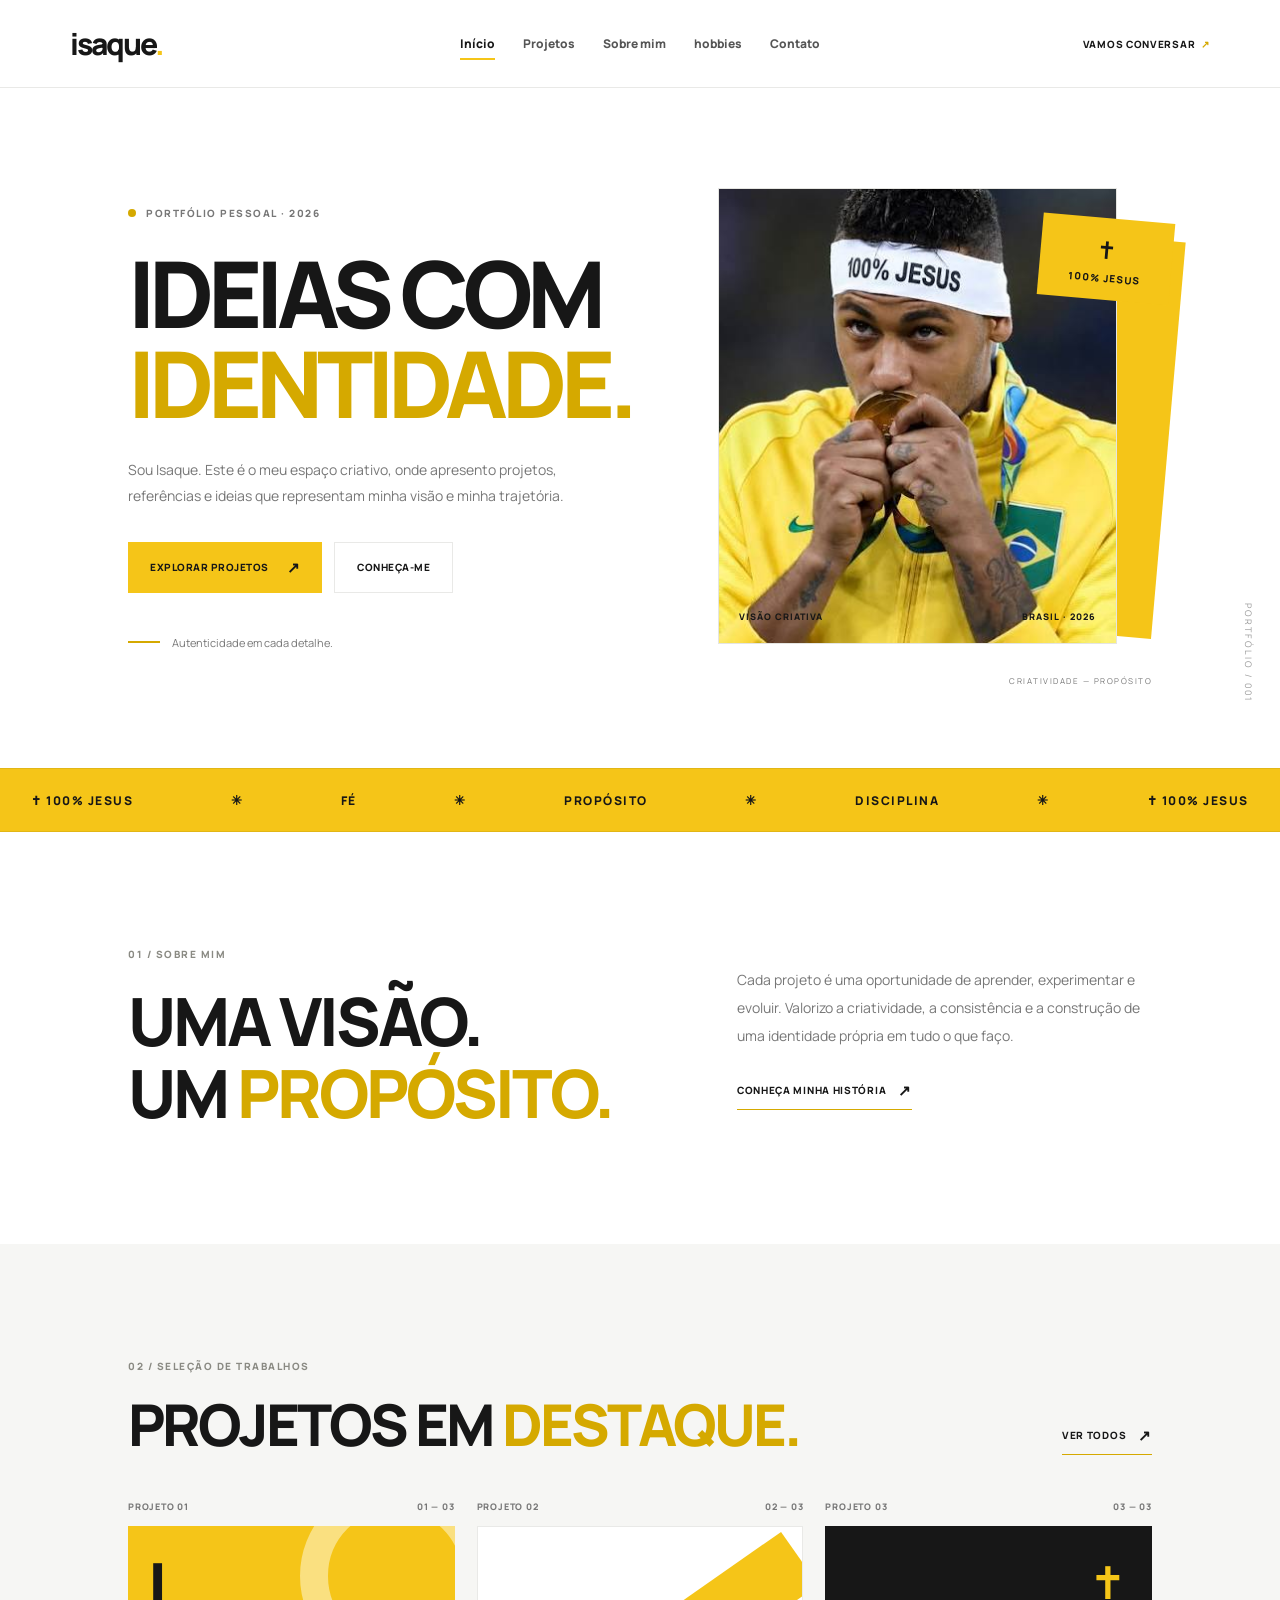
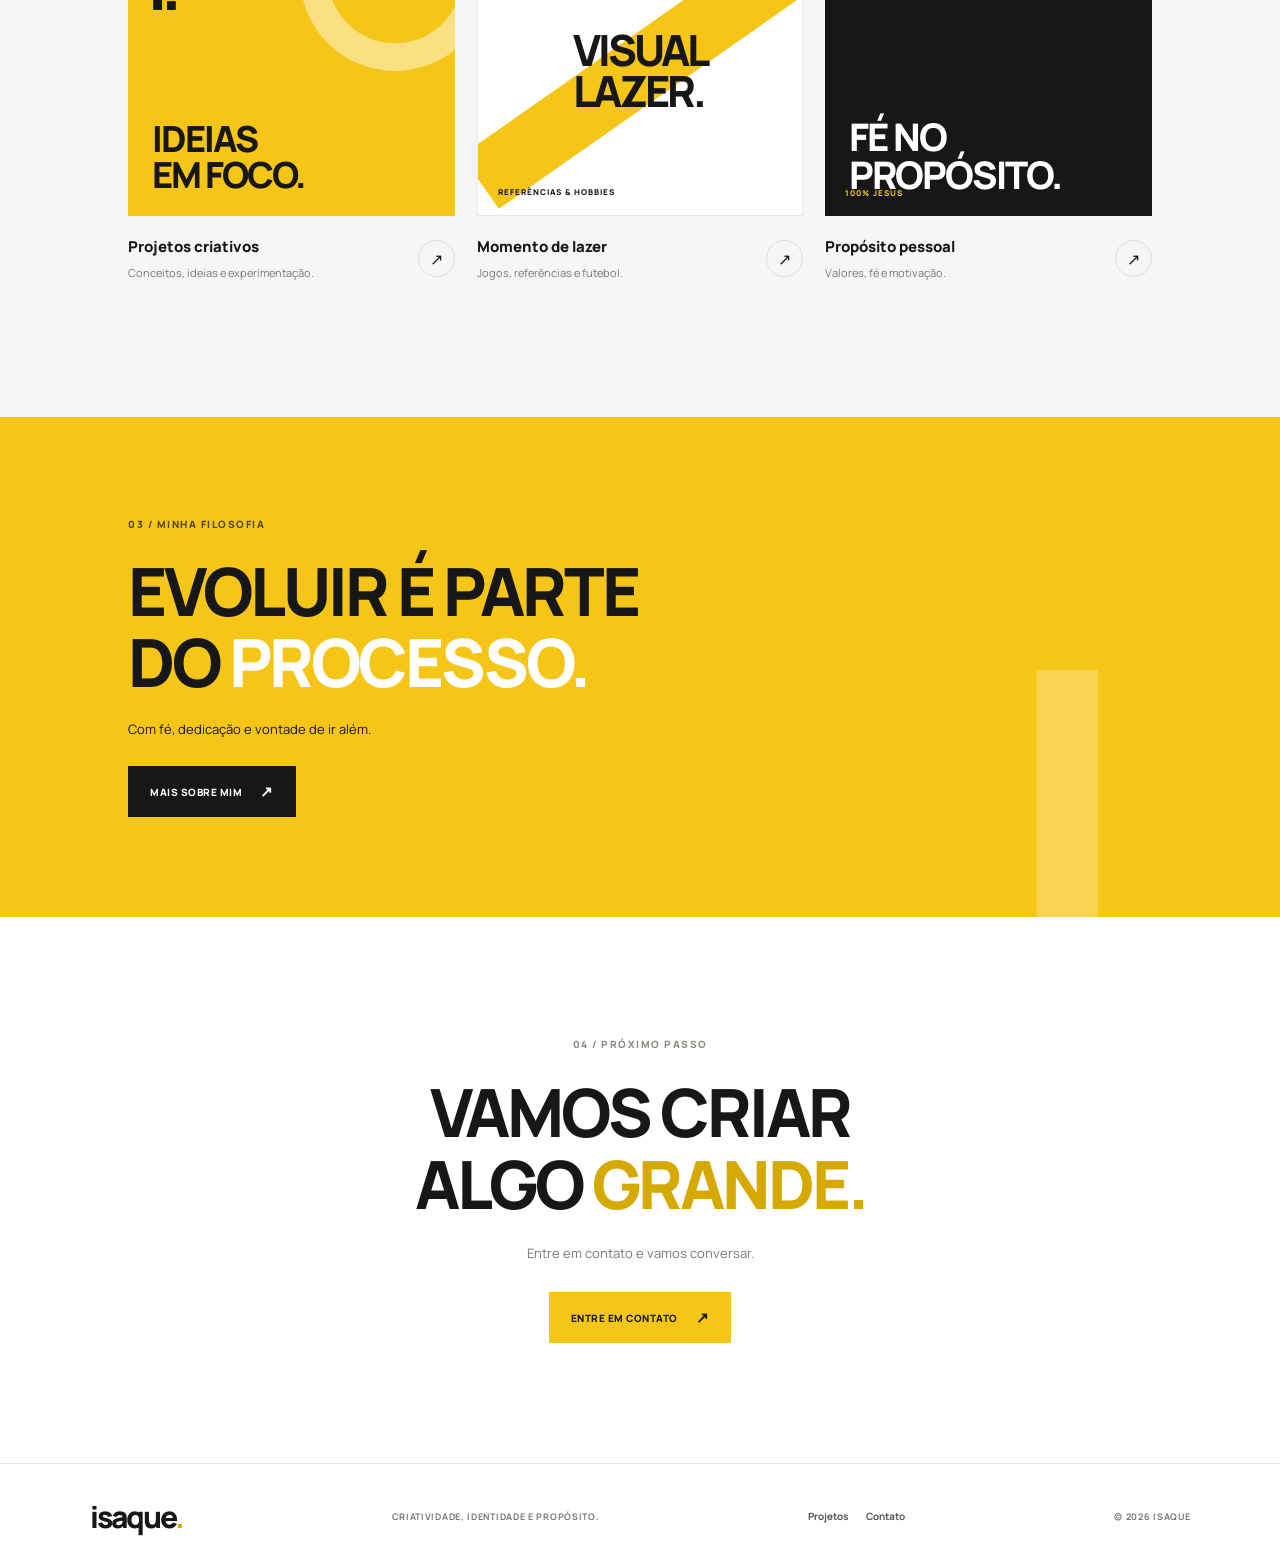
<file: index.html>
<!DOCTYPE html>
<html lang="pt-BR">
<head>
    <meta charset="UTF-8">
    <meta name="viewport" content="width=device-width, initial-scale=1.0">
    <meta name="description" content="Portfólio de Isaque — projetos, criatividade e identidade.">
    <title>Isaque — Portfólio</title>
    <link rel="stylesheet" href="style.css">
    <link rel="icon" type="image/jpeg" href="favicon.jpg">
</head>

<body>
    <div class="transicao-futebol" id="transicaoFutebol" aria-hidden="true">
        <div class="bola-futebol">⚽</div>
    </div>

    <header class="topo">
        <a href="index.html" class="logo">isaque<span>.</span></a>

        <nav class="menu">
            <a href="index.html" class="ativo">Início</a>
            <a href="projetos.html">Projetos</a>
            <a href="sobremim.html">Sobre mim</a>
            <a href="hobbies.html">hobbies</a>
            <a href="contato.html">Contato</a>
        </nav>

        <a href="contato.html" class="topo-contato">
            VAMOS CONVERSAR <span>↗</span>
        </a>
    </header>

   



    <main>

        <section class="hero">
            <div class="hero-conteudo">
                <div class="disponivel">
                    <span class="ponto"></span>
                    PORTFÓLIO PESSOAL · 2026
                </div>

                <h1>
                    IDEIAS COM<br>
                    <span>IDENTIDADE.</span>
                </h1>

                <p class="hero-descricao">
                    Sou Isaque. Este é o meu espaço criativo,
                    onde apresento projetos, referências e ideias
                    que representam minha visão e minha trajetória.
                </p>

                <div class="hero-acoes">
                    <a href="projetos.html" class="botao botao-amarelo">
                        EXPLORAR PROJETOS <span>↗</span>
                    </a>

                    <a href="sobremim.html" class="botao botao-branco">
                        CONHEÇA-ME
                    </a>
                </div>

                <div class="hero-assinatura">
                    <span class="assinatura-linha"></span>
                    <p>Autenticidade em cada detalhe.</p>
                </div>
            </div>

            <div class="hero-imagem">
                <div class="imagem-fundo"></div>

                <!-- Você pode substituir este bloco por uma foto sua -->
               
<div class="foto-placeholder">
    <span class="foto-numero">01 / ISAQUE</span>

    <img src="neymar.jpg" alt="Neymar"
         class="foto-neymar">

    <div class="foto-legenda">
        <span>VISÃO CRIATIVA</span>
        <span>BRASIL · 2026</span>
    </div>
</div>


                <div class="selo-jesus">
                    <span class="selo-cruz">✝</span>
                    <span>100% JESUS</span>
                </div>

                <div class="imagem-indice">CRIATIVIDADE — PROPÓSITO</div>
            </div>

            <span class="hero-lateral">PORTFÓLIO / 001</span>
        </section>

        <section class="faixa-jesus">
            <div class="faixa-conteudo">
                <span>✝ 100% JESUS</span>
                <span class="separador">✳</span>
                <span>FÉ</span>
                <span class="separador">✳</span>
                <span>PROPÓSITO</span>
                <span class="separador">✳</span>
                <span>DISCIPLINA</span>
                <span class="separador">✳</span>
                <span>✝ 100% JESUS</span>
            </div>
        </section>

        <section class="sobre-resumo secao">
            <div class="secao-titulo">
                <span class="secao-numero">01 / SOBRE MIM</span>
                <h2>UMA VISÃO.<br>UM <span>PROPÓSITO.</span></h2>
            </div>

            <div class="sobre-texto">
                <p>
                    Cada projeto é uma oportunidade de aprender,
                    experimentar e evoluir. Valorizo a criatividade,
                    a consistência e a construção de uma identidade
                    própria em tudo o que faço.
                </p>

                <a href="sobremim.html" class="link-texto">
                    CONHEÇA MINHA HISTÓRIA <span>↗</span>
                </a>
            </div>
        </section>

        <section class="projetos secao">
            <div class="projetos-topo">
                <div>
                    <span class="secao-numero">02 / SELEÇÃO DE TRABALHOS</span>
                    <h2>PROJETOS EM <span>DESTAQUE.</span></h2>
                </div>

                <a href="projetos.html" class="link-texto">
                    VER TODOS <span>↗</span>
                </a>
            </div>

            <div class="projetos-grid">

                <a href="projetos.html" class="projeto projeto-um">
                    <div class="projeto-meta">
                        <span>PROJETO 01</span>
                        <span>01 — 03</span>
                    </div>

                    <div class="projeto-arte arte-amarela">
                        <span class="arte-circulo"></span>
                        <span class="arte-letra">I.</span>
                        <span class="arte-texto">IDEIAS<br>EM FOCO.</span>
                    </div>

                    <div class="projeto-info">
                        <div>
                            <h3>Projetos criativos</h3>
                            <p>Conceitos, ideias e experimentação.</p>
                        </div>
                        <span class="projeto-seta">↗</span>
                    </div>
                </a>

                <a href="hobbies.html" class="projeto projeto-dois">
                    <div class="projeto-meta">
                        <span>PROJETO 02</span>
                        <span>02 — 03</span>
                    </div>

                    <div class="projeto-arte arte-clara">
                        <span class="arte-linha"></span>
                        <span class="arte-palavra">VISUAL<br>LAZER.</span>
                        <span class="arte-legenda">REFERÊNCIAS & HOBBIES</span>
                    </div>

                    <div class="projeto-info">
                        <div>
                            <h3>Momento de lazer</h3>
                            <p>Jogos, referências e futebol.</p>
                        </div>
                        <span class="projeto-seta">↗</span>
                    </div>
                </a>

                <a href="contato.html" class="projeto projeto-tres">
                    <div class="projeto-meta">
                        <span>PROJETO 03</span>
                        <span>03 — 03</span>
                    </div>

                    <div class="projeto-arte arte-preta">
                        <span class="arte-cruz">✝</span>
                        <span class="arte-texto">FÉ NO<br>PROPÓSITO.</span>
                        <span class="arte-legenda">100% JESUS</span>
                    </div>

                    <div class="projeto-info">
                        <div>
                            <h3>Propósito pessoal</h3>
                            <p>Valores, fé e motivação.</p>
                        </div>
                        <span class="projeto-seta">↗</span>
                    </div>
                </a>

            </div>
        </section>

        <section class="manifesto">
            <div class="manifesto-conteudo">
                <span class="secao-numero">03 / MINHA FILOSOFIA</span>
                <h2>
                    EVOLUIR É PARTE<br>
                    DO <span>PROCESSO.</span>
                </h2>
                <p>
                    Com fé, dedicação e vontade de ir além.
                </p>
                <a href="sobremim.html" class="botao botao-preto">
                    MAIS SOBRE MIM <span>↗</span>
                </a>
            </div>

            <div class="manifesto-marca">I<span>.</span></div>
        </section>

        <section class="contato-final">
            <span class="secao-numero">04 / PRÓXIMO PASSO</span>
            <h2>VAMOS CRIAR<br>ALGO <span>GRANDE.</span></h2>
            <p>Entre em contato e vamos conversar.</p>

            <a href="contato.html" class="botao botao-amarelo">
                ENTRE EM CONTATO <span>↗</span>
            </a>
        </section>

    </main>

    <footer class="rodape">
        <a href="index.html" class="logo">isaque<span>.</span></a>

        <p>CRIATIVIDADE, IDENTIDADE E PROPÓSITO.</p>

        <div class="rodape-links">
            <a href="projetos.html">Projetos</a>
            <a href="contato.html">Contato</a>
        </div>

        <span class="copyright">© 2026 ISAQUE</span>
    </footer>

</body>
</html>
</file>
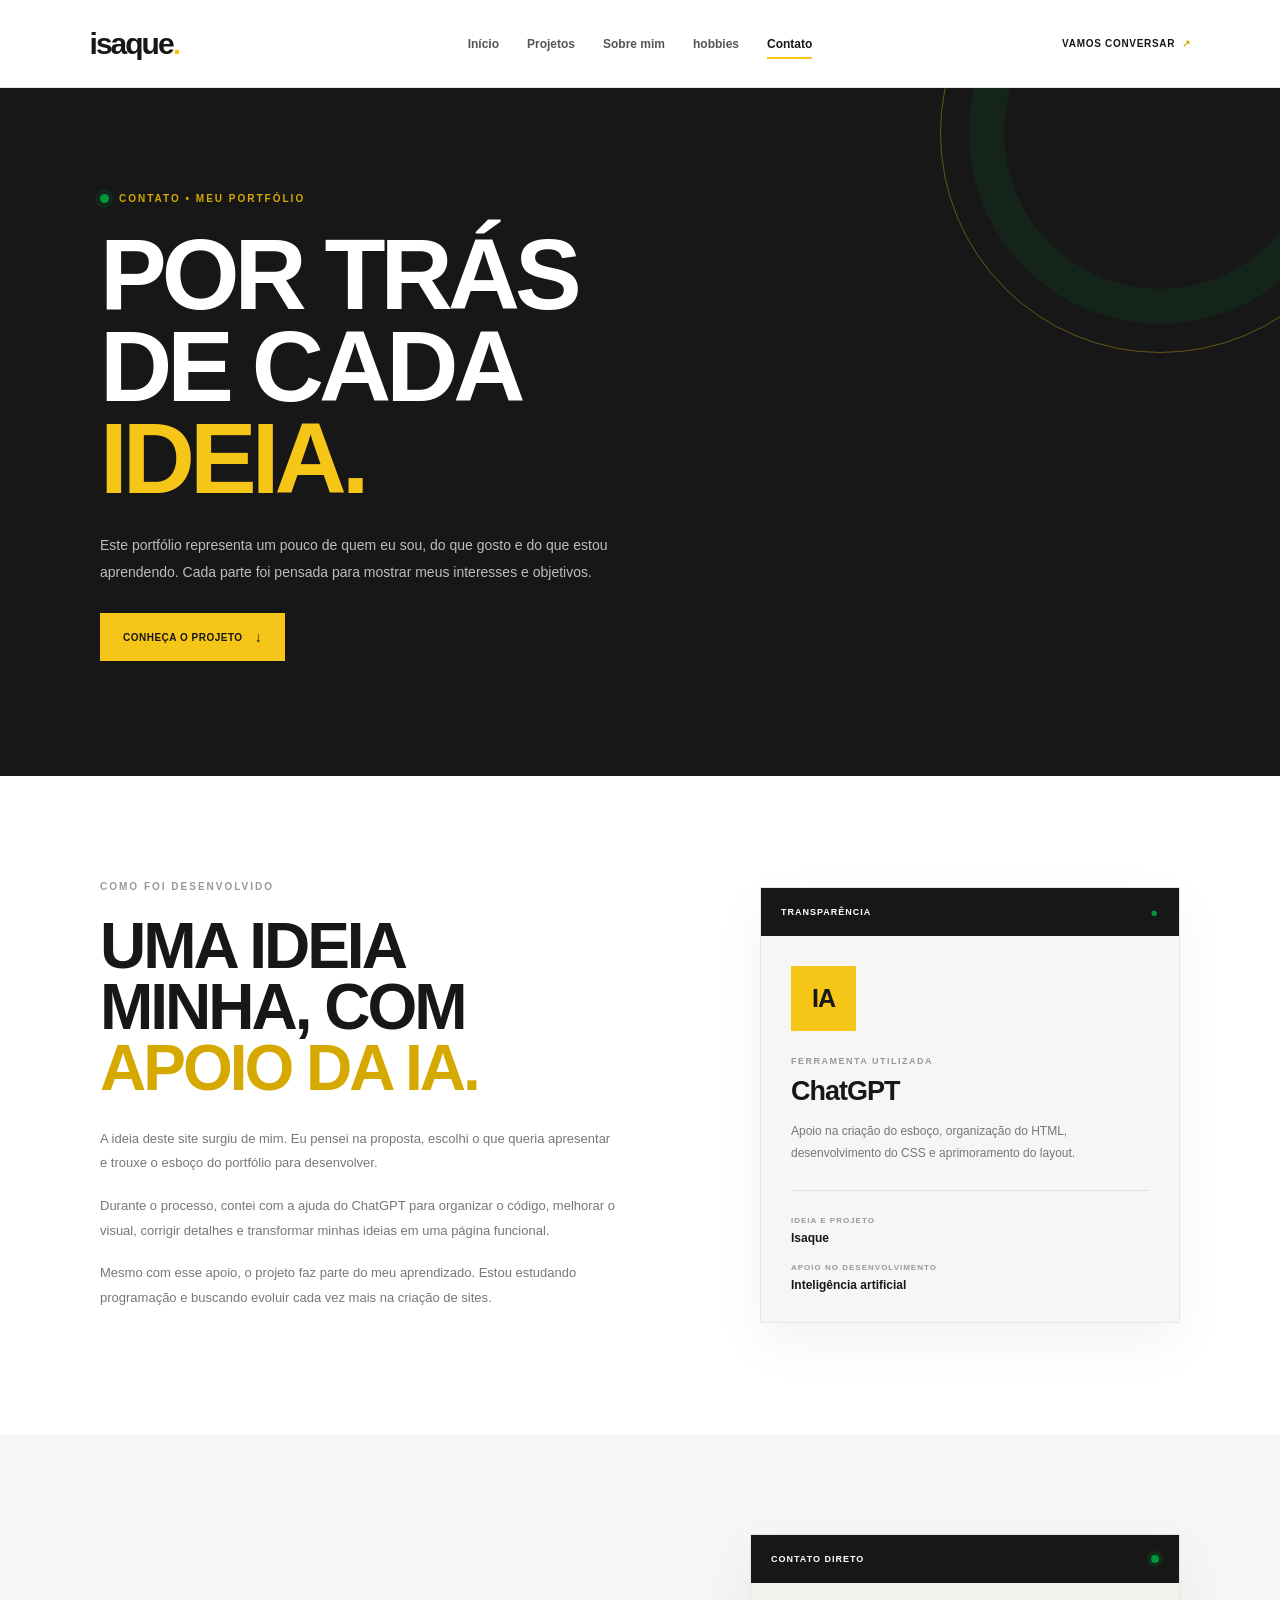
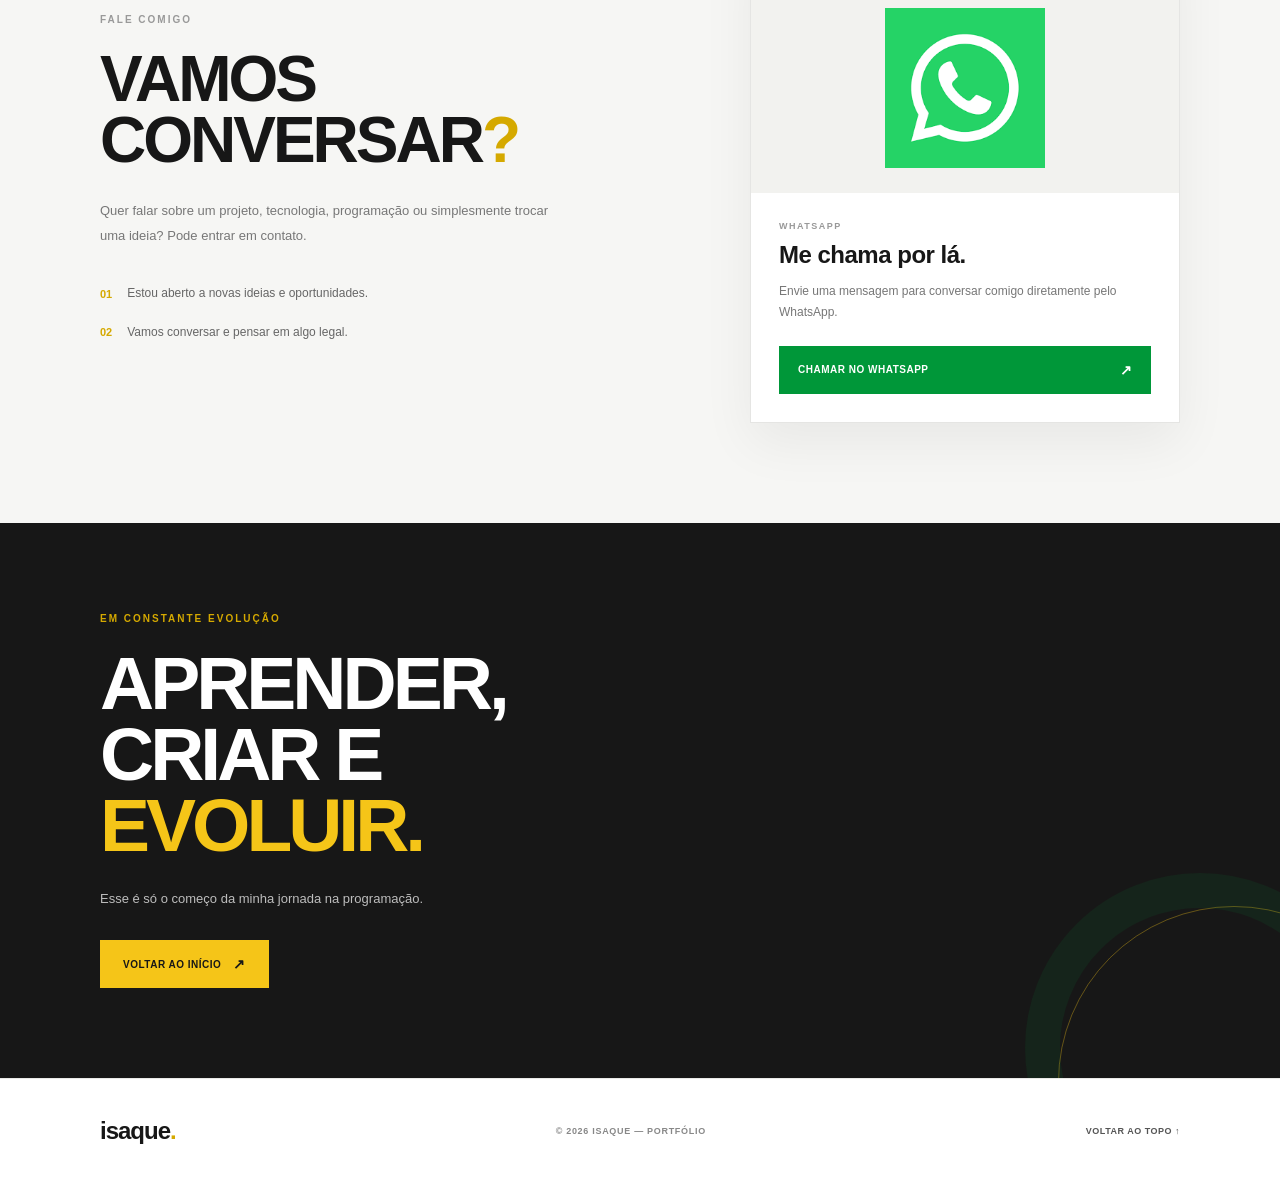
<file: contato.html>
<!DOCTYPE html>
<html lang="pt-br">
<head>
    <meta charset="UTF-8">
    <meta name="viewport" content="width=device-width, initial-scale=1.0">

    <title>Isaque — Contato</title>


    <link rel="stylesheet" href="style.css">
    <link rel="stylesheet" href="style5.css">
</head>

<body>

 
    <header class="topo">
        <a href="index.html" class="logo">isaque<span>.</span></a>

        <nav class="menu">
            <a href="index.html">Início</a>
            <a href="projetos.html">Projetos</a>
            <a href="sobremim.html">Sobre mim</a>
            <a href="hobbies.html">hobbies</a>
            <a href="contato.html" class="ativo">Contato</a>
        </nav>

        <a href="#contato" class="topo-contato">
            VAMOS CONVERSAR <span>↗</span>
        </a>
    </header>

    <section class="introducao">
        <div class="container">

            <p class="subtitulo">
                <span class="ponto"></span>
                CONTATO • MEU PORTFÓLIO
            </p>

            <h1>
                POR TRÁS<br>
                DE CADA<br>
                <span>IDEIA.</span>
            </h1>

            <p class="descricao">
                Este portfólio representa um pouco de quem eu sou,
                do que gosto e do que estou aprendendo. Cada parte
                foi pensada para mostrar meus interesses e objetivos.
            </p>

            <a href="#sobre-projeto" class="btn-amarelo">
                CONHEÇA O PROJETO <span>↓</span>
            </a>

        </div>

        <div class="intro-circulo"></div>
    </section>


    
    <section class="sobre-projeto" id="sobre-projeto">
        <div class="container">

            <div class="projeto-grid">

                <div class="projeto-texto">
                    <p class="subtitulo">COMO FOI DESENVOLVIDO</p>

                    <h2>
                        UMA IDEIA<br>
                        MINHA, COM<br>
                        <span>APOIO DA IA.</span>
                    </h2>

                    <p>
                        A ideia deste site surgiu de mim. Eu pensei na proposta,
                        escolhi o que queria apresentar e trouxe o esboço do
                        portfólio para desenvolver.
                    </p>

                    <p>
                        Durante o processo, contei com a ajuda do ChatGPT
                        para organizar o código, melhorar o visual, corrigir
                        detalhes e transformar minhas ideias em uma página
                        funcional.
                    </p>

                    <p>
                        Mesmo com esse apoio, o projeto faz parte do meu
                        aprendizado. Estou estudando programação e buscando
                        evoluir cada vez mais na criação de sites.
                    </p>
                </div>


                <div class="ia-card">

                    <div class="ia-card-topo">
                        <span>TRANSPARÊNCIA</span>
                        <span class="ia-status">●</span>
                    </div>

                    <div class="ia-card-conteudo">

                        <div class="ia-simbolo">IA</div>

                        <p class="ia-legenda">FERRAMENTA UTILIZADA</p>

                        <h3>ChatGPT</h3>

                        <p>
                            Apoio na criação do esboço, organização do HTML,
                            desenvolvimento do CSS e aprimoramento do layout.
                        </p>

                        <div class="ia-linha"></div>

                        <div class="ia-creditos">
                            <span>IDEIA E PROJETO</span>
                            <strong>Isaque</strong>
                        </div>

                        <div class="ia-creditos">
                            <span>APOIO NO DESENVOLVIMENTO</span>
                            <strong>Inteligência artificial</strong>
                        </div>

                    </div>
                </div>

            </div>
        </div>
    </section>


  
    <section class="contato" id="contato">
        <div class="container">

            <div class="contato-grid">

                <div class="contato-texto">
                    <p class="subtitulo">FALE COMIGO</p>

                    <h2>
                        VAMOS<br>
                        CONVERSAR<span>?</span>
                    </h2>

                    <p class="contato-descricao">
                        Quer falar sobre um projeto, tecnologia, programação
                        ou simplesmente trocar uma ideia? Pode entrar em contato.
                    </p>

                    <div class="contato-detalhe">
                        <span class="detalhe-numero">01</span>
                        <p>Estou aberto a novas ideias e oportunidades.</p>
                    </div>

                    <div class="contato-detalhe">
                        <span class="detalhe-numero">02</span>
                        <p>Vamos conversar e pensar em algo legal.</p>
                    </div>
                </div>


              
                <div class="whatsapp-card">

                    <div class="whatsapp-topo">
                        <span>CONTATO DIRETO</span>
                        <span class="status-online"></span>
                    </div>

                    <div class="whatsapp-imagem">
                        <img src="whatts.jpg" alt="Imagem relacionada ao WhatsApp">
                    </div>

                    <div class="whatsapp-conteudo">
                        <p class="whatsapp-legenda">WHATSAPP</p>

                        <h3>Me chama por lá.</h3>

                        <p>
                            Envie uma mensagem para conversar comigo
                            diretamente pelo WhatsApp.
                        </p>

                      
                        <a
                            href="https://wa.me/5519981367645"
                            target="_blank"
                            rel="noopener noreferrer"
                            class="btn-whatsapp"
                        >
                            CHAMAR NO WHATSAPP <span>↗</span>
                        </a>
                    </div>

                </div>

            </div>
        </div>
    </section>


  

    <section class="final">
        <div class="container">

            <p class="subtitulo">EM CONSTANTE EVOLUÇÃO</p>

            <h2>
                APRENDER,<br>
                CRIAR E<br>
                <span>EVOLUIR.</span>
            </h2>

            <p class="final-descricao">
                Esse é só o começo da minha jornada na programação.
            </p>

            <a href="index.html" class="btn-amarelo">
                VOLTAR AO INÍCIO <span>↗</span>
            </a>

        </div>
    </section>

<footer class="rodape">
        <div class="container">

            <a href="index.html" class="logo-footer">
                isaque<span>.</span>
            </a>

            <p>© 2026 ISAQUE — PORTFÓLIO</p>

            <a href="#top" class="voltar-topo">VOLTAR AO TOPO ↑</a>

        </div>
    </footer>


    <script src="https://cdn.jsdelivr.net/npm/bootstrap@5.3.3/dist/js/bootstrap.bundle.min.js"></script>

</body>
</html>
</file>
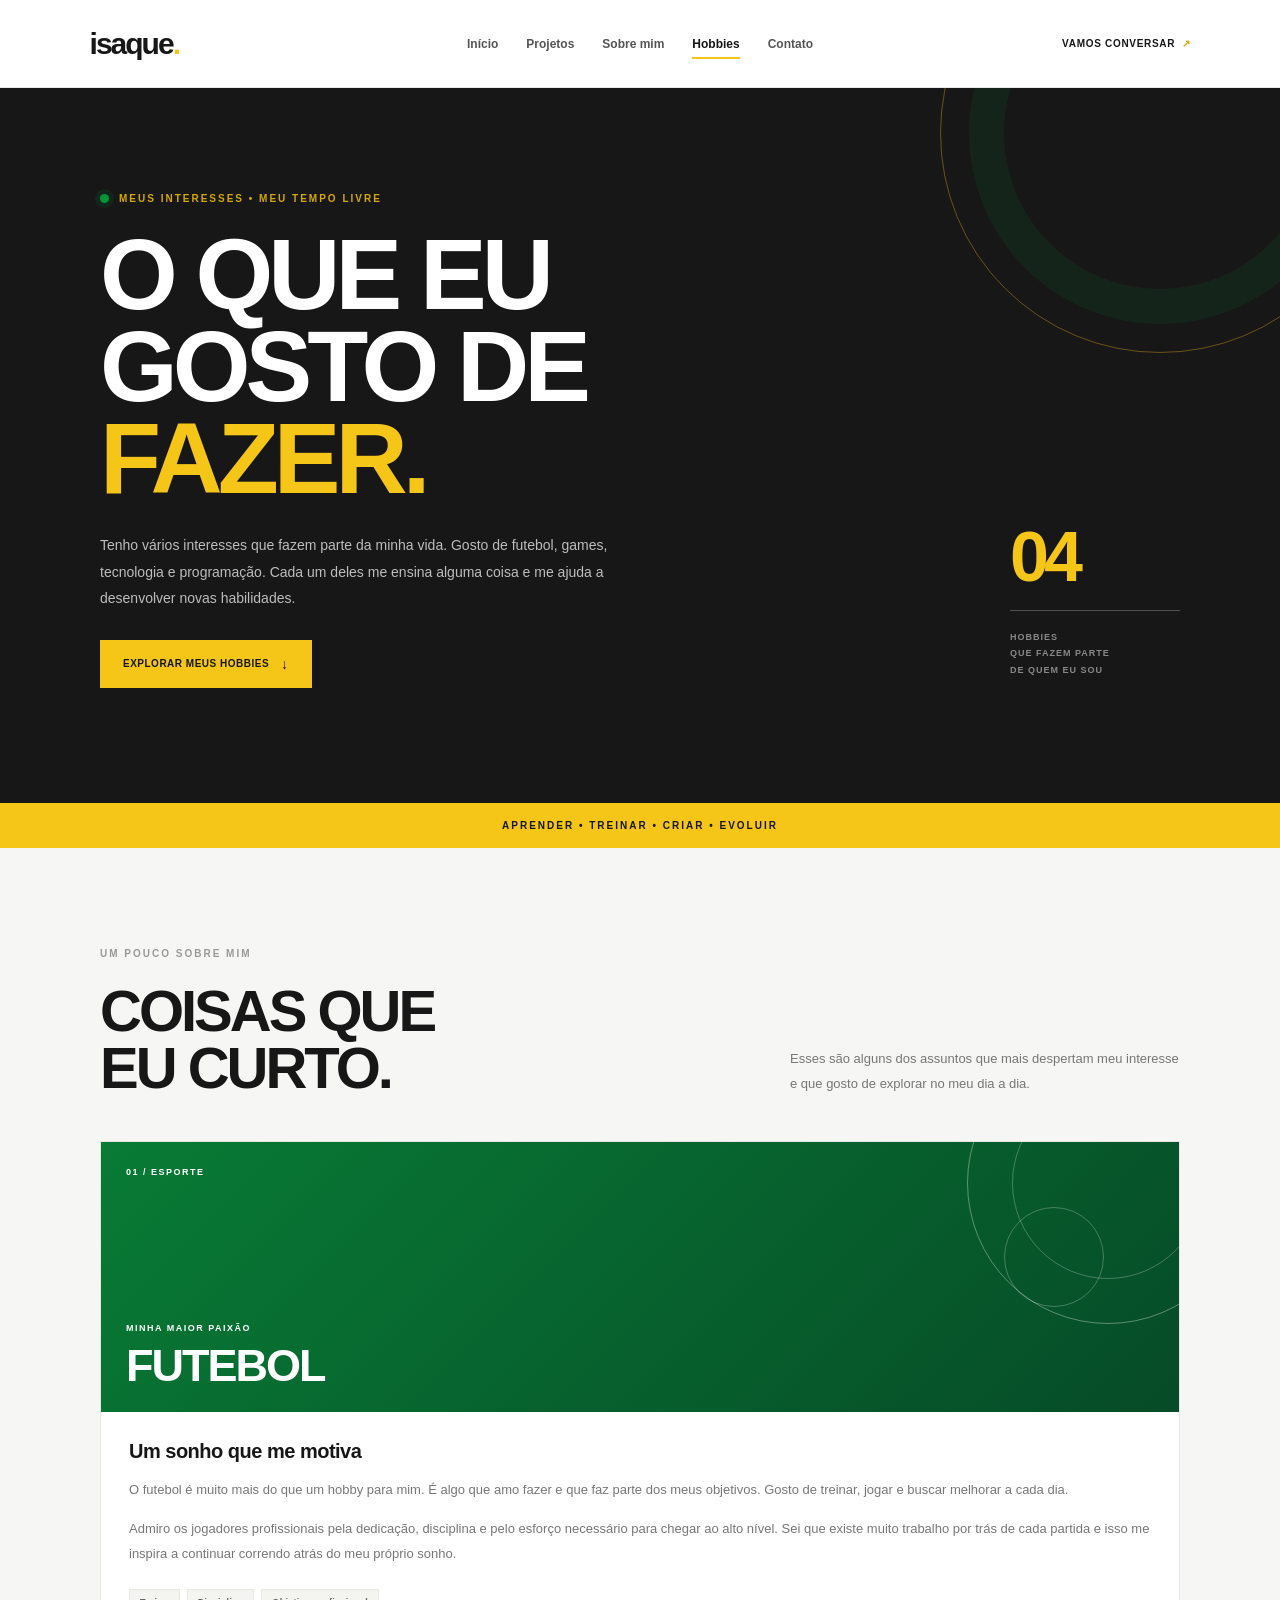
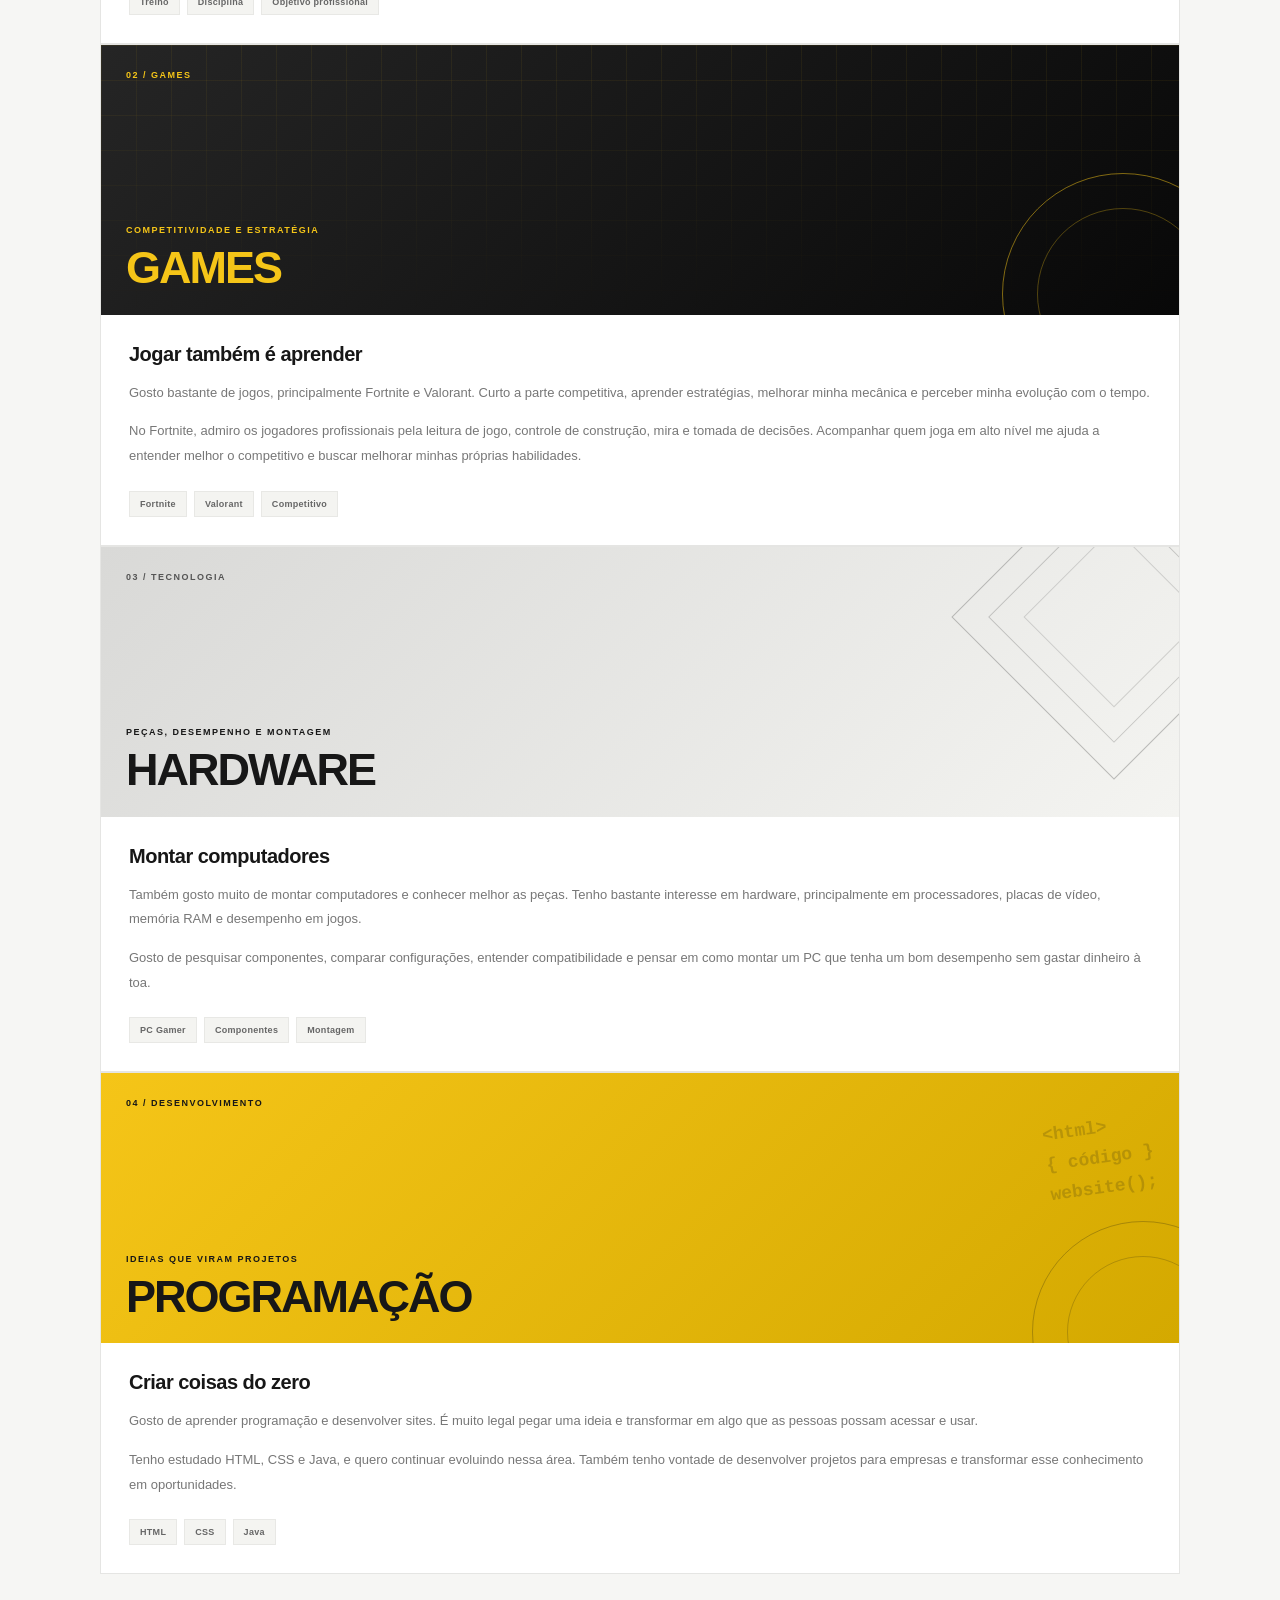
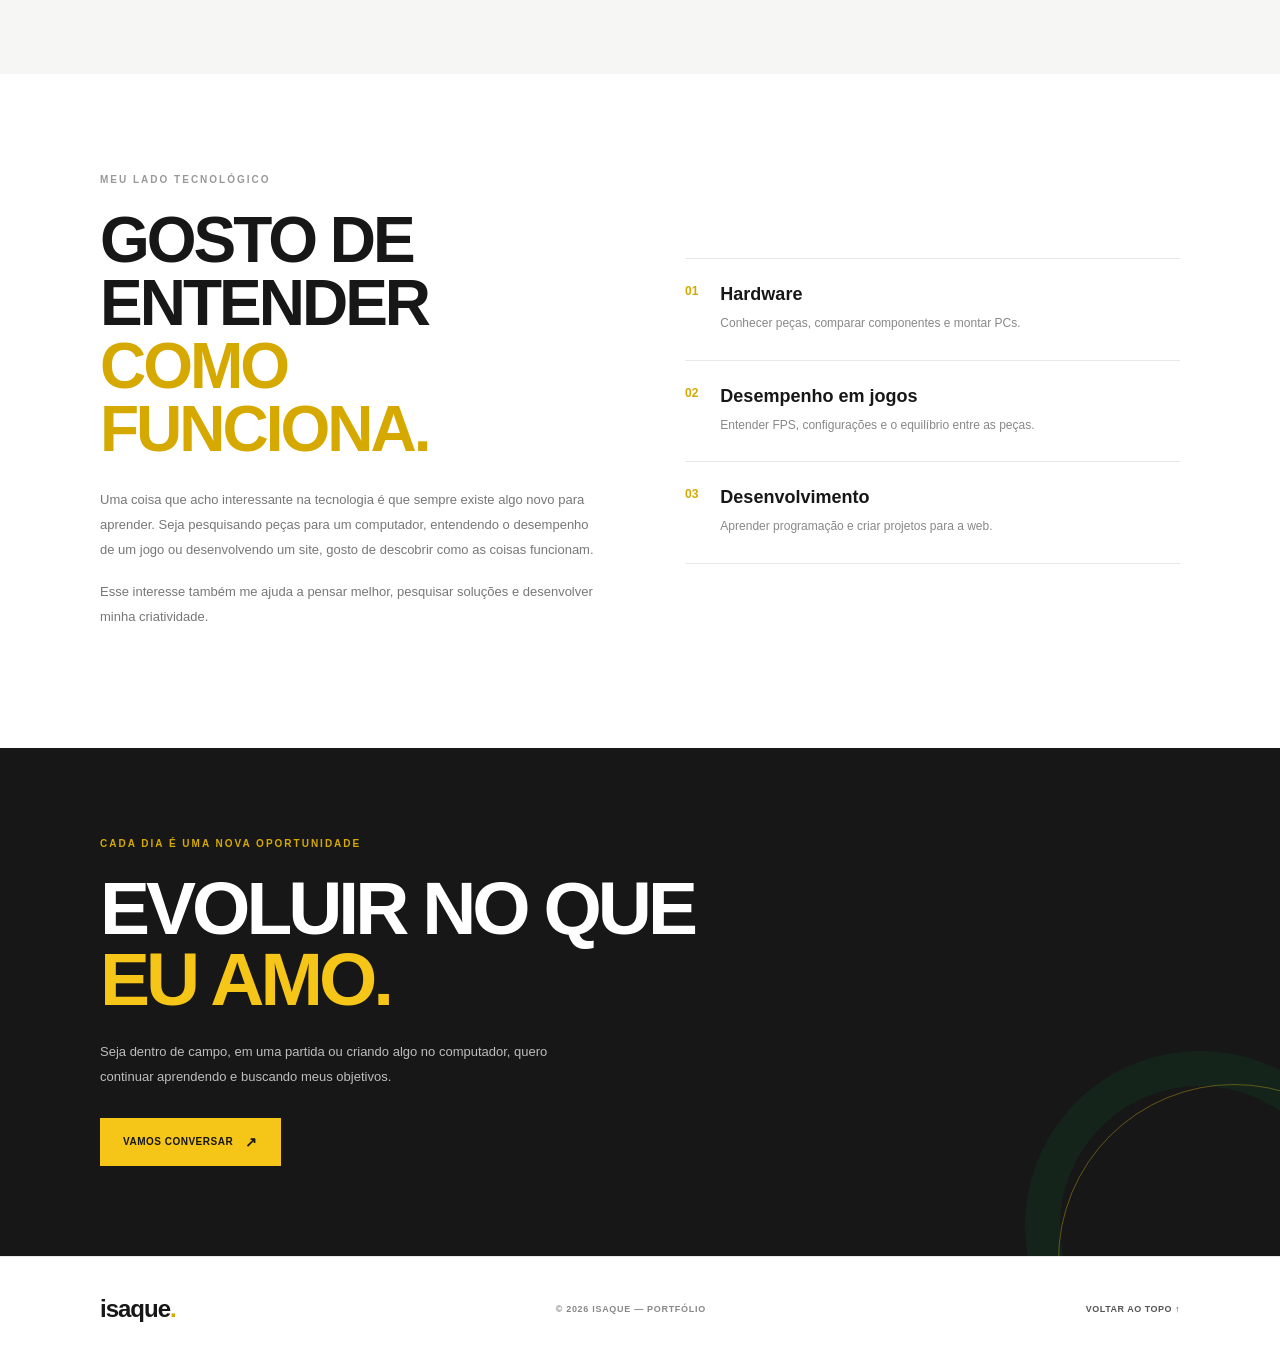
<file: hobbies.html>
<!DOCTYPE html>
<html lang="pt-br">
<head>
    <meta charset="UTF-8">
    <meta name="viewport" content="width=device-width, initial-scale=1.0">

    <title>Isaque — Hobbies</title>


    <link rel="stylesheet" href="style.css">
    <link rel="stylesheet" href="style4.css">
</head>

<body>

    <header class="topo">
        <a href="index.html" class="logo">isaque<span>.</span></a>

        <nav class="menu">
            <a href="index.html">Início</a>
            <a href="projetos.html">Projetos</a>
            <a href="sobremim.html">Sobre mim</a>
            <a href="hobbies.html" class="ativo">Hobbies</a>
            <a href="contato.html">Contato</a>
        </nav>

        <a href="contato.html" class="topo-contato">
            VAMOS CONVERSAR <span>↗</span>
        </a>
    </header>


    
    <section class="introducao">
        <div class="container">
            <div class="intro-conteudo">

                <p class="subtitulo">
                    <span class="ponto"></span>
                    MEUS INTERESSES • MEU TEMPO LIVRE
                </p>

                <h1>
                    O QUE EU<br>
                    GOSTO DE<br>
                    <span>FAZER.</span>
                </h1>

                <p class="descricao">
                    Tenho vários interesses que fazem parte da minha vida.
                    Gosto de futebol, games, tecnologia e programação.
                    Cada um deles me ensina alguma coisa e me ajuda
                    a desenvolver novas habilidades.
                </p>

                <a href="#meus-hobbies" class="btn-amarelo">
                    EXPLORAR MEUS HOBBIES <span>↓</span>
                </a>

            </div>

            <div class="intro-lateral">
                <div class="intro-numero">04</div>
                <div class="intro-linha"></div>
                <p>HOBBIES<br>QUE FAZEM PARTE<br>DE QUEM EU SOU</p>
            </div>
        </div>

        <div class="intro-circulo"></div>
    </section>


    <section class="faixa">
        <div class="container">
            <p>
                APRENDER • TREINAR • CRIAR • EVOLUIR
            </p>
        </div>
    </section>


    <section class="hobbies" id="meus-hobbies">
        <div class="container">

            <div class="titulo-secao">
                <div>
                    <p class="subtitulo">UM POUCO SOBRE MIM</p>
                    <h2>COISAS QUE<br>EU CURTO.</h2>
                </div>

                <p class="texto-titulo">
                    Esses são alguns dos assuntos que mais despertam
                    meu interesse e que gosto de explorar no meu dia a dia.
                </p>
            </div>


            <div class="row g-4">

                <div class="col-lg-6">
                    <article class="hobby-card card-futebol">

                        <div class="card-visual visual-futebol">
                            <span class="card-numero">01 / ESPORTE</span>

                            <div class="visual-circulo"></div>

                            <div class="visual-titulo">
                                <p>MINHA MAIOR PAIXÃO</p>
                                <h3>FUTEBOL</h3>
                            </div>
                        </div>

                        <div class="card-conteudo">
                            <h4>Um sonho que me motiva</h4>

                            <p>
                                O futebol é muito mais do que um hobby para mim.
                                É algo que amo fazer e que faz parte dos meus
                                objetivos. Gosto de treinar, jogar e buscar
                                melhorar a cada dia.
                            </p>

                            <p>
                                Admiro os jogadores profissionais pela dedicação,
                                disciplina e pelo esforço necessário para chegar
                                ao alto nível. Sei que existe muito trabalho por
                                trás de cada partida e isso me inspira a continuar
                                correndo atrás do meu próprio sonho.
                            </p>

                            <div class="card-tags">
                                <span>Treino</span>
                                <span>Disciplina</span>
                                <span>Objetivo profissional</span>
                            </div>
                        </div>

                    </article>
                </div>


             
                <div class="col-lg-6">
                    <article class="hobby-card card-games">

                        <div class="card-visual visual-games">
                            <span class="card-numero">02 / GAMES</span>

                            <div class="visual-grid"></div>

                            <div class="visual-titulo">
                                <p>COMPETITIVIDADE E ESTRATÉGIA</p>
                                <h3>GAMES</h3>
                            </div>
                        </div>

                        <div class="card-conteudo">
                            <h4>Jogar também é aprender</h4>

                            <p>
                                Gosto bastante de jogos, principalmente
                                Fortnite e Valorant. Curto a parte competitiva,
                                aprender estratégias, melhorar minha mecânica
                                e perceber minha evolução com o tempo.
                            </p>

                            <p>
                                No Fortnite, admiro os jogadores profissionais
                                pela leitura de jogo, controle de construção,
                                mira e tomada de decisões. Acompanhar quem joga
                                em alto nível me ajuda a entender melhor o
                                competitivo e buscar melhorar minhas próprias
                                habilidades.
                            </p>

                            <div class="card-tags">
                                <span>Fortnite</span>
                                <span>Valorant</span>
                                <span>Competitivo</span>
                            </div>
                        </div>

                    </article>
                </div>


                <div class="col-lg-6">
                    <article class="hobby-card card-hardware">

                        <div class="card-visual visual-hardware">
                            <span class="card-numero">03 / TECNOLOGIA</span>

                            <div class="hardware-linhas"></div>

                            <div class="visual-titulo">
                                <p>PEÇAS, DESEMPENHO E MONTAGEM</p>
                                <h3>HARDWARE</h3>
                            </div>
                        </div>

                        <div class="card-conteudo">
                            <h4>Montar computadores</h4>

                            <p>
                                Também gosto muito de montar computadores
                                e conhecer melhor as peças. Tenho bastante
                                interesse em hardware, principalmente em
                                processadores, placas de vídeo, memória RAM
                                e desempenho em jogos.
                            </p>

                            <p>
                                Gosto de pesquisar componentes, comparar
                                configurações, entender compatibilidade e
                                pensar em como montar um PC que tenha um
                                bom desempenho sem gastar dinheiro à toa.
                            </p>

                            <div class="card-tags">
                                <span>PC Gamer</span>
                                <span>Componentes</span>
                                <span>Montagem</span>
                            </div>
                        </div>

                    </article>
                </div>


                <div class="col-lg-6">
                    <article class="hobby-card card-programacao">

                        <div class="card-visual visual-programacao">
                            <span class="card-numero">04 / DESENVOLVIMENTO</span>

                            <div class="codigo-decorativo">
                                <span>&lt;html&gt;</span>
                                <span>{ código }</span>
                                <span>website();</span>
                            </div>

                            <div class="visual-titulo">
                                <p>IDEIAS QUE VIRAM PROJETOS</p>
                                <h3>PROGRAMAÇÃO</h3>
                            </div>
                        </div>

                        <div class="card-conteudo">
                            <h4>Criar coisas do zero</h4>

                            <p>
                                Gosto de aprender programação e desenvolver
                                sites. É muito legal pegar uma ideia e transformar
                                em algo que as pessoas possam acessar e usar.
                            </p>

                            <p>
                                Tenho estudado HTML, CSS e Java, e quero
                                continuar evoluindo nessa área. Também tenho
                                vontade de desenvolver projetos para empresas
                                e transformar esse conhecimento em oportunidades.
                            </p>

                            <div class="card-tags">
                                <span>HTML</span>
                                <span>CSS</span>
                                <span>Java</span>
                            </div>
                        </div>

                    </article>
                </div>

            </div>
        </div>
    </section>


   
    <section class="tecnologia">
        <div class="container">

            <div class="tecnologia-grid">

                <div class="tecnologia-texto">
                    <p class="subtitulo">MEU LADO TECNOLÓGICO</p>

                    <h2>
                        GOSTO DE<br>
                        ENTENDER<br>
                        <span>COMO FUNCIONA.</span>
                    </h2>

                    <p>
                        Uma coisa que acho interessante na tecnologia é que
                        sempre existe algo novo para aprender. Seja pesquisando
                        peças para um computador, entendendo o desempenho de
                        um jogo ou desenvolvendo um site, gosto de descobrir
                        como as coisas funcionam.
                    </p>

                    <p>
                        Esse interesse também me ajuda a pensar melhor,
                        pesquisar soluções e desenvolver minha criatividade.
                    </p>
                </div>


                <div class="tecnologia-lista">

                    <div class="item-tecnologia">
                        <span class="item-numero">01</span>
                        <div>
                            <h3>Hardware</h3>
                            <p>Conhecer peças, comparar componentes e montar PCs.</p>
                        </div>
                    </div>

                    <div class="item-tecnologia">
                        <span class="item-numero">02</span>
                        <div>
                            <h3>Desempenho em jogos</h3>
                            <p>Entender FPS, configurações e o equilíbrio entre as peças.</p>
                        </div>
                    </div>

                    <div class="item-tecnologia">
                        <span class="item-numero">03</span>
                        <div>
                            <h3>Desenvolvimento</h3>
                            <p>Aprender programação e criar projetos para a web.</p>
                        </div>
                    </div>

                </div>

            </div>
        </div>
    </section>



    <section class="final">
        <div class="container">

            <p class="subtitulo">CADA DIA É UMA NOVA OPORTUNIDADE</p>

            <h2>
                EVOLUIR NO QUE<br>
                <span>EU AMO.</span>
            </h2>

            <p>
                Seja dentro de campo, em uma partida ou criando algo
                no computador, quero continuar aprendendo e buscando
                meus objetivos.
            </p>

            <a href="contato.html" class="btn-amarelo">
                VAMOS CONVERSAR <span>↗</span>
            </a>

        </div>
    </section>



    <footer class="rodape">
        <div class="container">
            <a href="index.html" class="logo-footer">isaque<span>.</span></a>

            <p>© 2026 ISAQUE — PORTFÓLIO</p>

            <a href="#top" class="voltar-topo">VOLTAR AO TOPO ↑</a>
        </div>
    </footer>


    <script src="https://cdn.jsdelivr.net/npm/bootstrap@5.3.3/dist/js/bootstrap.bundle.min.js"></script>

</body>
</html>
</file>
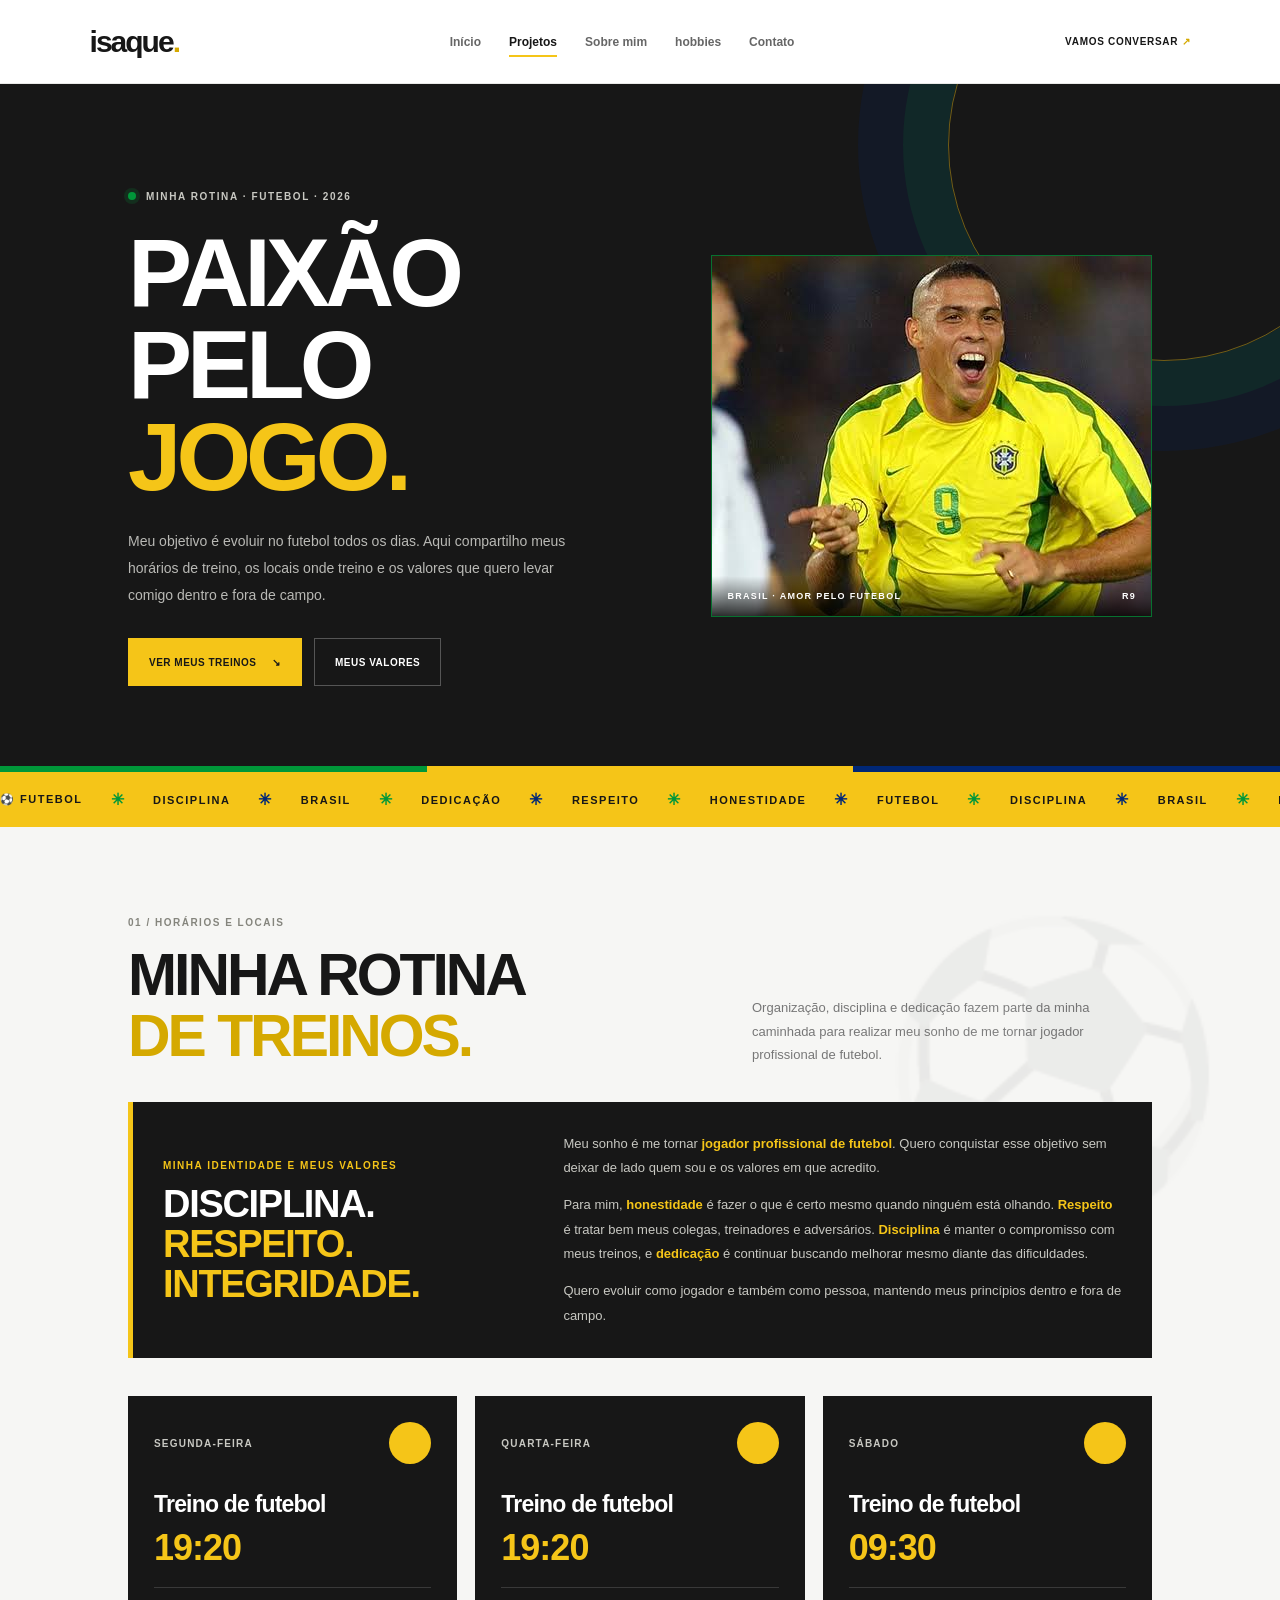
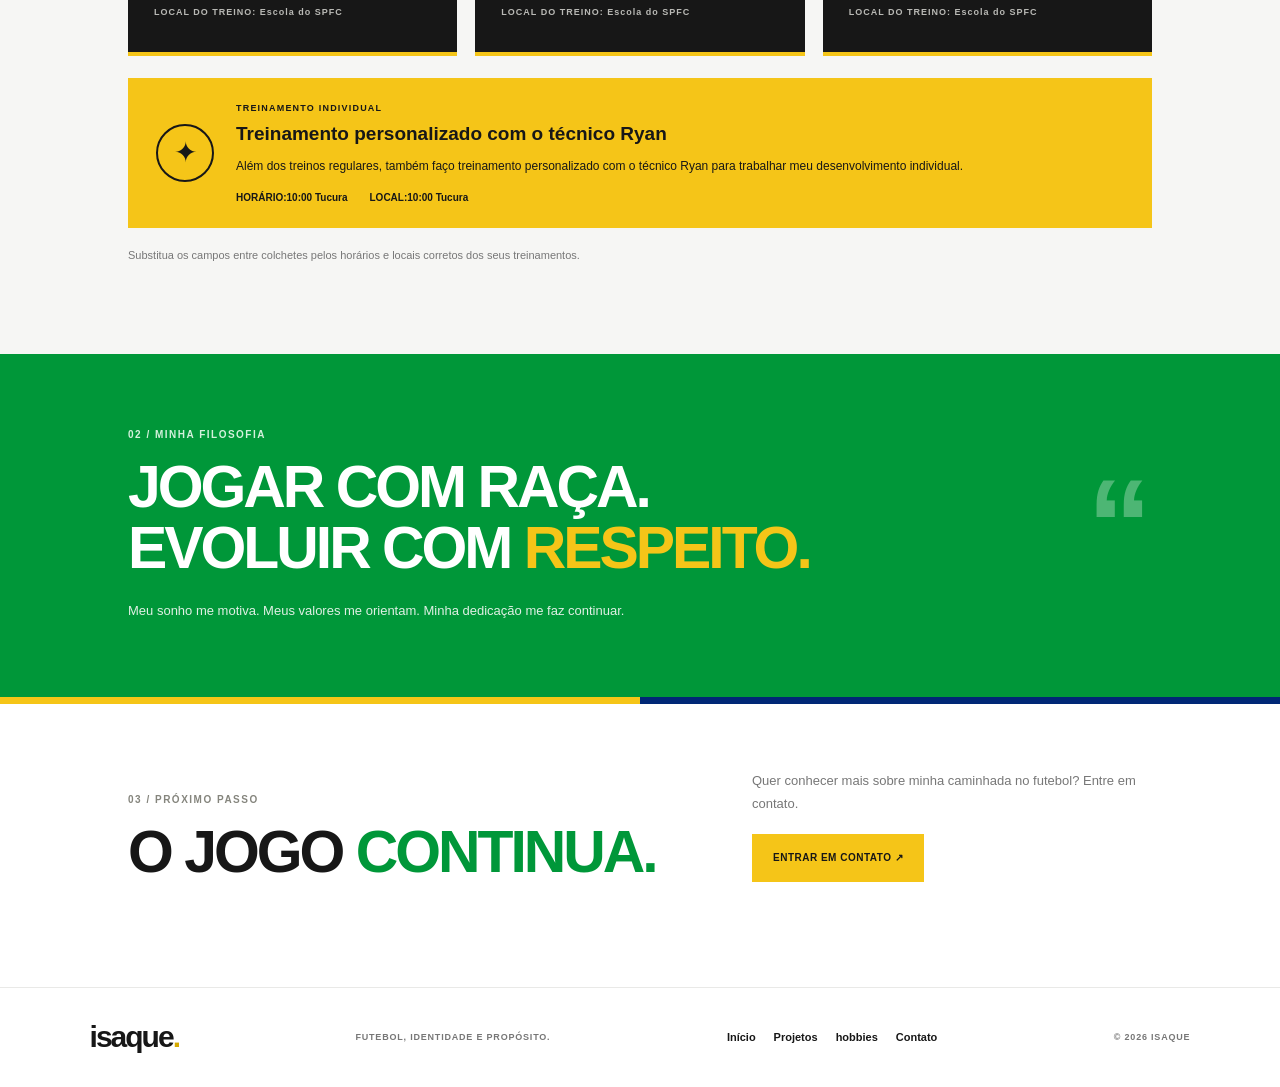
<file: index2.html>
<!DOCTYPE html>
<html lang="pt-BR">
<head>
  <meta charset="UTF-8">
  <meta name="viewport" content="width=device-width, initial-scale=1.0">
  <meta name="description" content="Minha rotina de treinos, meus valores e meu sonho no futebol.">
  <title>Isaque — Minha Rotina de Futebol</title>
  <link rel="stylesheet" href="style2.css">
</head>
<body>
  <div class="app" id="topo">

    <header class="topo">
      <a href="index.html" class="logo">isaque<span>.</span></a>

      <nav class="menu" aria-label="Navegação principal">
        <a href="index.html">Início</a>
        <a href="index2.html" class="ativo" aria-current="page">Projetos</a>
        <a href="index3.html">Sobre mim</a>
        <a href="index4.html">hobbies</a>
        <a href="index5.html">Contato</a>
      </nav>

      <a href="index5.html" class="topo-contato">
        VAMOS CONVERSAR <span>↗</span>
      </a>
    </header>

    <main>
      <section class="hero">
        <div class="hero-grid">

          <div class="hero-content">
            <div class="eyebrow">
              <span class="dot"></span>
              MINHA ROTINA · FUTEBOL · 2026
            </div>

            <h1>
              PAIXÃO PELO<br>
              <span>JOGO.</span>
            </h1>

            <p>
              Meu objetivo é evoluir no futebol todos os dias.
              Aqui compartilho meus horários de treino, os locais
              onde treino e os valores que quero levar comigo
              dentro e fora de campo.
            </p>

            <div class="hero-actions">
              <a class="btn btn-yellow" href="#rotina">
                VER MEUS TREINOS <span>↘</span>
              </a>

              <a class="btn btn-outline" href="#valores">
                MEUS VALORES
              </a>
            </div>
          </div>

          <div class="pitch has-photo" aria-label="Foto do R9">
            <img
              class="Ronaldo-photo"
              src="images.jpg"
              alt="R9 RUMO AO TOPO"
              onerror="if(!this.dataset.fallback){this.dataset.fallback='1';this.src='neymar.jpg'}else if(this.dataset.fallback==='1'){this.dataset.fallback='2';this.src='neymar.png'}else{this.style.display='none'}"
            >

            <div class="pitch-label">
              <span>BRASIL · AMOR PELO FUTEBOL</span>
              <span>R9</span>
            </div>
          </div>

        </div>
      </section>

      <div class="flag-stripe"></div>

      <div class="ticker" aria-label="Valores do futebol">
        <div class="ticker-inner">
          <span>⚽ FUTEBOL</span>
          <span class="star">✳</span>
          <span>DISCIPLINA</span>
          <span class="star blue">✳</span>
          <span>BRASIL</span>
          <span class="star">✳</span>
          <span>DEDICAÇÃO</span>
          <span class="star blue">✳</span>
          <span>RESPEITO</span>
          <span class="star">✳</span>
          <span>HONESTIDADE</span>
          <span class="star blue">✳</span>
          <span>FUTEBOL</span>
          <span class="star">✳</span>
          <span>DISCIPLINA</span>
          <span class="star blue">✳</span>
          <span>BRASIL</span>
          <span class="star">✳</span>
          <span>DEDICAÇÃO</span>
          <span class="star blue">✳</span>
          <span>RESPEITO</span>
          <span class="star">✳</span>
          <span>HONESTIDADE</span>
          <span class="star blue">✳</span>
        </div>
      </div>

     
      <section class="section schedule-section" id="rotina">

        <div class="section-head">
          <div>
            <span class="kicker">01 / HORÁRIOS E LOCAIS</span>
            <h2>
              MINHA ROTINA<br>
              <span class="yellow">DE TREINOS.</span>
            </h2>
          </div>

          <p class="section-intro">
            Organização, disciplina e dedicação fazem parte
            da minha caminhada para realizar meu sonho de
            me tornar jogador profissional de futebol.
          </p>
        </div>

       
        <div class="football-about" id="valores">
          <div>
            <span class="about-label">
              MINHA IDENTIDADE E MEUS VALORES
            </span>

            <h3>
              DISCIPLINA.<br>
              <span class="yellow-text">
                RESPEITO. INTEGRIDADE.
              </span>
            </h3>
          </div>

          <div class="about-text">
            <p>
              Meu sonho é me tornar
              <strong>jogador profissional de futebol</strong>.
              Quero conquistar esse objetivo sem deixar de lado
              quem sou e os valores em que acredito.
            </p>

            <p>
              Para mim, <strong>honestidade</strong> é fazer
              o que é certo mesmo quando ninguém está olhando.
              <strong>Respeito</strong> é tratar bem meus colegas,
              treinadores e adversários.
              <strong>Disciplina</strong> é manter o compromisso
              com meus treinos, e <strong>dedicação</strong> é
              continuar buscando melhorar mesmo diante das
              dificuldades.
            </p>

            <p>
              Quero evoluir como jogador e também como pessoa,
              mantendo meus princípios dentro e fora de campo.
            </p>
          </div>
        </div>

        
        <div class="schedule-grid">

          <article class="training-card">
            <div class="training-day">
              <span>SEGUNDA-FEIRA</span>
              <span class="training-icon"></span>
            </div>

            <h3>Treino de futebol</h3>
            <div class="training-time">19:20</div>

            <div class="training-location">
              <span class="location-label">LOCAL DO TREINO:
                Escola do SPFC
              </span>
              
            </div>
          </article>

          <article class="training-card">
            <div class="training-day">
              <span>QUARTA-FEIRA</span>
              <span class="training-icon"></span>
            </div>

            <h3>Treino de futebol</h3>
            <div class="training-time">19:20</div>

            <div class="training-location">
              <span class="location-label">LOCAL DO TREINO:
                Escola do SPFC</span>
              
            </div>
          </article>

          <article class="training-card">
            <div class="training-day">
              <span>SÁBADO</span>
              <span class="training-icon"></span>
            </div>

            <h3>Treino de futebol</h3>
            <div class="training-time">09:30</div>

            <div class="training-location">
              <span class="location-label">LOCAL DO TREINO:
                Escola do SPFC</span>
              
            </div>
          </article>

        </div>

        
        <div class="coach-panel">
          <div class="coach-mark">✦</div>

          <div>
            <span class="coach-label">
              TREINAMENTO INDIVIDUAL
            </span>

            <h3>Treinamento personalizado com o técnico Ryan</h3>

            <p>
              Além dos treinos regulares, também faço
              treinamento personalizado com o técnico Ryan
              para trabalhar meu desenvolvimento individual.
            </p>

            <div class="coach-details">
              <span>HORÁRIO:10:00 <strong>Tucura</strong></span>
              <span>LOCAL:10:00 <strong>Tucura</strong></span>
            </div>
          </div>
        </div>

        <p class="schedule-footnote">
          Substitua os campos entre colchetes pelos horários
          e locais corretos dos seus treinamentos.
        </p>

      </section>

      <section class="quote" id="filosofia">
        <div>
          <span class="kicker">02 / MINHA FILOSOFIA</span>

          <h2>
            JOGAR COM RAÇA.<br>
            EVOLUIR COM <span>RESPEITO.</span>
          </h2>

          <p>
            Meu sonho me motiva. Meus valores me orientam.
            Minha dedicação me faz continuar.
          </p>
        </div>

        <div class="quote-mark" aria-hidden="true">“</div>
      </section>

      <div class="quote-bottom"></div>

     
      <section class="section next-step">
        <div class="section-head">
          <div>
            <span class="kicker">03 / PRÓXIMO PASSO</span>
            <h2>
              O JOGO <span class="green">CONTINUA.</span>
            </h2>
          </div>

          <div class="next-step-action">
            <p class="section-intro">
              Quer conhecer mais sobre minha caminhada
              no futebol? Entre em contato.
            </p>

            <a class="btn btn-yellow" href="index5.html">
              ENTRAR EM CONTATO ↗
            </a>
          </div>
        </div>
      </section>

    </main>

    <footer class="footer">
      <a href="index.html" class="logo">isaque<span>.</span></a>

      <p>FUTEBOL, IDENTIDADE E PROPÓSITO.</p>

      <div class="footer-links">
        <a href="index.html">Início</a>
        <a href="index3.html">Projetos</a>
        <a href="index4.html">hobbies</a>
        <a href="index5.html">Contato</a>
      </div>

      <span class="copyright">© 2026 ISAQUE</span>
    </footer>

  </div>
</body>
</html>
</file>
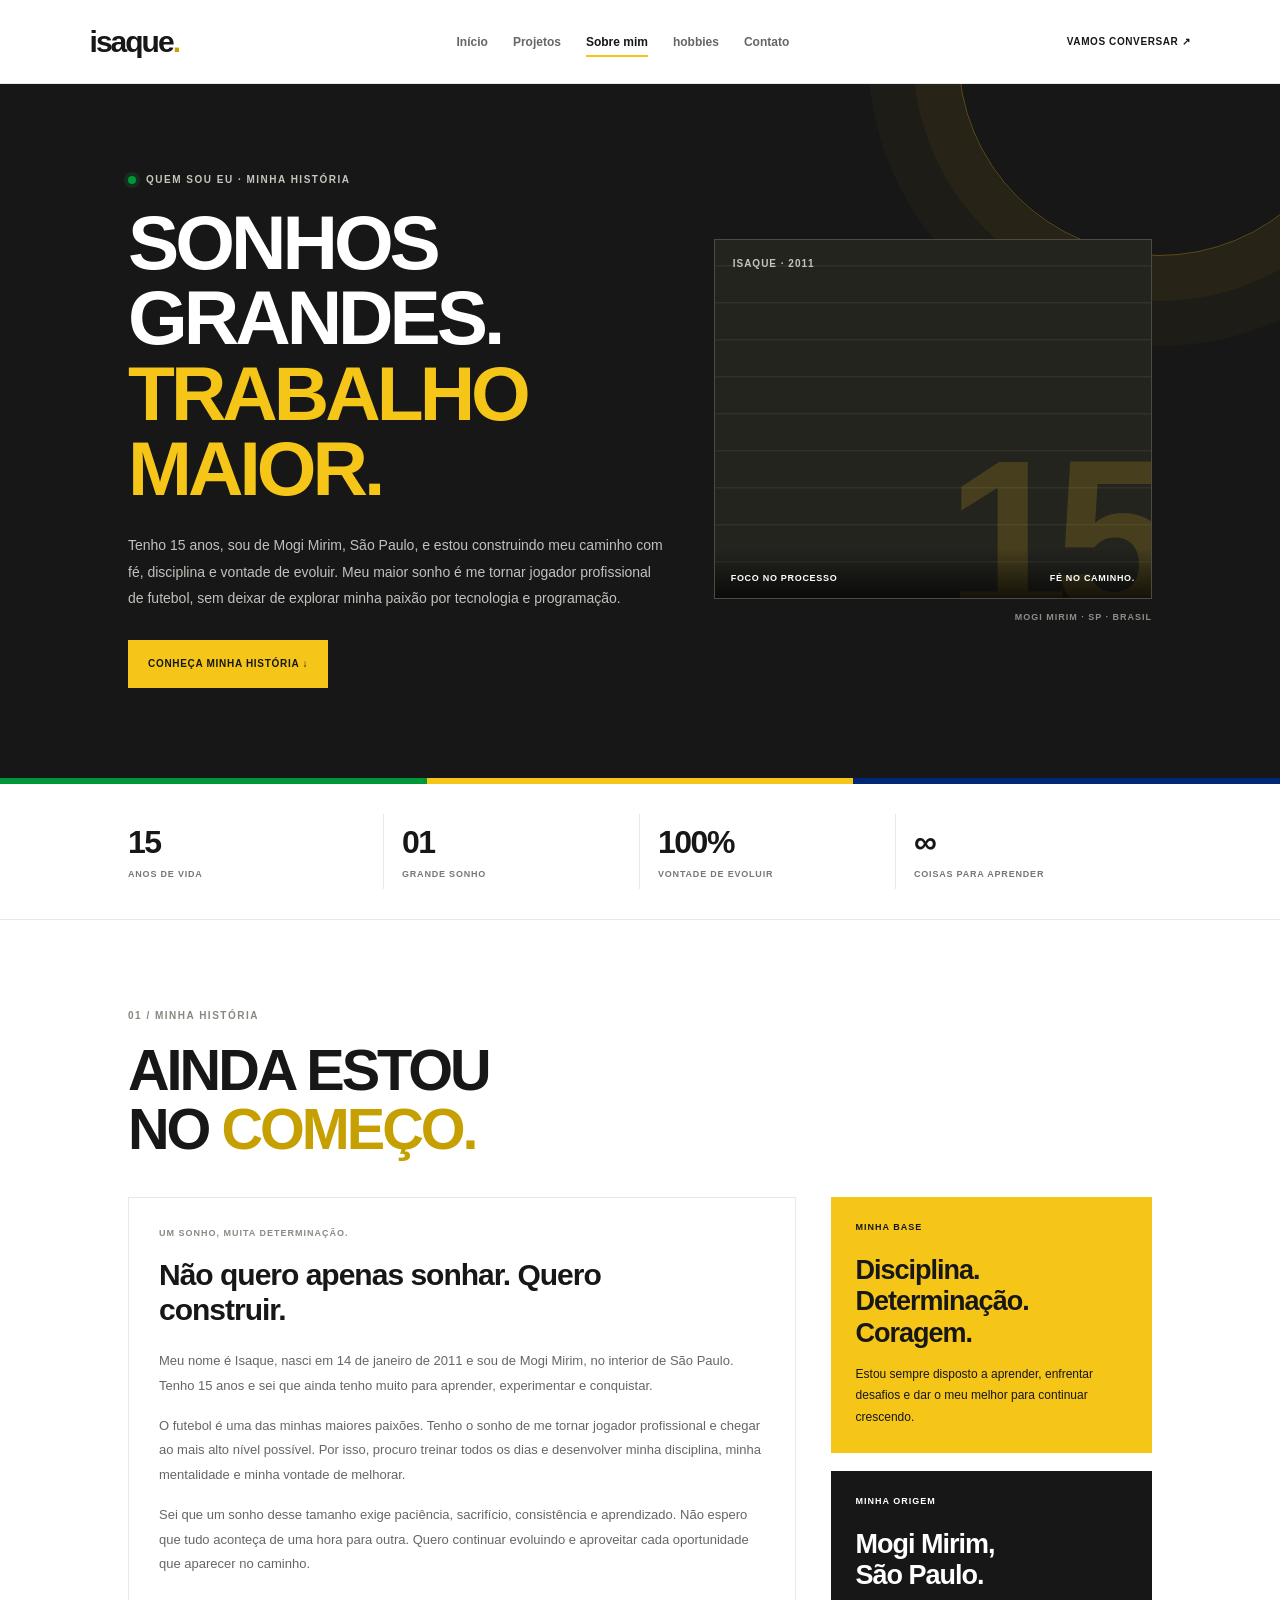
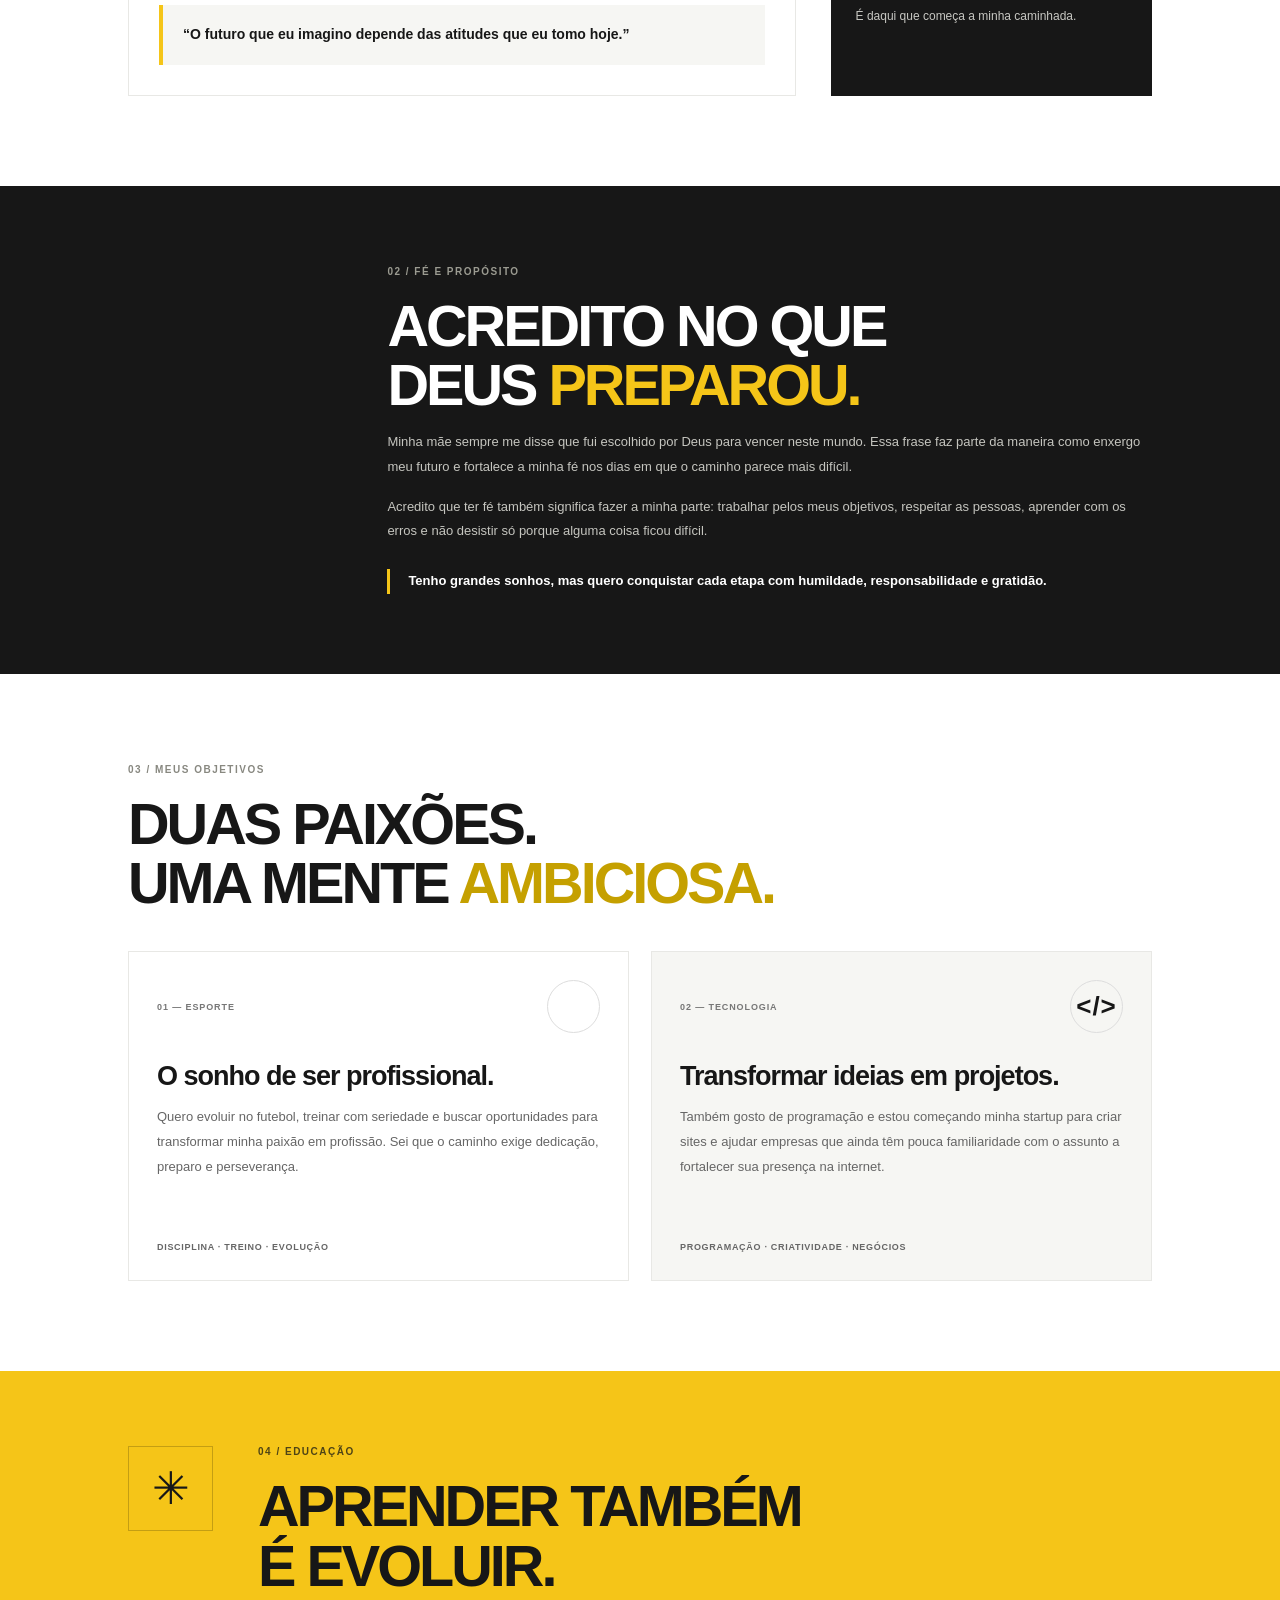
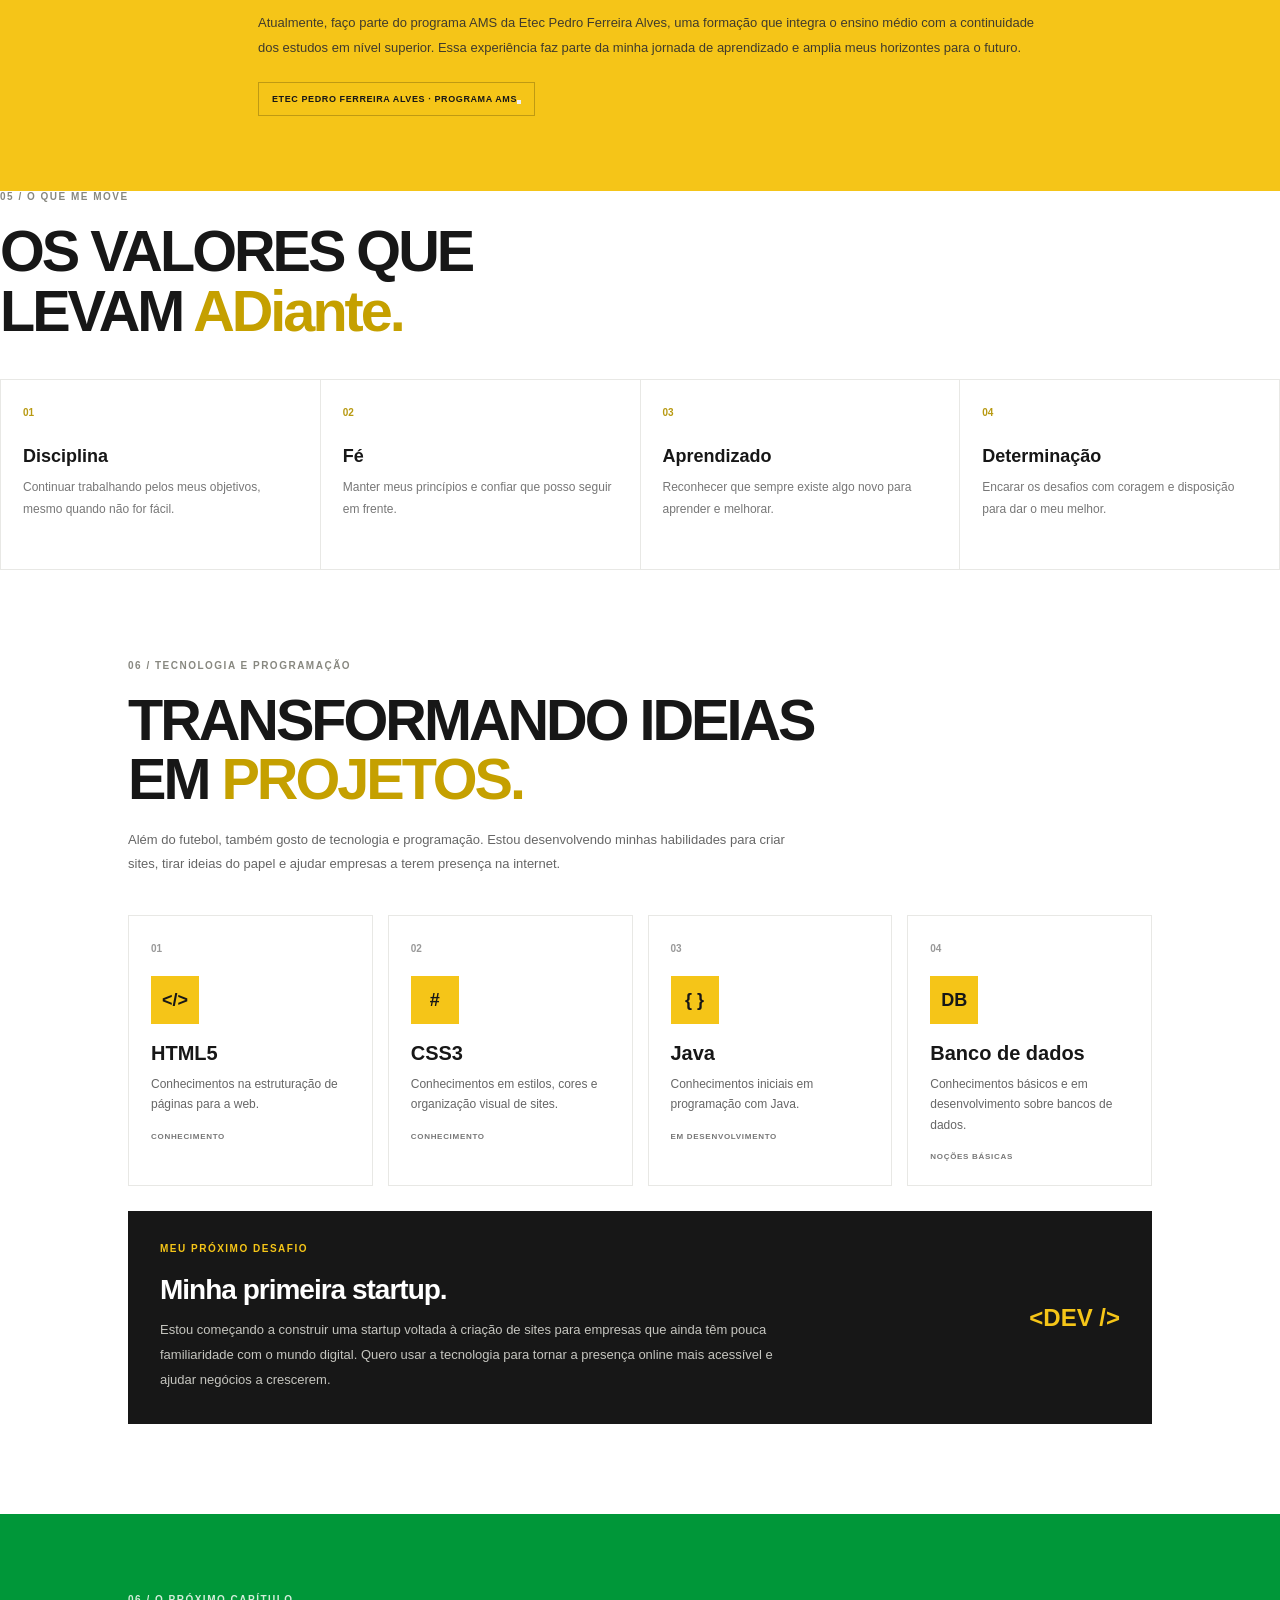
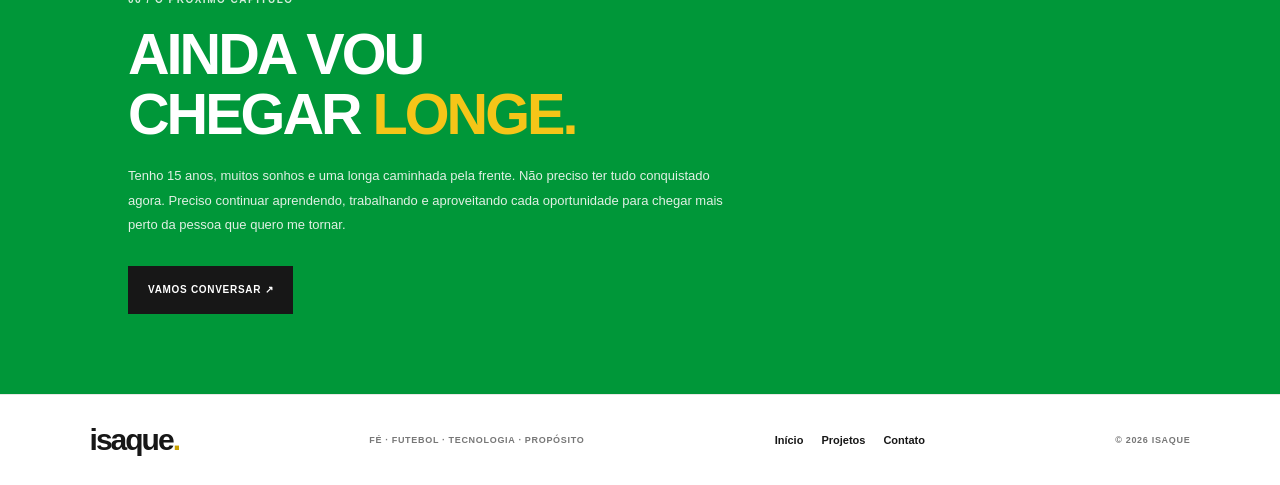
<file: index3.html>
<!DOCTYPE html>
<html lang="pt-BR">
<head>
  <meta charset="UTF-8">
  <meta name="viewport" content="width=device-width, initial-scale=1.0">
  <meta name="description" content="Conheça Isaque: futebol, fé, disciplina e tecnologia.">
  <title>Sobre mim — Isaque</title>
  <link rel="stylesheet" href="style3.css">
</head>
<body>

<header class="topo">
  <a href="index.html" class="logo">isaque<span>.</span></a>

  <nav class="menu">
    <a href="index.html">Início</a>
    <a href="index2.html">Projetos</a>
    <a href="index3.html" class="ativo">Sobre mim</a>
    <a href="index4.html">hobbies</a>
    <a href="index5.html">Contato</a>
  </nav>

  <a href="index5.html" class="topo-contato">VAMOS CONVERSAR ↗</a>
</header>

<main>
  <section class="hero">
    <div class="hero-content">
      <span class="eyebrow"><span class="dot"></span> QUEM SOU EU · MINHA HISTÓRIA</span>

      <h1>SONHOS<br>GRANDES.<br><span>TRABALHO MAIOR.</span></h1>

      <p class="hero-desc">
        Tenho 15 anos, sou de Mogi Mirim, São Paulo, e estou construindo
        meu caminho com fé, disciplina e vontade de evoluir. Meu maior
        sonho é me tornar jogador profissional de futebol, sem deixar de
        explorar minha paixão por tecnologia e programação.
      </p>

      <a href="#minha-historia" class="btn">CONHEÇA MINHA HISTÓRIA ↓</a>
    </div>

    <div class="hero-art">
      <div class="art-frame">
        <span class="frame-label">ISAQUE · 2011</span>
        <div class="football"></div>
        <span class="giant-number">15</span>
        <div class="art-caption">
          <span>FOCO NO PROCESSO</span>
          <span>FÉ NO CAMINHO.</span>
        </div>
      </div>
      <div class="side-note">MOGI MIRIM · SP · BRASIL</div>
    </div>
  </section>

  <div class="stripe"></div>

  <section class="stats">
    <div class="stat">
      <strong>15</strong>
      <span>ANOS DE VIDA</span>
    </div>
    <div class="stat">
      <strong>01</strong>
      <span>GRANDE SONHO</span>
    </div>
    <div class="stat">
      <strong>100%</strong>
      <span>VONTADE DE EVOLUIR</span>
    </div>
    <div class="stat">
      <strong>∞</strong>
      <span>COISAS PARA APRENDER</span>
    </div>
  </section>

  <section class="section" id="minha-historia">
    <div class="section-heading">
      <span class="kicker">01 / MINHA HISTÓRIA</span>
      <h2>AINDA ESTOU<br>NO <span>COMEÇO.</span></h2>
    </div>

    <div class="story-grid">
      <article class="story-main">
        <span class="story-index">UM SONHO, MUITA DETERMINAÇÃO.</span>
        <h3>Não quero apenas sonhar. Quero construir.</h3>

        <p>
          Meu nome é Isaque, nasci em 14 de janeiro de 2011 e sou de
          Mogi Mirim, no interior de São Paulo. Tenho 15 anos e sei que
          ainda tenho muito para aprender, experimentar e conquistar.
        </p>

        <p>
          O futebol é uma das minhas maiores paixões. Tenho o sonho de
          me tornar jogador profissional e chegar ao mais alto nível
          possível. Por isso, procuro treinar todos os dias e desenvolver
          minha disciplina, minha mentalidade e minha vontade de melhorar.
        </p>

        <p>
          Sei que um sonho desse tamanho exige paciência, sacrifício,
          consistência e aprendizado. Não espero que tudo aconteça de
          uma hora para outra. Quero continuar evoluindo e aproveitar
          cada oportunidade que aparecer no caminho.
        </p>

        <blockquote>
          “O futuro que eu imagino depende das atitudes que eu tomo hoje.”
        </blockquote>
      </article>

      <aside class="story-side">
        <div class="side-card yellow-card">
          <span class="card-label">MINHA BASE</span>
          <h3>Disciplina.<br>Determinação.<br>Coragem.</h3>
          <p>
            Estou sempre disposto a aprender, enfrentar desafios e dar
            o meu melhor para continuar crescendo.
          </p>
        </div>

        <div class="side-card dark-card">
          <span class="card-label">MINHA ORIGEM</span>
          <h3>Mogi Mirim,<br>São Paulo.</h3>
          <p>É daqui que começa a minha caminhada.</p>
        </div>
      </aside>
    </div>
  </section>

  <section class="faith-section">
    <div></div>
    <div class="faith-content">
      <span class="kicker">02 / FÉ E PROPÓSITO</span>
      <h2>ACREDITO NO QUE<br>DEUS <span>PREPAROU.</span></h2>

      <p>
        Minha mãe sempre me disse que fui escolhido por Deus para vencer
        neste mundo. Essa frase faz parte da maneira como enxergo meu
        futuro e fortalece a minha fé nos dias em que o caminho parece
        mais difícil.
      </p>

      <p>
        Acredito que ter fé também significa fazer a minha parte:
        trabalhar pelos meus objetivos, respeitar as pessoas, aprender
        com os erros e não desistir só porque alguma coisa ficou difícil.
      </p>

      <p class="faith-highlight">
        Tenho grandes sonhos, mas quero conquistar cada etapa com
        humildade, responsabilidade e gratidão.
      </p>
    </div>
  </section>

  <section class="section">
    <div class="section-heading">
      <span class="kicker">03 / MEUS OBJETIVOS</span>
      <h2>DUAS PAIXÕES.<br>UMA MENTE <span>AMBICIOSA.</span></h2>
    </div>

    <div class="goals-grid">
      <article class="goal-card football-card">
        <div class="goal-top">
          <span>01 — ESPORTE</span>
          <span class="goal-icon"></span>
        </div>
        <h3>O sonho de ser profissional.</h3>
        <p>
          Quero evoluir no futebol, treinar com seriedade e buscar
          oportunidades para transformar minha paixão em profissão.
          Sei que o caminho exige dedicação, preparo e perseverança.
        </p>
        <div class="goal-footer">DISCIPLINA · TREINO · EVOLUÇÃO</div>
      </article>

      <article class="goal-card tech-card">
        <div class="goal-top">
          <span>02 — TECNOLOGIA</span>
          <span class="goal-icon">&lt;/&gt;</span>
        </div>
        <h3>Transformar ideias em projetos.</h3>
        <p>
          Também gosto de programação e estou começando minha startup
          para criar sites e ajudar empresas que ainda têm pouca
          familiaridade com o assunto a fortalecer sua presença na internet.
        </p>
        <div class="goal-footer">PROGRAMAÇÃO · CRIATIVIDADE · NEGÓCIOS</div>
      </article>
    </div>
  </section>

  <section class="education">
    <div class="education-icon">✳</div>
    <div class="education-content">
      <span class="kicker">04 / EDUCAÇÃO</span>
      <h2>APRENDER TAMBÉM<br>É <span>EVOLUIR.</span></h2>
      <p>
        Atualmente, faço parte do programa AMS da Etec Pedro Ferreira
        Alves, uma formação que integra o ensino médio com a continuidade
        dos estudos em nível superior. Essa experiência faz parte da
        minha jornada de aprendizado e amplia meus horizontes para o futuro.
      </p>
      <div><link rel="stylesheet" href="https://www.pfalves.com.br/"></div>
      <div class="education-tag">ETEC PEDRO FERREIRA ALVES · PROGRAMA AMS<button/div>
    </div>
  </section>

  <section class="values-section">
    <div class="section-heading">
      <span class="kicker">05 / O QUE ME MOVE</span>
      <h2>OS VALORES QUE<br>LEVAM <span>ADiante.</span></h2>
    </div>

    <div class="values-grid">
      <article class="value">
        <span>01</span>
        <h3>Disciplina</h3>
        <p>Continuar trabalhando pelos meus objetivos, mesmo quando não for fácil.</p>
      </article>
      <article class="value">
        <span>02</span>
        <h3>Fé</h3>
        <p>Manter meus princípios e confiar que posso seguir em frente.</p>
      </article>
      <article class="value">
        <span>03</span>
        <h3>Aprendizado</h3>
        <p>Reconhecer que sempre existe algo novo para aprender e melhorar.</p>
      </article>
      <article class="value">
        <span>04</span>
        <h3>Determinação</h3>
        <p>Encarar os desafios com coragem e disposição para dar o meu melhor.</p>
      </article>
    </div>
  </section>

<section class="section skills-section">
  <div class="section-heading">
    <span class="kicker">06 / TECNOLOGIA E PROGRAMAÇÃO</span>
    <h2>TRANSFORMANDO IDEIAS<br>EM <span>PROJETOS.</span></h2>
    <p class="skills-intro">
      Além do futebol, também gosto de tecnologia e programação.
      Estou desenvolvendo minhas habilidades para criar sites, tirar
      ideias do papel e ajudar empresas a terem presença na internet.
    </p>
  </div>

  <div class="skills-grid">
    <article class="skill-card">
      <span class="skill-number">01</span>
      <div class="skill-symbol">&lt;/&gt;</div>
      <h3>HTML5</h3>
      <p>Conhecimentos na estruturação de páginas para a web.</p>
      <span class="skill-level">CONHECIMENTO</span>
    </article>

    <article class="skill-card">
      <span class="skill-number">02</span>
      <div class="skill-symbol">#</div>
      <h3>CSS3</h3>
      <p>Conhecimentos em estilos, cores e organização visual de sites.</p>
      <span class="skill-level">CONHECIMENTO</span>
    </article>

    <article class="skill-card">
      <span class="skill-number">03</span>
      <div class="skill-symbol">{ }</div>
      <h3>Java</h3>
      <p>Conhecimentos iniciais em programação com Java.</p>
      <span class="skill-level">EM DESENVOLVIMENTO</span>
    </article>

    <article class="skill-card">
      <span class="skill-number">04</span>
      <div class="skill-symbol">DB</div>
      <h3>Banco de dados</h3>
      <p>Conhecimentos básicos e em desenvolvimento sobre bancos de dados.</p>
      <span class="skill-level">NOÇÕES BÁSICAS</span>
    </article>
  </div>

  <div class="startup-banner">
    <div>
      <span class="kicker">MEU PRÓXIMO DESAFIO</span>
      <h3>Minha primeira startup.</h3>
      <p>
        Estou começando a construir uma startup voltada à criação de
        sites para empresas que ainda têm pouca familiaridade com o
        mundo digital. Quero usar a tecnologia para tornar a presença
        online mais acessível e ajudar negócios a crescerem.
      </p>
    </div>
    <span class="startup-code">&lt;DEV /&gt;</span>
  </div>
</section>

  <section class="closing">
    <span class="kicker">06 / O PRÓXIMO CAPÍTULO</span>
    <h2>AINDA VOU<br>CHEGAR <span>LONGE.</span></h2>
    <p>
      Tenho 15 anos, muitos sonhos e uma longa caminhada pela frente.
      Não preciso ter tudo conquistado agora. Preciso continuar aprendendo,
      trabalhando e aproveitando cada oportunidade para chegar mais perto
      da pessoa que quero me tornar.
    </p>
    <a href="index5.html" class="btn btn-dark">VAMOS CONVERSAR ↗</a>
  </section>
</main>

<footer class="footer">
  <a href="index.html" class="logo">isaque<span>.</span></a>
  <p>FÉ · FUTEBOL · TECNOLOGIA · PROPÓSITO</p>
  <div class="footer-links">
    <a href="index.html">Início</a>
    <a href="index2.html">Projetos</a>
    <a href="index5.html">Contato</a>
  </div>
  <span class="copyright">© 2026 ISAQUE</span>
</footer>

</body>
</html>
</file>
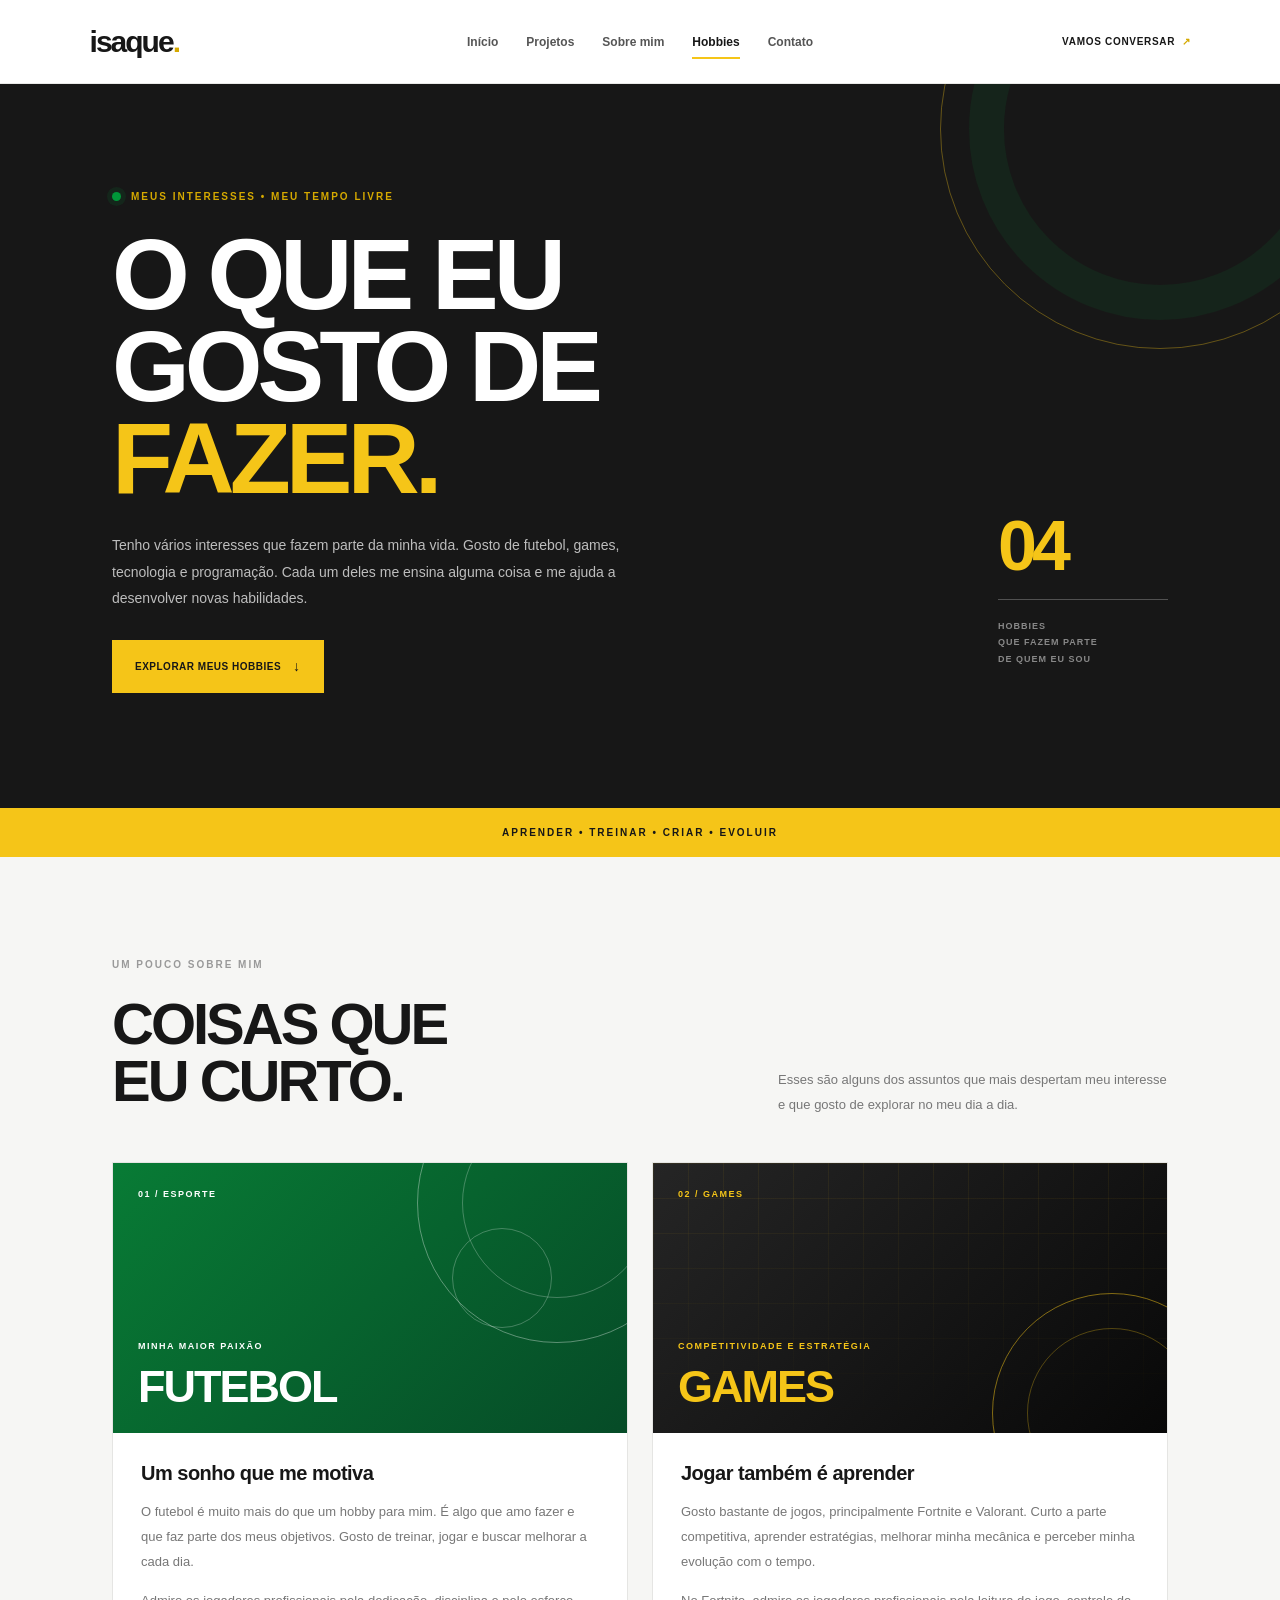
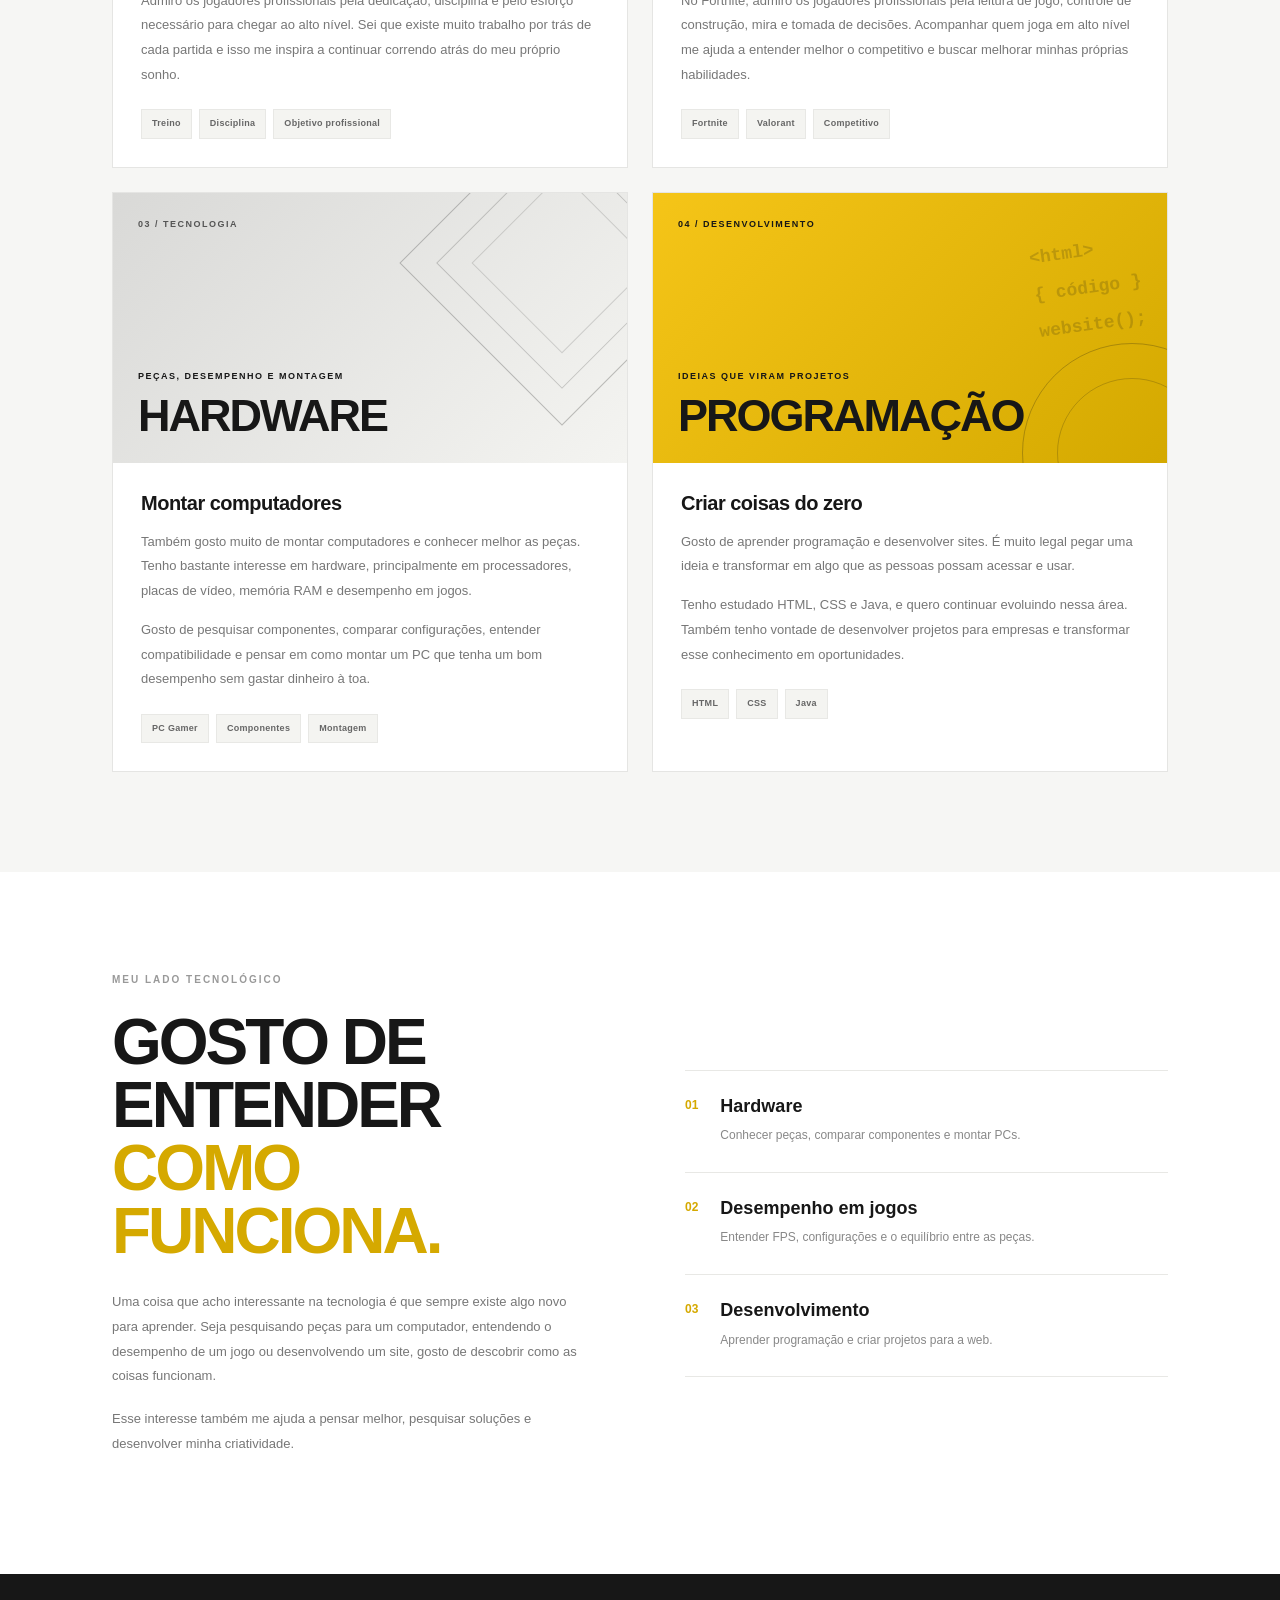
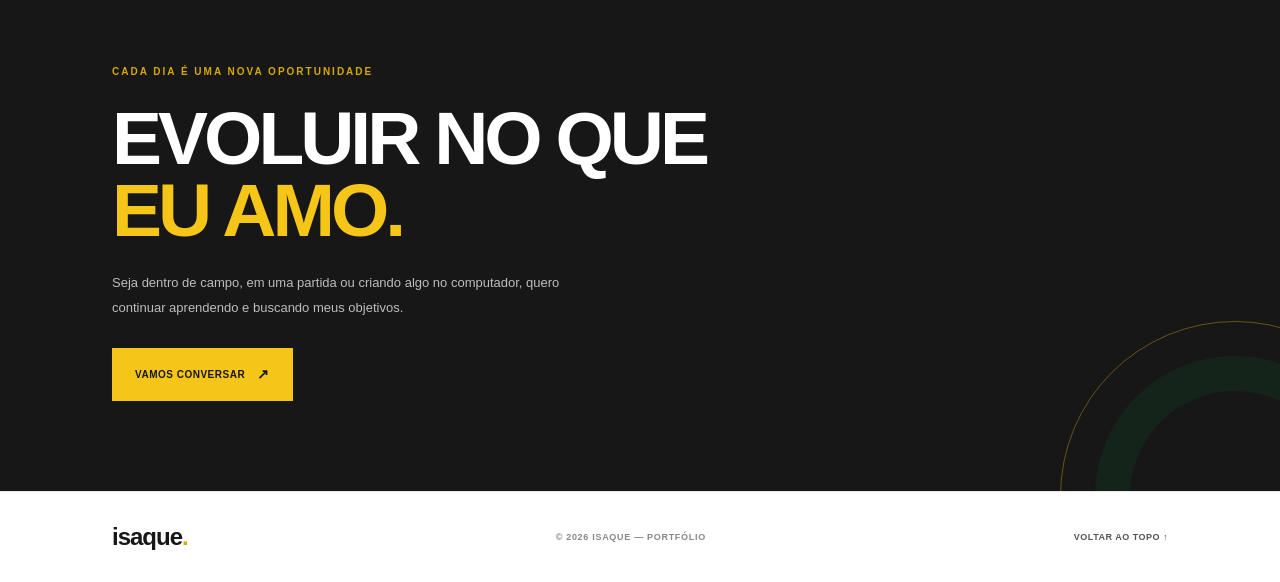
<file: index4.html>
<!DOCTYPE html>
<html lang="pt-br">
<head>
    <meta charset="UTF-8">
    <meta name="viewport" content="width=device-width, initial-scale=1.0">

    <title>Isaque — Hobbies</title>


    <link href="https://cdn.jsdelivr.net/npm/bootstrap@5.3.3/dist/css/bootstrap.min.css" rel="stylesheet">

    
    <link rel="stylesheet" href="style4.css">
</head>

<body>

    <header class="topo">
        <a href="index.html" class="logo">isaque<span>.</span></a>

        <nav class="menu">
            <a href="index.html">Início</a>
            <a href="index2.html">Projetos</a>
            <a href="index3.html">Sobre mim</a>
            <a href="index4.html" class="ativo">Hobbies</a>
            <a href="index5.html">Contato</a>
        </nav>

        <a href="index5.html" class="topo-contato">
            VAMOS CONVERSAR <span>↗</span>
        </a>
    </header>


    
    <section class="introducao">
        <div class="container">
            <div class="intro-conteudo">

                <p class="subtitulo">
                    <span class="ponto"></span>
                    MEUS INTERESSES • MEU TEMPO LIVRE
                </p>

                <h1>
                    O QUE EU<br>
                    GOSTO DE<br>
                    <span>FAZER.</span>
                </h1>

                <p class="descricao">
                    Tenho vários interesses que fazem parte da minha vida.
                    Gosto de futebol, games, tecnologia e programação.
                    Cada um deles me ensina alguma coisa e me ajuda
                    a desenvolver novas habilidades.
                </p>

                <a href="#meus-hobbies" class="btn-amarelo">
                    EXPLORAR MEUS HOBBIES <span>↓</span>
                </a>

            </div>

            <div class="intro-lateral">
                <div class="intro-numero">04</div>
                <div class="intro-linha"></div>
                <p>HOBBIES<br>QUE FAZEM PARTE<br>DE QUEM EU SOU</p>
            </div>
        </div>

        <div class="intro-circulo"></div>
    </section>


    <section class="faixa">
        <div class="container">
            <p>
                APRENDER • TREINAR • CRIAR • EVOLUIR
            </p>
        </div>
    </section>


    <section class="hobbies" id="meus-hobbies">
        <div class="container">

            <div class="titulo-secao">
                <div>
                    <p class="subtitulo">UM POUCO SOBRE MIM</p>
                    <h2>COISAS QUE<br>EU CURTO.</h2>
                </div>

                <p class="texto-titulo">
                    Esses são alguns dos assuntos que mais despertam
                    meu interesse e que gosto de explorar no meu dia a dia.
                </p>
            </div>


            <div class="row g-4">

                <div class="col-lg-6">
                    <article class="hobby-card card-futebol">

                        <div class="card-visual visual-futebol">
                            <span class="card-numero">01 / ESPORTE</span>

                            <div class="visual-circulo"></div>

                            <div class="visual-titulo">
                                <p>MINHA MAIOR PAIXÃO</p>
                                <h3>FUTEBOL</h3>
                            </div>
                        </div>

                        <div class="card-conteudo">
                            <h4>Um sonho que me motiva</h4>

                            <p>
                                O futebol é muito mais do que um hobby para mim.
                                É algo que amo fazer e que faz parte dos meus
                                objetivos. Gosto de treinar, jogar e buscar
                                melhorar a cada dia.
                            </p>

                            <p>
                                Admiro os jogadores profissionais pela dedicação,
                                disciplina e pelo esforço necessário para chegar
                                ao alto nível. Sei que existe muito trabalho por
                                trás de cada partida e isso me inspira a continuar
                                correndo atrás do meu próprio sonho.
                            </p>

                            <div class="card-tags">
                                <span>Treino</span>
                                <span>Disciplina</span>
                                <span>Objetivo profissional</span>
                            </div>
                        </div>

                    </article>
                </div>


             
                <div class="col-lg-6">
                    <article class="hobby-card card-games">

                        <div class="card-visual visual-games">
                            <span class="card-numero">02 / GAMES</span>

                            <div class="visual-grid"></div>

                            <div class="visual-titulo">
                                <p>COMPETITIVIDADE E ESTRATÉGIA</p>
                                <h3>GAMES</h3>
                            </div>
                        </div>

                        <div class="card-conteudo">
                            <h4>Jogar também é aprender</h4>

                            <p>
                                Gosto bastante de jogos, principalmente
                                Fortnite e Valorant. Curto a parte competitiva,
                                aprender estratégias, melhorar minha mecânica
                                e perceber minha evolução com o tempo.
                            </p>

                            <p>
                                No Fortnite, admiro os jogadores profissionais
                                pela leitura de jogo, controle de construção,
                                mira e tomada de decisões. Acompanhar quem joga
                                em alto nível me ajuda a entender melhor o
                                competitivo e buscar melhorar minhas próprias
                                habilidades.
                            </p>

                            <div class="card-tags">
                                <span>Fortnite</span>
                                <span>Valorant</span>
                                <span>Competitivo</span>
                            </div>
                        </div>

                    </article>
                </div>


                <div class="col-lg-6">
                    <article class="hobby-card card-hardware">

                        <div class="card-visual visual-hardware">
                            <span class="card-numero">03 / TECNOLOGIA</span>

                            <div class="hardware-linhas"></div>

                            <div class="visual-titulo">
                                <p>PEÇAS, DESEMPENHO E MONTAGEM</p>
                                <h3>HARDWARE</h3>
                            </div>
                        </div>

                        <div class="card-conteudo">
                            <h4>Montar computadores</h4>

                            <p>
                                Também gosto muito de montar computadores
                                e conhecer melhor as peças. Tenho bastante
                                interesse em hardware, principalmente em
                                processadores, placas de vídeo, memória RAM
                                e desempenho em jogos.
                            </p>

                            <p>
                                Gosto de pesquisar componentes, comparar
                                configurações, entender compatibilidade e
                                pensar em como montar um PC que tenha um
                                bom desempenho sem gastar dinheiro à toa.
                            </p>

                            <div class="card-tags">
                                <span>PC Gamer</span>
                                <span>Componentes</span>
                                <span>Montagem</span>
                            </div>
                        </div>

                    </article>
                </div>


                <div class="col-lg-6">
                    <article class="hobby-card card-programacao">

                        <div class="card-visual visual-programacao">
                            <span class="card-numero">04 / DESENVOLVIMENTO</span>

                            <div class="codigo-decorativo">
                                <span>&lt;html&gt;</span>
                                <span>{ código }</span>
                                <span>website();</span>
                            </div>

                            <div class="visual-titulo">
                                <p>IDEIAS QUE VIRAM PROJETOS</p>
                                <h3>PROGRAMAÇÃO</h3>
                            </div>
                        </div>

                        <div class="card-conteudo">
                            <h4>Criar coisas do zero</h4>

                            <p>
                                Gosto de aprender programação e desenvolver
                                sites. É muito legal pegar uma ideia e transformar
                                em algo que as pessoas possam acessar e usar.
                            </p>

                            <p>
                                Tenho estudado HTML, CSS e Java, e quero
                                continuar evoluindo nessa área. Também tenho
                                vontade de desenvolver projetos para empresas
                                e transformar esse conhecimento em oportunidades.
                            </p>

                            <div class="card-tags">
                                <span>HTML</span>
                                <span>CSS</span>
                                <span>Java</span>
                            </div>
                        </div>

                    </article>
                </div>

            </div>
        </div>
    </section>


   
    <section class="tecnologia">
        <div class="container">

            <div class="tecnologia-grid">

                <div class="tecnologia-texto">
                    <p class="subtitulo">MEU LADO TECNOLÓGICO</p>

                    <h2>
                        GOSTO DE<br>
                        ENTENDER<br>
                        <span>COMO FUNCIONA.</span>
                    </h2>

                    <p>
                        Uma coisa que acho interessante na tecnologia é que
                        sempre existe algo novo para aprender. Seja pesquisando
                        peças para um computador, entendendo o desempenho de
                        um jogo ou desenvolvendo um site, gosto de descobrir
                        como as coisas funcionam.
                    </p>

                    <p>
                        Esse interesse também me ajuda a pensar melhor,
                        pesquisar soluções e desenvolver minha criatividade.
                    </p>
                </div>


                <div class="tecnologia-lista">

                    <div class="item-tecnologia">
                        <span class="item-numero">01</span>
                        <div>
                            <h3>Hardware</h3>
                            <p>Conhecer peças, comparar componentes e montar PCs.</p>
                        </div>
                    </div>

                    <div class="item-tecnologia">
                        <span class="item-numero">02</span>
                        <div>
                            <h3>Desempenho em jogos</h3>
                            <p>Entender FPS, configurações e o equilíbrio entre as peças.</p>
                        </div>
                    </div>

                    <div class="item-tecnologia">
                        <span class="item-numero">03</span>
                        <div>
                            <h3>Desenvolvimento</h3>
                            <p>Aprender programação e criar projetos para a web.</p>
                        </div>
                    </div>

                </div>

            </div>
        </div>
    </section>



    <section class="final">
        <div class="container">

            <p class="subtitulo">CADA DIA É UMA NOVA OPORTUNIDADE</p>

            <h2>
                EVOLUIR NO QUE<br>
                <span>EU AMO.</span>
            </h2>

            <p>
                Seja dentro de campo, em uma partida ou criando algo
                no computador, quero continuar aprendendo e buscando
                meus objetivos.
            </p>

            <a href="index5.html" class="btn-amarelo">
                VAMOS CONVERSAR <span>↗</span>
            </a>

        </div>
    </section>



    <footer class="rodape">
        <div class="container">
            <a href="index.html" class="logo-footer">isaque<span>.</span></a>

            <p>© 2026 ISAQUE — PORTFÓLIO</p>

            <a href="#top" class="voltar-topo">VOLTAR AO TOPO ↑</a>
        </div>
    </footer>


    <script src="https://cdn.jsdelivr.net/npm/bootstrap@5.3.3/dist/js/bootstrap.bundle.min.js"></script>

</body>
</html>
</file>
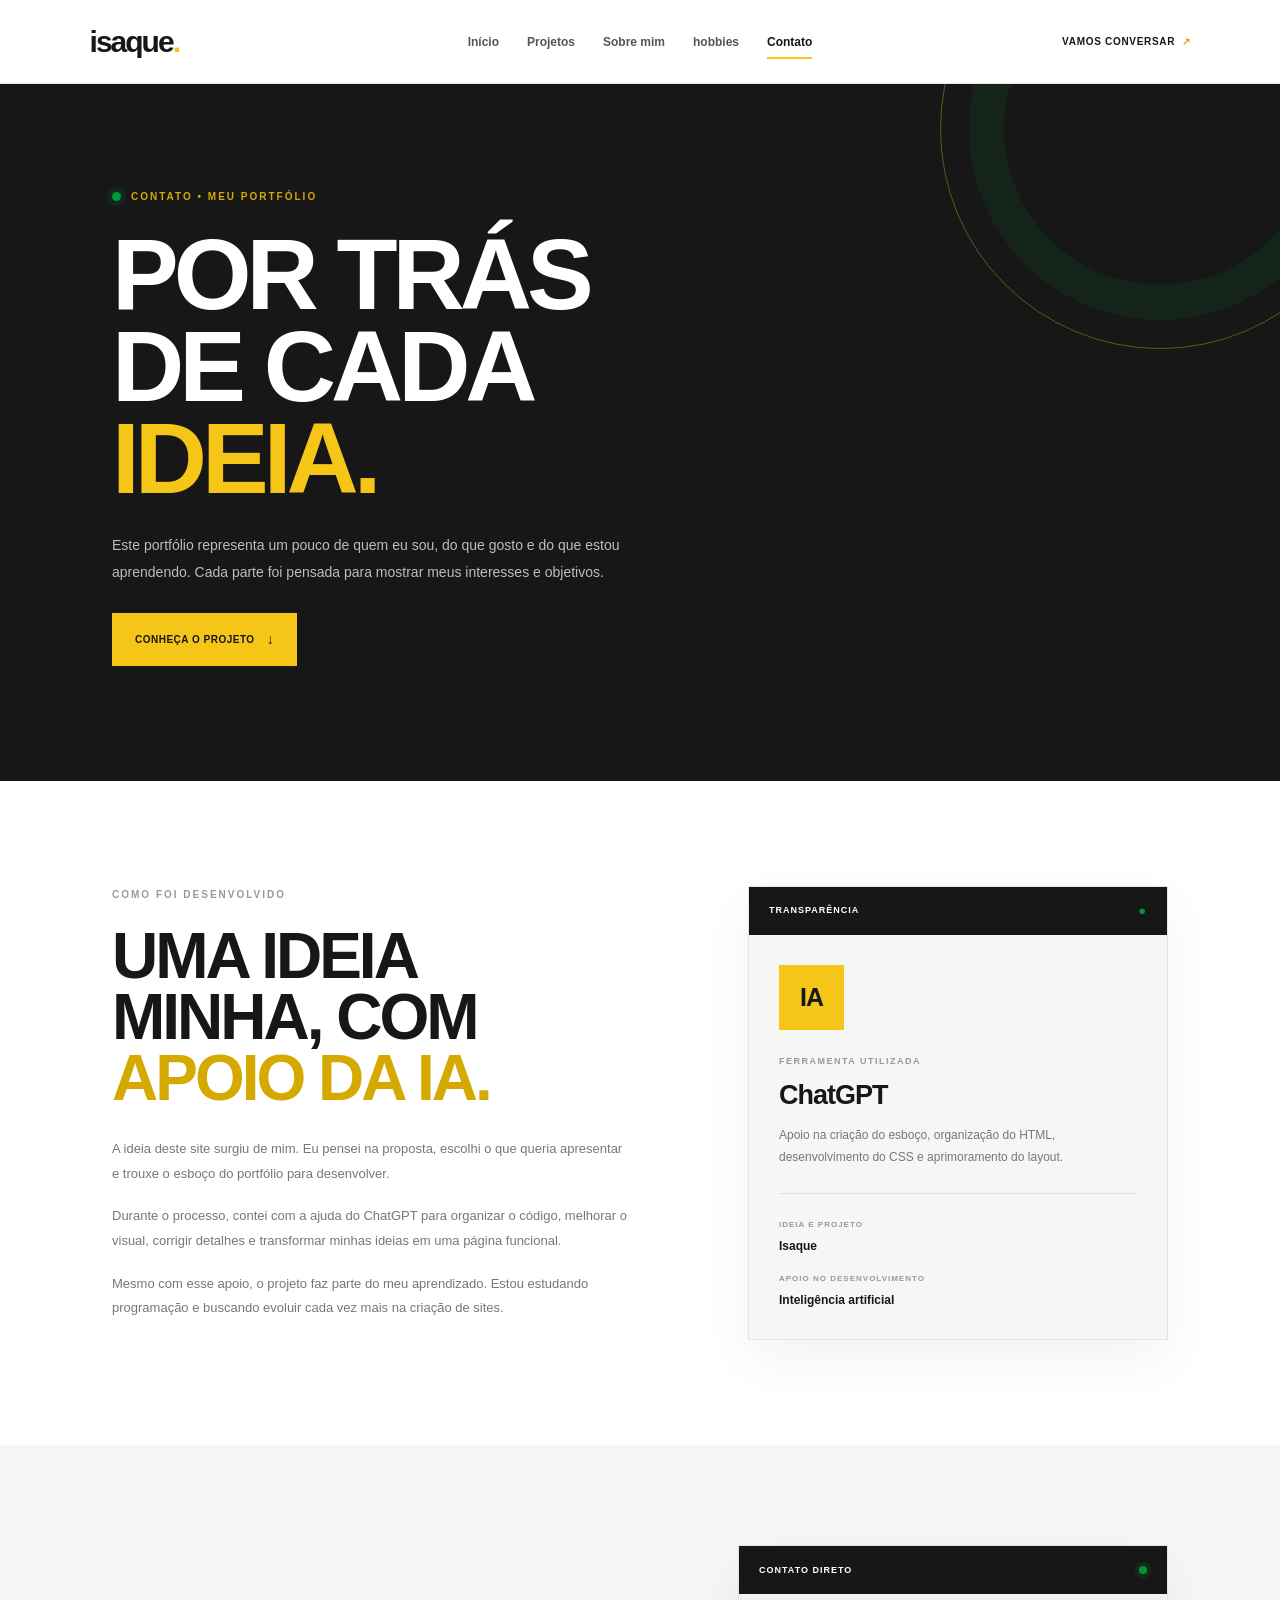
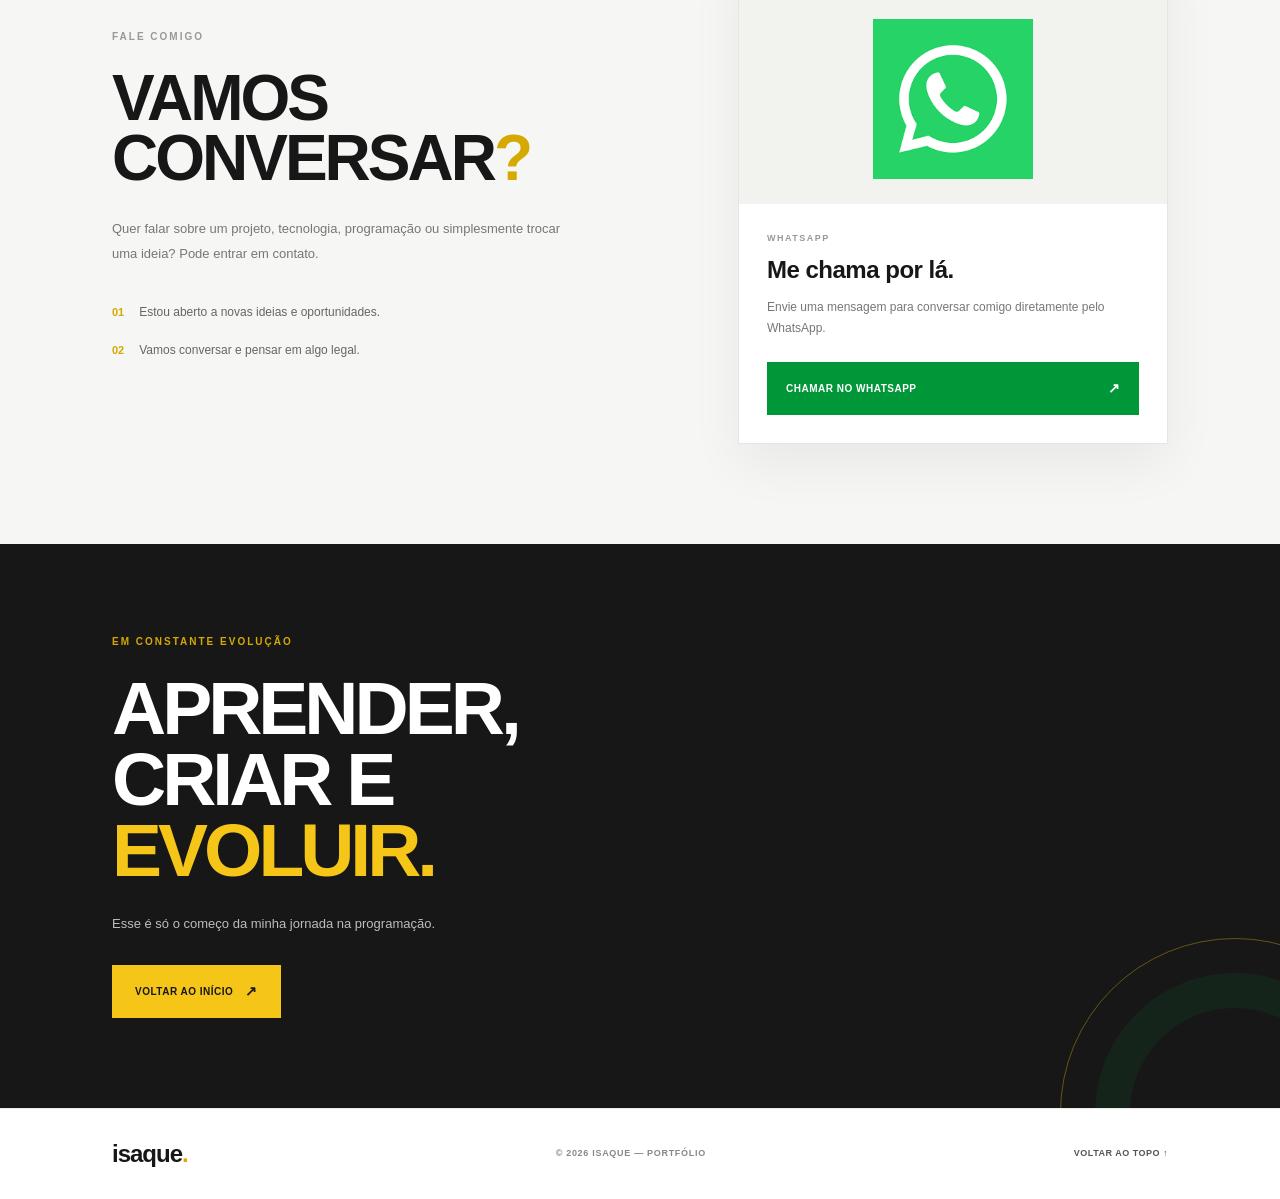
<file: index5.html>
<!DOCTYPE html>
<html lang="pt-br">
<head>
    <meta charset="UTF-8">
    <meta name="viewport" content="width=device-width, initial-scale=1.0">

    <title>Isaque — Contato</title>


    <link href="https://cdn.jsdelivr.net/npm/bootstrap@5.3.3/dist/css/bootstrap.min.css" rel="stylesheet">


    <link rel="stylesheet" href="style5.css">
</head>

<body>

 
    <header class="topo">
        <a href="index.html" class="logo">isaque<span>.</span></a>

        <nav class="menu">
            <a href="index.html">Início</a>
            <a href="index2.html">Projetos</a>
            <a href="index3.html">Sobre mim</a>
            <a href="index4.html">hobbies</a>
            <a href="index5.html" class="ativo">Contato</a>
        </nav>

        <a href="#contato" class="topo-contato">
            VAMOS CONVERSAR <span>↗</span>
        </a>
    </header>


    <!-- INTRODUÇÃO -->
    <section class="introducao">
        <div class="container">

            <p class="subtitulo">
                <span class="ponto"></span>
                CONTATO • MEU PORTFÓLIO
            </p>

            <h1>
                POR TRÁS<br>
                DE CADA<br>
                <span>IDEIA.</span>
            </h1>

            <p class="descricao">
                Este portfólio representa um pouco de quem eu sou,
                do que gosto e do que estou aprendendo. Cada parte
                foi pensada para mostrar meus interesses e objetivos.
            </p>

            <a href="#sobre-projeto" class="btn-amarelo">
                CONHEÇA O PROJETO <span>↓</span>
            </a>

        </div>

        <div class="intro-circulo"></div>
    </section>


    
    <section class="sobre-projeto" id="sobre-projeto">
        <div class="container">

            <div class="projeto-grid">

                <div class="projeto-texto">
                    <p class="subtitulo">COMO FOI DESENVOLVIDO</p>

                    <h2>
                        UMA IDEIA<br>
                        MINHA, COM<br>
                        <span>APOIO DA IA.</span>
                    </h2>

                    <p>
                        A ideia deste site surgiu de mim. Eu pensei na proposta,
                        escolhi o que queria apresentar e trouxe o esboço do
                        portfólio para desenvolver.
                    </p>

                    <p>
                        Durante o processo, contei com a ajuda do ChatGPT
                        para organizar o código, melhorar o visual, corrigir
                        detalhes e transformar minhas ideias em uma página
                        funcional.
                    </p>

                    <p>
                        Mesmo com esse apoio, o projeto faz parte do meu
                        aprendizado. Estou estudando programação e buscando
                        evoluir cada vez mais na criação de sites.
                    </p>
                </div>


                <div class="ia-card">

                    <div class="ia-card-topo">
                        <span>TRANSPARÊNCIA</span>
                        <span class="ia-status">●</span>
                    </div>

                    <div class="ia-card-conteudo">

                        <div class="ia-simbolo">IA</div>

                        <p class="ia-legenda">FERRAMENTA UTILIZADA</p>

                        <h3>ChatGPT</h3>

                        <p>
                            Apoio na criação do esboço, organização do HTML,
                            desenvolvimento do CSS e aprimoramento do layout.
                        </p>

                        <div class="ia-linha"></div>

                        <div class="ia-creditos">
                            <span>IDEIA E PROJETO</span>
                            <strong>Isaque</strong>
                        </div>

                        <div class="ia-creditos">
                            <span>APOIO NO DESENVOLVIMENTO</span>
                            <strong>Inteligência artificial</strong>
                        </div>

                    </div>
                </div>

            </div>
        </div>
    </section>


  
    <section class="contato" id="contato">
        <div class="container">

            <div class="contato-grid">

                <div class="contato-texto">
                    <p class="subtitulo">FALE COMIGO</p>

                    <h2>
                        VAMOS<br>
                        CONVERSAR<span>?</span>
                    </h2>

                    <p class="contato-descricao">
                        Quer falar sobre um projeto, tecnologia, programação
                        ou simplesmente trocar uma ideia? Pode entrar em contato.
                    </p>

                    <div class="contato-detalhe">
                        <span class="detalhe-numero">01</span>
                        <p>Estou aberto a novas ideias e oportunidades.</p>
                    </div>

                    <div class="contato-detalhe">
                        <span class="detalhe-numero">02</span>
                        <p>Vamos conversar e pensar em algo legal.</p>
                    </div>
                </div>


              
                <div class="whatsapp-card">

                    <div class="whatsapp-topo">
                        <span>CONTATO DIRETO</span>
                        <span class="status-online"></span>
                    </div>

                    <div class="whatsapp-imagem">
                        <img src="whatts.jpg" alt="Imagem relacionada ao WhatsApp">
                    </div>

                    <div class="whatsapp-conteudo">
                        <p class="whatsapp-legenda">WHATSAPP</p>

                        <h3>Me chama por lá.</h3>

                        <p>
                            Envie uma mensagem para conversar comigo
                            diretamente pelo WhatsApp.
                        </p>

                      
                        <a
                            href="https://wa.me/5519981367645"
                            target="_blank"
                            rel="noopener noreferrer"
                            class="btn-whatsapp"
                        >
                            CHAMAR NO WHATSAPP <span>↗</span>
                        </a>
                    </div>

                </div>

            </div>
        </div>
    </section>


  

    <section class="final">
        <div class="container">

            <p class="subtitulo">EM CONSTANTE EVOLUÇÃO</p>

            <h2>
                APRENDER,<br>
                CRIAR E<br>
                <span>EVOLUIR.</span>
            </h2>

            <p class="final-descricao">
                Esse é só o começo da minha jornada na programação.
            </p>

            <a href="index.html" class="btn-amarelo">
                VOLTAR AO INÍCIO <span>↗</span>
            </a>

        </div>
    </section>

<footer class="rodape">
        <div class="container">

            <a href="index.html" class="logo-footer">
                isaque<span>.</span>
            </a>

            <p>© 2026 ISAQUE — PORTFÓLIO</p>

            <a href="#top" class="voltar-topo">VOLTAR AO TOPO ↑</a>

        </div>
    </footer>


    <script src="https://cdn.jsdelivr.net/npm/bootstrap@5.3.3/dist/js/bootstrap.bundle.min.js"></script>

</body>
</html>
</file>
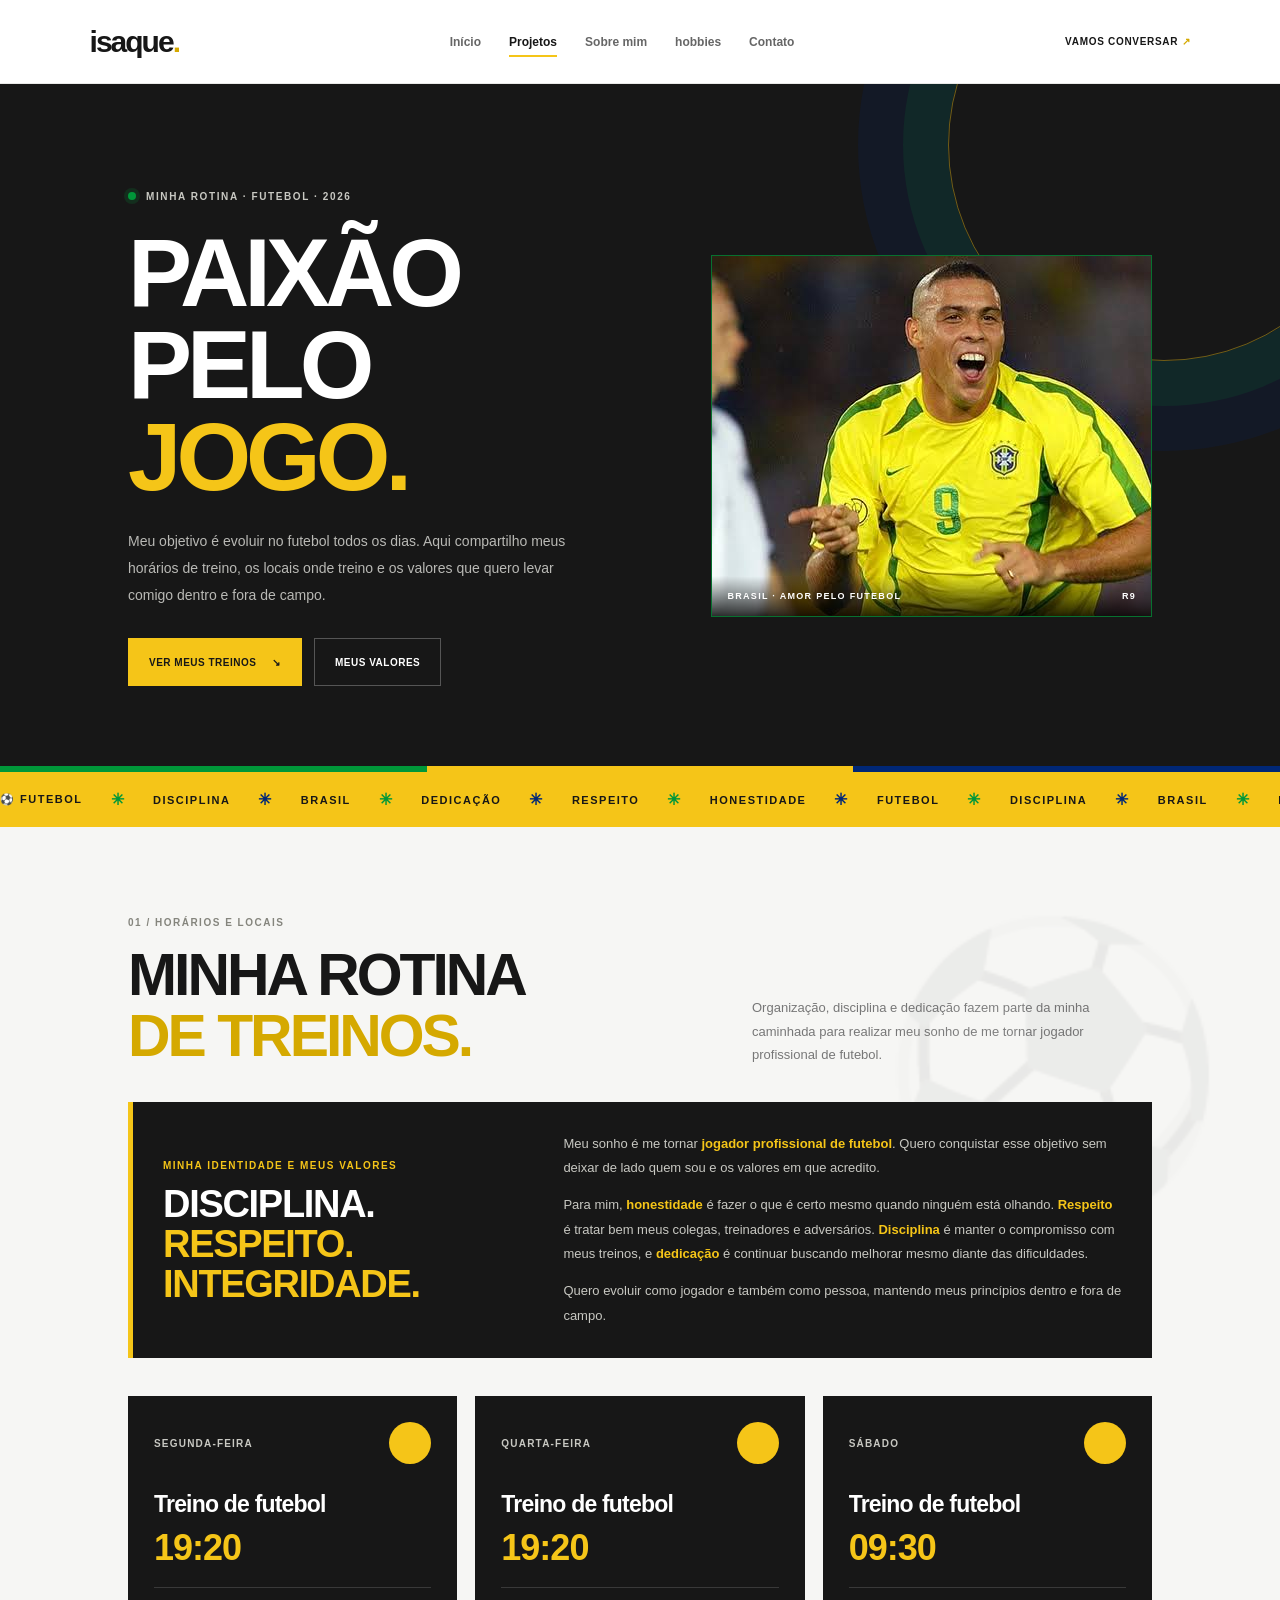
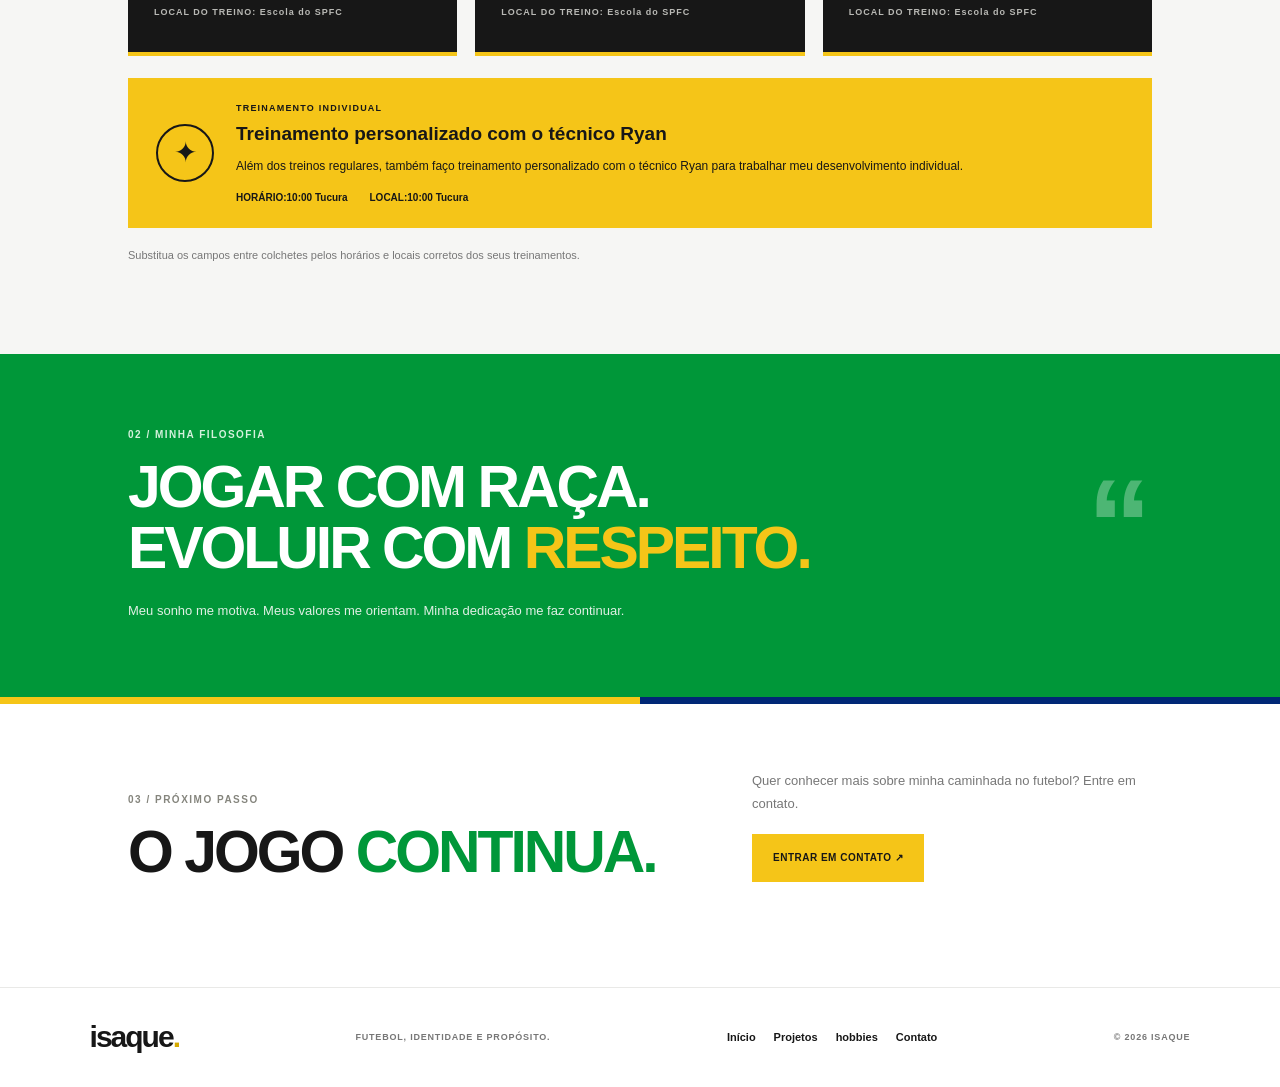
<file: projetos.html>
<!DOCTYPE html>
<html lang="pt-BR">
<head>
  <meta charset="UTF-8">
  <meta name="viewport" content="width=device-width, initial-scale=1.0">
  <meta name="description" content="Minha rotina de treinos, meus valores e meu sonho no futebol.">
  <title>Isaque — Minha Rotina de Futebol</title>
  <link rel="stylesheet" href="style2.css">
</head>
<body>
  <div class="app" id="topo">

    <header class="topo">
      <a href="index.html" class="logo">isaque<span>.</span></a>

      <nav class="menu" aria-label="Navegação principal">
        <a href="index.html">Início</a>
        <a href="projetos.html" class="ativo" aria-current="page">Projetos</a>
        <a href="sobremim.html">Sobre mim</a>
        <a href="hobbies.html">hobbies</a>
        <a href="contato.html">Contato</a>
      </nav>

      <a href="contato.html" class="topo-contato">
        VAMOS CONVERSAR <span>↗</span>
      </a>
    </header>

    <main>
      <section class="hero">
        <div class="hero-grid">

          <div class="hero-content">
            <div class="eyebrow">
              <span class="dot"></span>
              MINHA ROTINA · FUTEBOL · 2026
            </div>

            <h1>
              PAIXÃO PELO<br>
              <span>JOGO.</span>
            </h1>

            <p>
              Meu objetivo é evoluir no futebol todos os dias.
              Aqui compartilho meus horários de treino, os locais
              onde treino e os valores que quero levar comigo
              dentro e fora de campo.
            </p>

            <div class="hero-actions">
              <a class="btn btn-yellow" href="#rotina">
                VER MEUS TREINOS <span>↘</span>
              </a>

              <a class="btn btn-outline" href="#valores">
                MEUS VALORES
              </a>
            </div>
          </div>

          <div class="pitch has-photo" aria-label="Foto do R9">
            <img
              class="Ronaldo-photo"
              src="images.jpg"
              alt="R9 RUMO AO TOPO"
              onerror="if(!this.dataset.fallback){this.dataset.fallback='1';this.src='neymar.jpg'}else if(this.dataset.fallback==='1'){this.dataset.fallback='2';this.src='neymar.png'}else{this.style.display='none'}"
            >

            <div class="pitch-label">
              <span>BRASIL · AMOR PELO FUTEBOL</span>
              <span>R9</span>
            </div>
          </div>

        </div>
      </section>

      <div class="flag-stripe"></div>

      <div class="ticker" aria-label="Valores do futebol">
        <div class="ticker-inner">
          <span>⚽ FUTEBOL</span>
          <span class="star">✳</span>
          <span>DISCIPLINA</span>
          <span class="star blue">✳</span>
          <span>BRASIL</span>
          <span class="star">✳</span>
          <span>DEDICAÇÃO</span>
          <span class="star blue">✳</span>
          <span>RESPEITO</span>
          <span class="star">✳</span>
          <span>HONESTIDADE</span>
          <span class="star blue">✳</span>
          <span>FUTEBOL</span>
          <span class="star">✳</span>
          <span>DISCIPLINA</span>
          <span class="star blue">✳</span>
          <span>BRASIL</span>
          <span class="star">✳</span>
          <span>DEDICAÇÃO</span>
          <span class="star blue">✳</span>
          <span>RESPEITO</span>
          <span class="star">✳</span>
          <span>HONESTIDADE</span>
          <span class="star blue">✳</span>
        </div>
      </div>

     
      <section class="section schedule-section" id="rotina">

        <div class="section-head">
          <div>
            <span class="kicker">01 / HORÁRIOS E LOCAIS</span>
            <h2>
              MINHA ROTINA<br>
              <span class="yellow">DE TREINOS.</span>
            </h2>
          </div>

          <p class="section-intro">
            Organização, disciplina e dedicação fazem parte
            da minha caminhada para realizar meu sonho de
            me tornar jogador profissional de futebol.
          </p>
        </div>

       
        <div class="football-about" id="valores">
          <div>
            <span class="about-label">
              MINHA IDENTIDADE E MEUS VALORES
            </span>

            <h3>
              DISCIPLINA.<br>
              <span class="yellow-text">
                RESPEITO. INTEGRIDADE.
              </span>
            </h3>
          </div>

          <div class="about-text">
            <p>
              Meu sonho é me tornar
              <strong>jogador profissional de futebol</strong>.
              Quero conquistar esse objetivo sem deixar de lado
              quem sou e os valores em que acredito.
            </p>

            <p>
              Para mim, <strong>honestidade</strong> é fazer
              o que é certo mesmo quando ninguém está olhando.
              <strong>Respeito</strong> é tratar bem meus colegas,
              treinadores e adversários.
              <strong>Disciplina</strong> é manter o compromisso
              com meus treinos, e <strong>dedicação</strong> é
              continuar buscando melhorar mesmo diante das
              dificuldades.
            </p>

            <p>
              Quero evoluir como jogador e também como pessoa,
              mantendo meus princípios dentro e fora de campo.
            </p>
          </div>
        </div>

        
        <div class="schedule-grid">

          <article class="training-card">
            <div class="training-day">
              <span>SEGUNDA-FEIRA</span>
              <span class="training-icon"></span>
            </div>

            <h3>Treino de futebol</h3>
            <div class="training-time">19:20</div>

            <div class="training-location">
              <span class="location-label">LOCAL DO TREINO:
                Escola do SPFC
              </span>
              
            </div>
          </article>

          <article class="training-card">
            <div class="training-day">
              <span>QUARTA-FEIRA</span>
              <span class="training-icon"></span>
            </div>

            <h3>Treino de futebol</h3>
            <div class="training-time">19:20</div>

            <div class="training-location">
              <span class="location-label">LOCAL DO TREINO:
                Escola do SPFC</span>
              
            </div>
          </article>

          <article class="training-card">
            <div class="training-day">
              <span>SÁBADO</span>
              <span class="training-icon"></span>
            </div>

            <h3>Treino de futebol</h3>
            <div class="training-time">09:30</div>

            <div class="training-location">
              <span class="location-label">LOCAL DO TREINO:
                Escola do SPFC</span>
              
            </div>
          </article>

        </div>

        
        <div class="coach-panel">
          <div class="coach-mark">✦</div>

          <div>
            <span class="coach-label">
              TREINAMENTO INDIVIDUAL
            </span>

            <h3>Treinamento personalizado com o técnico Ryan</h3>

            <p>
              Além dos treinos regulares, também faço
              treinamento personalizado com o técnico Ryan
              para trabalhar meu desenvolvimento individual.
            </p>

            <div class="coach-details">
              <span>HORÁRIO:10:00 <strong>Tucura</strong></span>
              <span>LOCAL:10:00 <strong>Tucura</strong></span>
            </div>
          </div>
        </div>

        <p class="schedule-footnote">
          Substitua os campos entre colchetes pelos horários
          e locais corretos dos seus treinamentos.
        </p>

      </section>

      <section class="quote" id="filosofia">
        <div>
          <span class="kicker">02 / MINHA FILOSOFIA</span>

          <h2>
            JOGAR COM RAÇA.<br>
            EVOLUIR COM <span>RESPEITO.</span>
          </h2>

          <p>
            Meu sonho me motiva. Meus valores me orientam.
            Minha dedicação me faz continuar.
          </p>
        </div>

        <div class="quote-mark" aria-hidden="true">“</div>
      </section>

      <div class="quote-bottom"></div>

     
      <section class="section next-step">
        <div class="section-head">
          <div>
            <span class="kicker">03 / PRÓXIMO PASSO</span>
            <h2>
              O JOGO <span class="green">CONTINUA.</span>
            </h2>
          </div>

          <div class="next-step-action">
            <p class="section-intro">
              Quer conhecer mais sobre minha caminhada
              no futebol? Entre em contato.
            </p>

            <a class="btn btn-yellow" href="contato.html">
              ENTRAR EM CONTATO ↗
            </a>
          </div>
        </div>
      </section>

    </main>

    <footer class="footer">
      <a href="index.html" class="logo">isaque<span>.</span></a>

      <p>FUTEBOL, IDENTIDADE E PROPÓSITO.</p>

      <div class="footer-links">
        <a href="index.html">Início</a>
        <a href="sobremim.html">Projetos</a>
        <a href="hobbies.html">hobbies</a>
        <a href="contato.html">Contato</a>
      </div>

      <span class="copyright">© 2026 ISAQUE</span>
    </footer>

  </div>
</body>
</html>
</file>
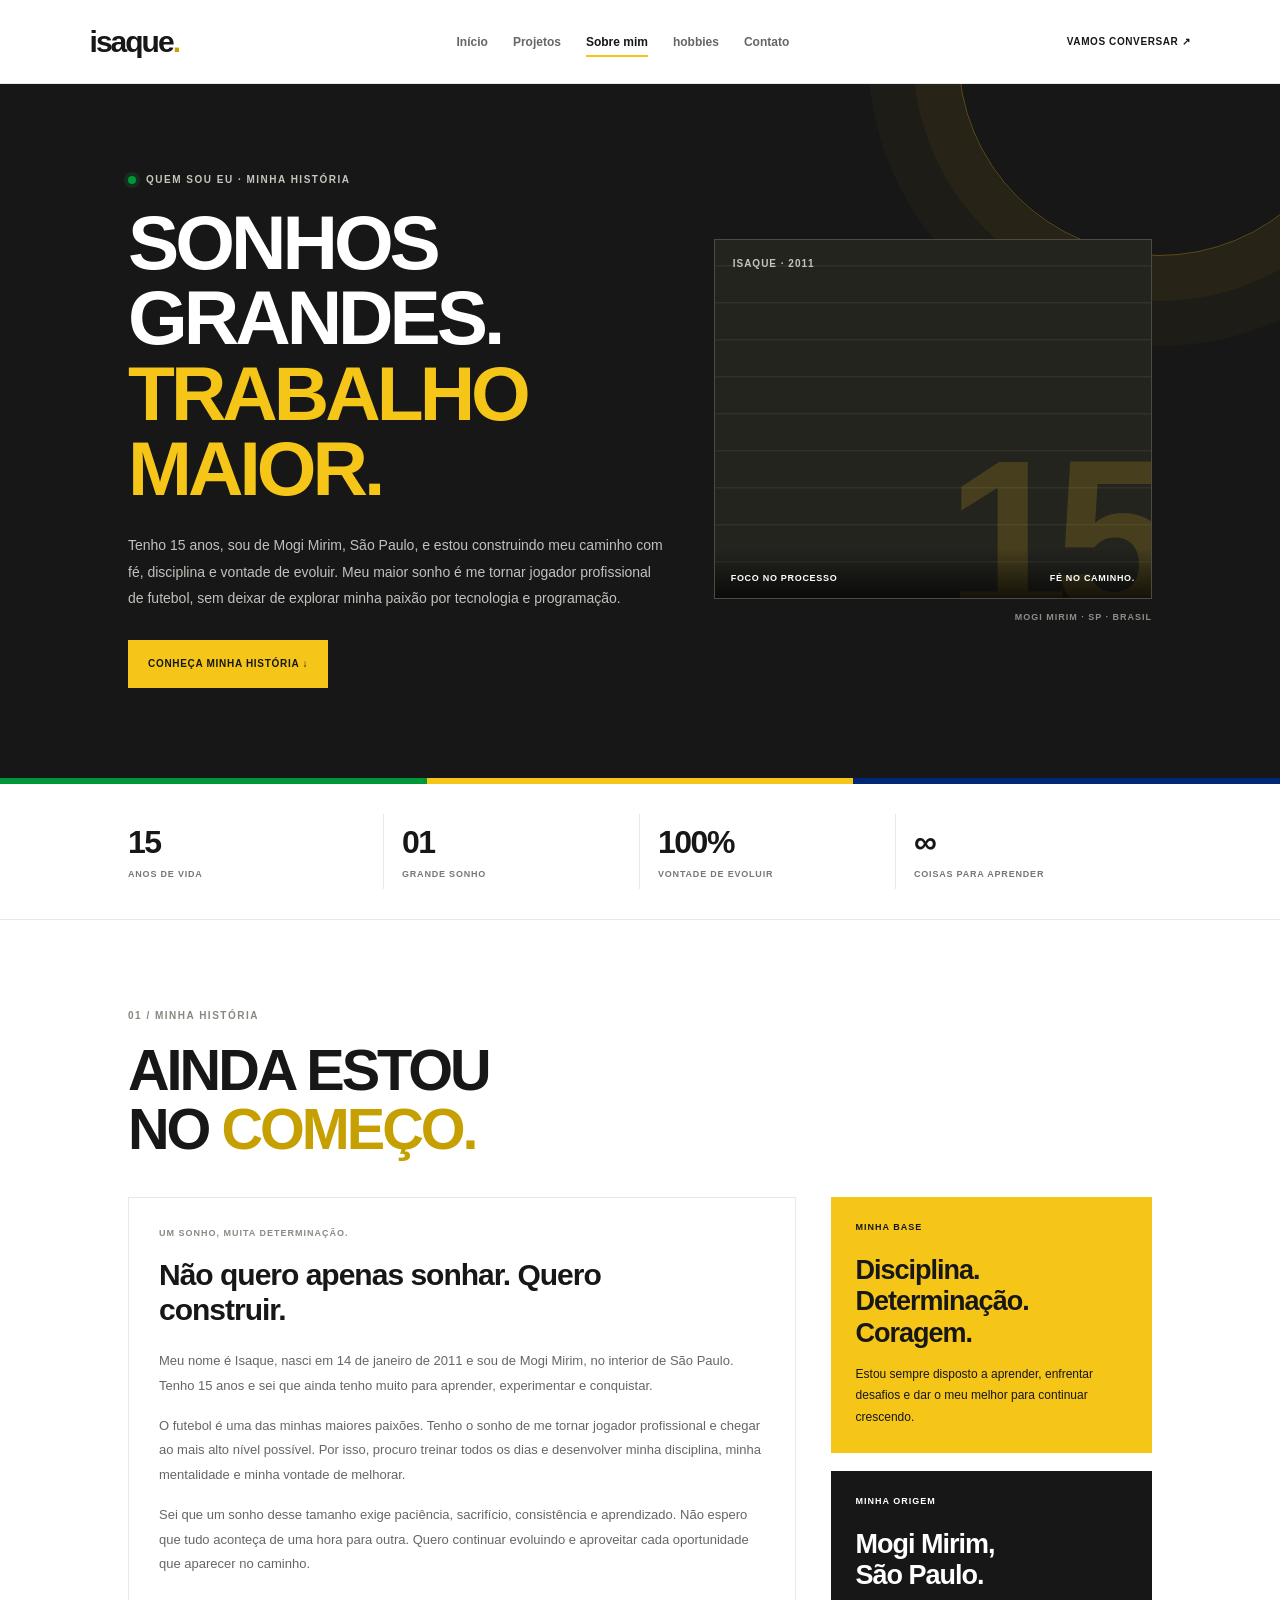
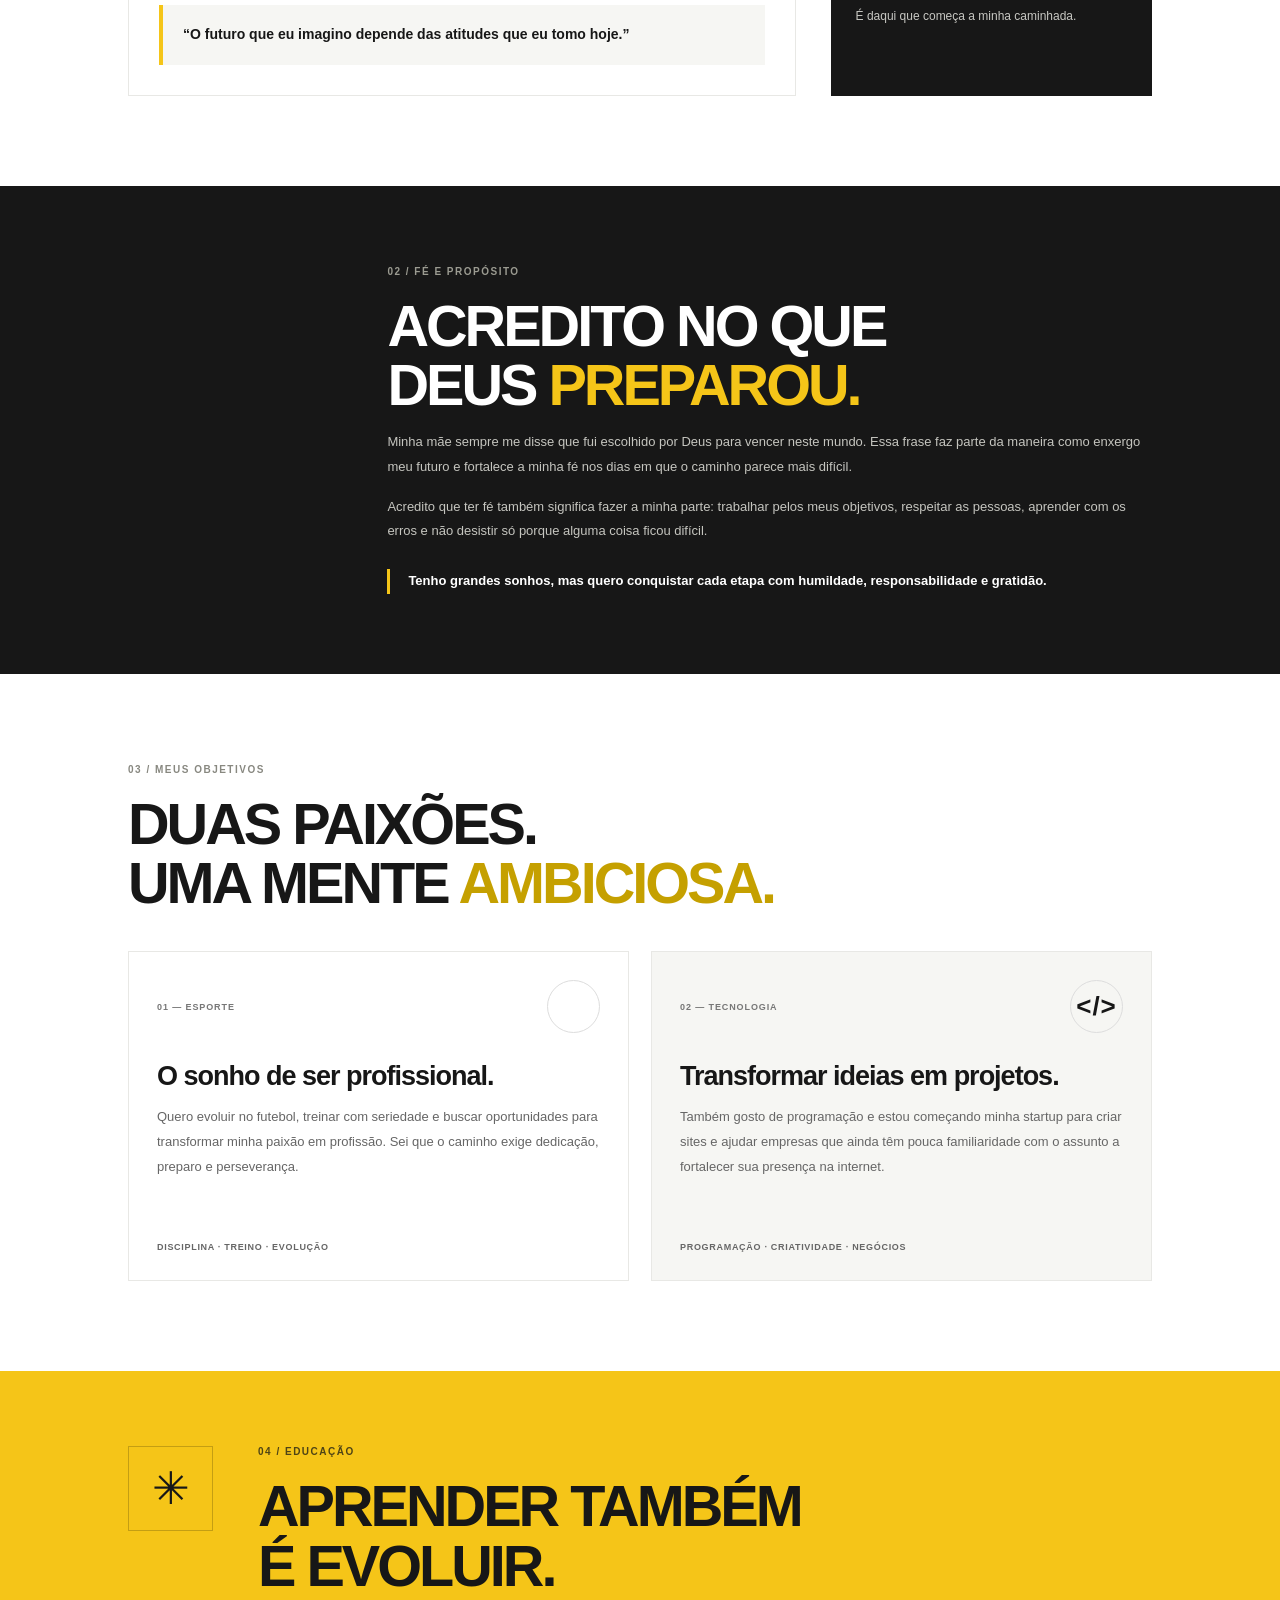
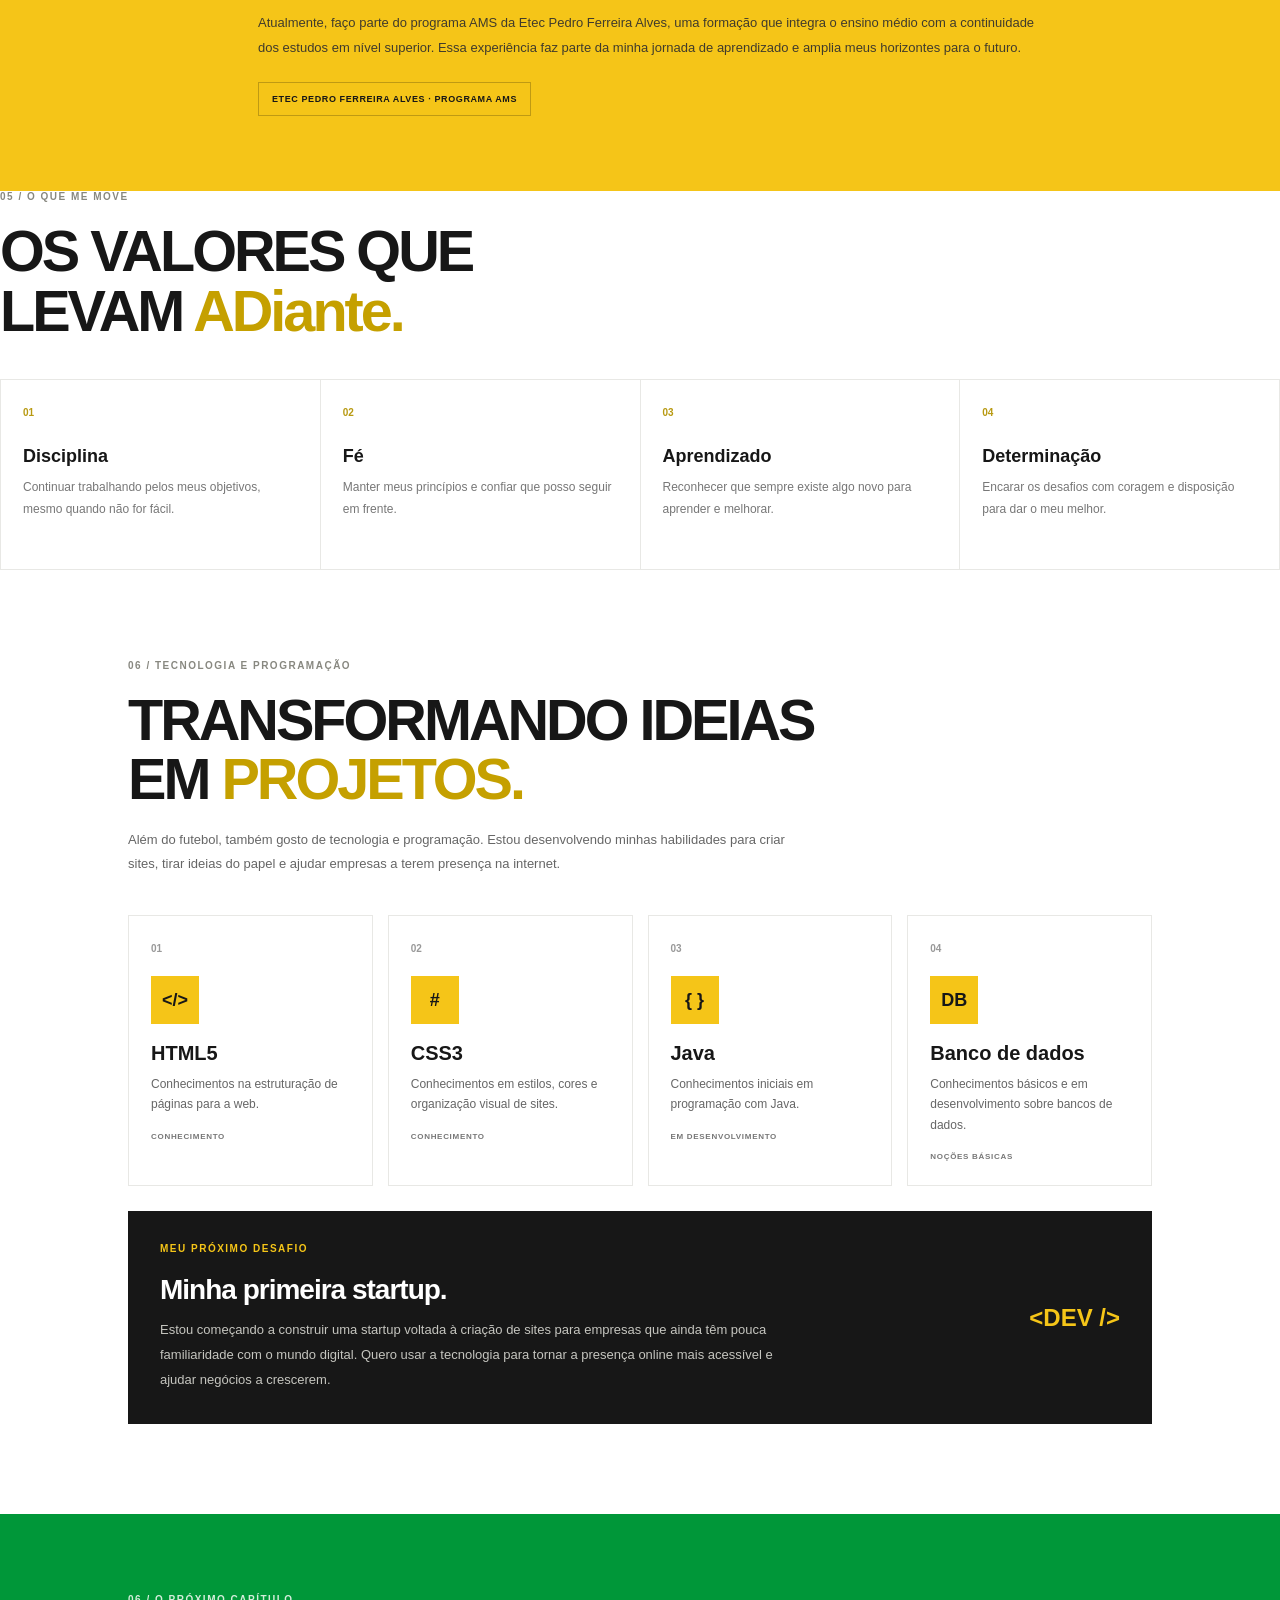
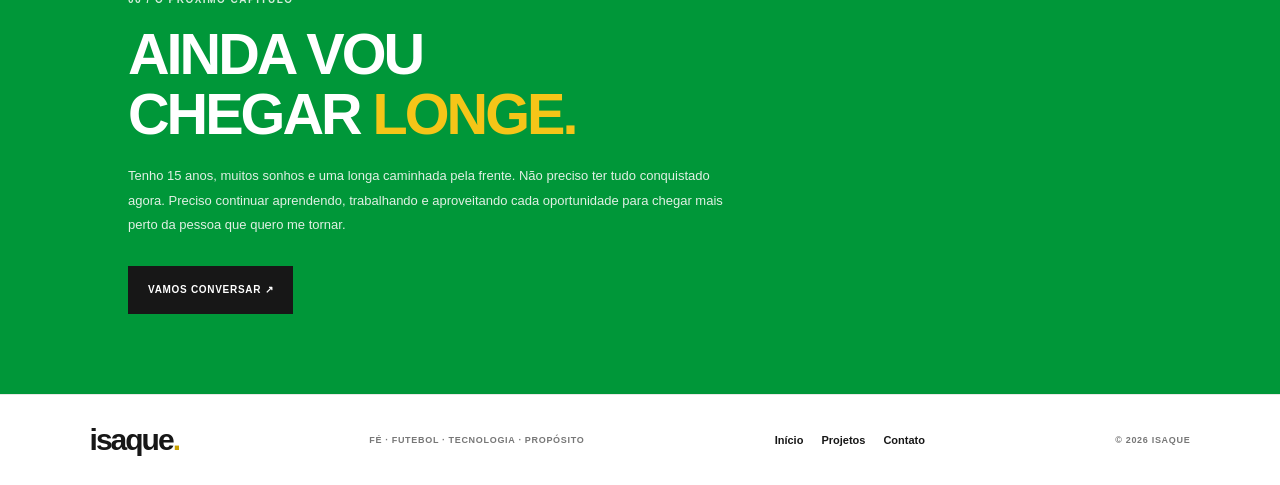
<file: sobremim.html>
<!DOCTYPE html>
<html lang="pt-BR">
<head>
  <meta charset="UTF-8">
  <meta name="viewport" content="width=device-width, initial-scale=1.0">
  <meta name="description" content="Conheça Isaque: futebol, fé, disciplina e tecnologia.">
  <title>Sobre mim — Isaque</title>
  <link rel="stylesheet" href="style3.css">
</head>
<body>

<header class="topo">
  <a href="index.html" class="logo">isaque<span>.</span></a>

  <nav class="menu">
    <a href="index.html">Início</a>
    <a href="projetos.html">Projetos</a>
    <a href="sobremim.html" class="ativo">Sobre mim</a>
    <a href="hobbies.html">hobbies</a>
    <a href="contato.html">Contato</a>
  </nav>

  <a href="contato.html" class="topo-contato">VAMOS CONVERSAR ↗</a>
</header>

<main>
  <section class="hero">
    <div class="hero-content">
      <span class="eyebrow"><span class="dot"></span> QUEM SOU EU · MINHA HISTÓRIA</span>

      <h1>SONHOS<br>GRANDES.<br><span>TRABALHO MAIOR.</span></h1>

      <p class="hero-desc">
        Tenho 15 anos, sou de Mogi Mirim, São Paulo, e estou construindo
        meu caminho com fé, disciplina e vontade de evoluir. Meu maior
        sonho é me tornar jogador profissional de futebol, sem deixar de
        explorar minha paixão por tecnologia e programação.
      </p>

      <a href="#minha-historia" class="btn">CONHEÇA MINHA HISTÓRIA ↓</a>
    </div>

    <div class="hero-art">
      <div class="art-frame">
        <span class="frame-label">ISAQUE · 2011</span>
        <div class="football"></div>
        <span class="giant-number">15</span>
        <div class="art-caption">
          <span>FOCO NO PROCESSO</span>
          <span>FÉ NO CAMINHO.</span>
        </div>
      </div>
      <div class="side-note">MOGI MIRIM · SP · BRASIL</div>
    </div>
  </section>

  <div class="stripe"></div>

  <section class="stats">
    <div class="stat">
      <strong>15</strong>
      <span>ANOS DE VIDA</span>
    </div>
    <div class="stat">
      <strong>01</strong>
      <span>GRANDE SONHO</span>
    </div>
    <div class="stat">
      <strong>100%</strong>
      <span>VONTADE DE EVOLUIR</span>
    </div>
    <div class="stat">
      <strong>∞</strong>
      <span>COISAS PARA APRENDER</span>
    </div>
  </section>

  <section class="section" id="minha-historia">
    <div class="section-heading">
      <span class="kicker">01 / MINHA HISTÓRIA</span>
      <h2>AINDA ESTOU<br>NO <span>COMEÇO.</span></h2>
    </div>

    <div class="story-grid">
      <article class="story-main">
        <span class="story-index">UM SONHO, MUITA DETERMINAÇÃO.</span>
        <h3>Não quero apenas sonhar. Quero construir.</h3>

        <p>
          Meu nome é Isaque, nasci em 14 de janeiro de 2011 e sou de
          Mogi Mirim, no interior de São Paulo. Tenho 15 anos e sei que
          ainda tenho muito para aprender, experimentar e conquistar.
        </p>

        <p>
          O futebol é uma das minhas maiores paixões. Tenho o sonho de
          me tornar jogador profissional e chegar ao mais alto nível
          possível. Por isso, procuro treinar todos os dias e desenvolver
          minha disciplina, minha mentalidade e minha vontade de melhorar.
        </p>

        <p>
          Sei que um sonho desse tamanho exige paciência, sacrifício,
          consistência e aprendizado. Não espero que tudo aconteça de
          uma hora para outra. Quero continuar evoluindo e aproveitar
          cada oportunidade que aparecer no caminho.
        </p>

        <blockquote>
          “O futuro que eu imagino depende das atitudes que eu tomo hoje.”
        </blockquote>
      </article>

      <aside class="story-side">
        <div class="side-card yellow-card">
          <span class="card-label">MINHA BASE</span>
          <h3>Disciplina.<br>Determinação.<br>Coragem.</h3>
          <p>
            Estou sempre disposto a aprender, enfrentar desafios e dar
            o meu melhor para continuar crescendo.
          </p>
        </div>

        <div class="side-card dark-card">
          <span class="card-label">MINHA ORIGEM</span>
          <h3>Mogi Mirim,<br>São Paulo.</h3>
          <p>É daqui que começa a minha caminhada.</p>
        </div>
      </aside>
    </div>
  </section>

  <section class="faith-section">
    <div></div>
    <div class="faith-content">
      <span class="kicker">02 / FÉ E PROPÓSITO</span>
      <h2>ACREDITO NO QUE<br>DEUS <span>PREPAROU.</span></h2>

      <p>
        Minha mãe sempre me disse que fui escolhido por Deus para vencer
        neste mundo. Essa frase faz parte da maneira como enxergo meu
        futuro e fortalece a minha fé nos dias em que o caminho parece
        mais difícil.
      </p>

      <p>
        Acredito que ter fé também significa fazer a minha parte:
        trabalhar pelos meus objetivos, respeitar as pessoas, aprender
        com os erros e não desistir só porque alguma coisa ficou difícil.
      </p>

      <p class="faith-highlight">
        Tenho grandes sonhos, mas quero conquistar cada etapa com
        humildade, responsabilidade e gratidão.
      </p>
    </div>
  </section>

  <section class="section">
    <div class="section-heading">
      <span class="kicker">03 / MEUS OBJETIVOS</span>
      <h2>DUAS PAIXÕES.<br>UMA MENTE <span>AMBICIOSA.</span></h2>
    </div>

    <div class="goals-grid">
      <article class="goal-card football-card">
        <div class="goal-top">
          <span>01 — ESPORTE</span>
          <span class="goal-icon"></span>
        </div>
        <h3>O sonho de ser profissional.</h3>
        <p>
          Quero evoluir no futebol, treinar com seriedade e buscar
          oportunidades para transformar minha paixão em profissão.
          Sei que o caminho exige dedicação, preparo e perseverança.
        </p>
        <div class="goal-footer">DISCIPLINA · TREINO · EVOLUÇÃO</div>
      </article>

      <article class="goal-card tech-card">
        <div class="goal-top">
          <span>02 — TECNOLOGIA</span>
          <span class="goal-icon">&lt;/&gt;</span>
        </div>
        <h3>Transformar ideias em projetos.</h3>
        <p>
          Também gosto de programação e estou começando minha startup
          para criar sites e ajudar empresas que ainda têm pouca
          familiaridade com o assunto a fortalecer sua presença na internet.
        </p>
        <div class="goal-footer">PROGRAMAÇÃO · CRIATIVIDADE · NEGÓCIOS</div>
      </article>
    </div>
  </section>

  <section class="education">
    <div class="education-icon">✳</div>
    <div class="education-content">
      <span class="kicker">04 / EDUCAÇÃO</span>
      <h2>APRENDER TAMBÉM<br>É <span>EVOLUIR.</span></h2>
      <p>
        Atualmente, faço parte do programa AMS da Etec Pedro Ferreira
        Alves, uma formação que integra o ensino médio com a continuidade
        dos estudos em nível superior. Essa experiência faz parte da
        minha jornada de aprendizado e amplia meus horizontes para o futuro.
      </p>
      <div class="education-tag">ETEC PEDRO FERREIRA ALVES · PROGRAMA AMS</div>
    </div>
  </section>

  <section class="values-section">
    <div class="section-heading">
      <span class="kicker">05 / O QUE ME MOVE</span>
      <h2>OS VALORES QUE<br>LEVAM <span>ADiante.</span></h2>
    </div>

    <div class="values-grid">
      <article class="value">
        <span>01</span>
        <h3>Disciplina</h3>
        <p>Continuar trabalhando pelos meus objetivos, mesmo quando não for fácil.</p>
      </article>
      <article class="value">
        <span>02</span>
        <h3>Fé</h3>
        <p>Manter meus princípios e confiar que posso seguir em frente.</p>
      </article>
      <article class="value">
        <span>03</span>
        <h3>Aprendizado</h3>
        <p>Reconhecer que sempre existe algo novo para aprender e melhorar.</p>
      </article>
      <article class="value">
        <span>04</span>
        <h3>Determinação</h3>
        <p>Encarar os desafios com coragem e disposição para dar o meu melhor.</p>
      </article>
    </div>
  </section>

<section class="section skills-section">
  <div class="section-heading">
    <span class="kicker">06 / TECNOLOGIA E PROGRAMAÇÃO</span>
    <h2>TRANSFORMANDO IDEIAS<br>EM <span>PROJETOS.</span></h2>
    <p class="skills-intro">
      Além do futebol, também gosto de tecnologia e programação.
      Estou desenvolvendo minhas habilidades para criar sites, tirar
      ideias do papel e ajudar empresas a terem presença na internet.
    </p>
  </div>

  <div class="skills-grid">
    <article class="skill-card">
      <span class="skill-number">01</span>
      <div class="skill-symbol">&lt;/&gt;</div>
      <h3>HTML5</h3>
      <p>Conhecimentos na estruturação de páginas para a web.</p>
      <span class="skill-level">CONHECIMENTO</span>
    </article>

    <article class="skill-card">
      <span class="skill-number">02</span>
      <div class="skill-symbol">#</div>
      <h3>CSS3</h3>
      <p>Conhecimentos em estilos, cores e organização visual de sites.</p>
      <span class="skill-level">CONHECIMENTO</span>
    </article>

    <article class="skill-card">
      <span class="skill-number">03</span>
      <div class="skill-symbol">{ }</div>
      <h3>Java</h3>
      <p>Conhecimentos iniciais em programação com Java.</p>
      <span class="skill-level">EM DESENVOLVIMENTO</span>
    </article>

    <article class="skill-card">
      <span class="skill-number">04</span>
      <div class="skill-symbol">DB</div>
      <h3>Banco de dados</h3>
      <p>Conhecimentos básicos e em desenvolvimento sobre bancos de dados.</p>
      <span class="skill-level">NOÇÕES BÁSICAS</span>
    </article>
  </div>

  <div class="startup-banner">
    <div>
      <span class="kicker">MEU PRÓXIMO DESAFIO</span>
      <h3>Minha primeira startup.</h3>
      <p>
        Estou começando a construir uma startup voltada à criação de
        sites para empresas que ainda têm pouca familiaridade com o
        mundo digital. Quero usar a tecnologia para tornar a presença
        online mais acessível e ajudar negócios a crescerem.
      </p>
    </div>
    <span class="startup-code">&lt;DEV /&gt;</span>
  </div>
</section>

  <section class="closing">
    <span class="kicker">06 / O PRÓXIMO CAPÍTULO</span>
    <h2>AINDA VOU<br>CHEGAR <span>LONGE.</span></h2>
    <p>
      Tenho 15 anos, muitos sonhos e uma longa caminhada pela frente.
      Não preciso ter tudo conquistado agora. Preciso continuar aprendendo,
      trabalhando e aproveitando cada oportunidade para chegar mais perto
      da pessoa que quero me tornar.
    </p>
    <a href="contato.html" class="btn btn-dark">VAMOS CONVERSAR ↗</a>
  </section>
</main>

<footer class="footer">
  <a href="index.html" class="logo">isaque<span>.</span></a>
  <p>FÉ · FUTEBOL · TECNOLOGIA · PROPÓSITO</p>
  <div class="footer-links">
    <a href="index.html">Início</a>
    <a href="projetos.html">Projetos</a>
    <a href="contato.html">Contato</a>
  </div>
  <span class="copyright">© 2026 ISAQUE</span>
</footer>

</body>
</html>
</file>
<file: style.css>
@import url('https://fonts.googleapis.com/css2?family=DM+Sans:wght@400;500;600;700;800&family=Manrope:wght@400;500;600;700;800&display=swap');

:root {
    --white: #ffffff;
    --black: #171717;
    --yellow: #f5c518;
    --yellow-dark: #d5a900;
    --gray: #777777;
    --light: #f6f6f4;
    --border: #e9e9e7;
    --font: 'Manrope', sans-serif;
}

* {
    margin: 0;
    padding: 0;
    box-sizing: border-box;
}

html {
    scroll-behavior: smooth;
}

body {
    background: var(--white);
    color: var(--black);
    font-family: var(--font);
    -webkit-font-smoothing: antialiased;
    overflow-x: hidden;
}

a {
    color: inherit;
    text-decoration: none;
}

button,
a {
    -webkit-tap-highlight-color: transparent;
}

::selection {
    background: var(--yellow);
    color: var(--black);
}



.topo {
    min-height: 88px;
    padding: 0 7%;
    display: flex;
    justify-content: space-between;
    align-items: center;
    gap: 30px;
    background: #fff;
    border-bottom: 1px solid var(--border);
}

.logo {
    font-size: 30px;
    font-weight: 800;
    letter-spacing: -2px;
}

.logo span {
    color: var(--yellow-dark);
}

.menu {
    display: flex;
    align-items: center;
    justify-content: center;
    gap: 30px;
}

.menu a {
    position: relative;
    padding: 8px 0;
    color: #666;
    font-size: 12px;
    font-weight: 700;
    transition: color .25s;
}

.menu a::after {
    content: '';
    position: absolute;
    left: 0;
    bottom: 0;
    width: 0;
    height: 2px;
    background: var(--yellow);
    transition: width .25s;
}

.menu a:hover,
.menu a.ativo {
    color: var(--black);
}

.menu a:hover::after,
.menu a.ativo::after {
    width: 100%;
}

.topo-contato {
    font-size: 10px;
    font-weight: 800;
    letter-spacing: .7px;
}

.topo-contato span {
    margin-left: 5px;
    color: var(--yellow-dark);
}



.hero {
    min-height: 680px;
    padding: 80px 10%;
    display: grid;
    grid-template-columns: 1.1fr .9fr;
    align-items: center;
    gap: 60px;
    position: relative;
    overflow: hidden;
}

.hero-conteudo {
    position: relative;
    z-index: 2;
}

.disponivel {
    display: flex;
    align-items: center;
    gap: 10px;
    margin-bottom: 28px;
    font-size: 10px;
    font-weight: 800;
    letter-spacing: 1.5px;
    color: var(--gray);
}

.ponto {
    width: 8px;
    height: 8px;
    border-radius: 50%;
    background: var(--yellow-dark);
}

.hero h1 {
    font-size: clamp(65px, 7.2vw, 104px);
    font-weight: 800;
    line-height: .98;
    letter-spacing: -6px;
}

.hero h1 span {
    color: var(--yellow-dark);
}

.hero-descricao {
    max-width: 450px;
    margin-top: 28px;
    color: var(--gray);
    font-size: 14px;
    line-height: 1.9;
}

.hero-acoes {
    display: flex;
    flex-wrap: wrap;
    gap: 12px;
    margin-top: 32px;
}

.botao {
    min-height: 51px;
    padding: 0 22px;
    display: inline-flex;
    justify-content: center;
    align-items: center;
    gap: 18px;
    font-size: 10px;
    font-weight: 800;
    letter-spacing: .5px;
    transition: background .25s, color .25s, transform .25s;
}

.botao span {
    font-size: 15px;
}

.botao-amarelo {
    background: var(--yellow);
    color: var(--black);
}

.botao-amarelo:hover {
    background: var(--black);
    color: var(--white);
    transform: translateY(-3px);
}

.botao-branco {
    background: #fff;
    border: 1px solid var(--border);
}

.botao-branco:hover {
    border-color: var(--black);
}

.botao-preto {
    background: var(--black);
    color: #fff;
}

.botao-preto:hover {
    background: #333;
    transform: translateY(-3px);
}

.hero-assinatura {
    margin-top: 42px;
    display: flex;
    align-items: center;
    gap: 12px;
}

.assinatura-linha {
    width: 32px;
    height: 2px;
    background: var(--yellow-dark);
}

.hero-assinatura p {
    color: var(--gray);
    font-size: 11px;
}

.hero-lateral {
    position: absolute;
    right: 25px;
    bottom: 65px;
    writing-mode: vertical-rl;
    color: #999;
    font-size: 9px;
    letter-spacing: 2px;
}



.hero-imagem {
    position: relative;
    width: 100%;
    max-width: 440px;
    min-height: 480px;
    margin: auto;
}

.imagem-fundo {
    position: absolute;
    top: 8%;
    right: -4%;
    width: 83%;
    height: 83%;
    background: var(--yellow);
    transform: rotate(5deg);
}

.foto-placeholder {
    position: absolute;
    inset: 0 8% 5% 0;
    overflow: hidden;
    display: flex;
    align-items: center;
    justify-content: center;
    background:
        linear-gradient(145deg, #f5f5f2, #e5e5e1);
    border: 1px solid #e5e5e1;
}

.foto-numero {
    position: absolute;
    top: 20px;
    left: 20px;
    font-size: 9px;
    font-weight: 800;
    letter-spacing: 1.5px;
}

.foto-inicial {
    font-size: clamp(160px, 19vw, 250px);
    line-height: 1;
    font-weight: 800;
    letter-spacing: -18px;
    color: #d8d8d2;
}

.foto-inicial span {
    color: var(--yellow-dark);
}

.foto-legenda {
    position: absolute;
    left: 20px;
    right: 20px;
    bottom: 20px;
    display: flex;
    justify-content: space-between;
    gap: 10px;
    font-size: 9px;
    font-weight: 800;
    letter-spacing: 1px;
}

.selo-jesus {
    position: absolute;
    z-index: 3;
    right: -20px;
    top: 30px;
    min-width: 132px;
    padding: 15px;
    background: var(--yellow);
    display: flex;
    flex-direction: column;
    gap: 5px;
    align-items: center;
    transform: rotate(5deg);
}

.selo-cruz {
    font-size: 24px;
}

.selo-jesus span:last-child {
    font-size: 10px;
    font-weight: 800;
    letter-spacing: 1px;
}

.imagem-indice {
    position: absolute;
    right: 0;
    bottom: -18px;
    color: var(--gray);
    font-size: 8px;
    letter-spacing: 1.5px;
}



.faixa-jesus {
    width: 100%;
    padding: 22px 0;
    background: var(--yellow);
    overflow: hidden;
    border-top: 1px solid rgba(0, 0, 0, .08);
    border-bottom: 1px solid rgba(0, 0, 0, .08);
}

.faixa-conteudo {
    display: flex;
    justify-content: space-around;
    align-items: center;
    gap: 35px;
    white-space: nowrap;
    font-size: 12px;
    font-weight: 800;
    letter-spacing: 1.5px;
}

.separador {
    font-size: 13px;
}



.secao {
    padding: 115px 10%;
}

.secao-numero {
    display: block;
    margin-bottom: 24px;
    color: #8a8a83;
    font-size: 10px;
    font-weight: 800;
    letter-spacing: 1.5px;
}

.secao-titulo h2,
.projetos-topo h2,
.manifesto h2,
.contato-final h2 {
    font-size: clamp(42px, 5.2vw, 70px);
    font-weight: 800;
    line-height: 1.08;
    letter-spacing: -3px;
}

.secao-titulo h2 span,
.projetos-topo h2 span,
.manifesto h2 span,
.contato-final h2 span {
    color: var(--yellow-dark);
}



.sobre-resumo {
    display: grid;
    grid-template-columns: 1fr .8fr;
    gap: 90px;
    align-items: center;
}

.sobre-texto p {
    margin-bottom: 27px;
    color: var(--gray);
    font-size: 14px;
    line-height: 2;
}

.link-texto {
    display: inline-flex;
    align-items: center;
    gap: 12px;
    padding-bottom: 8px;
    border-bottom: 1px solid var(--yellow-dark);
    font-size: 10px;
    font-weight: 800;
    letter-spacing: .7px;
    transition: color .2s;
}

.link-texto span {
    font-size: 15px;
}

.link-texto:hover {
    color: var(--yellow-dark);
}



.projetos {
    background: var(--light);
}

.projetos-topo {
    display: flex;
    align-items: end;
    justify-content: space-between;
    gap: 30px;
    margin-bottom: 45px;
}

.projetos-topo .secao-numero {
    margin-bottom: 20px;
}

.projetos-topo h2 {
    font-size: clamp(35px, 4.5vw, 58px);
}

.projetos-grid {
    display: grid;
    grid-template-columns: repeat(3, minmax(0, 1fr));
    gap: 22px;
}

.projeto {
    display: block;
    min-width: 0;
}

.projeto-meta {
    display: flex;
    justify-content: space-between;
    margin-bottom: 13px;
    color: #777;
    font-size: 9px;
    font-weight: 800;
    letter-spacing: .8px;
}

.projeto-arte {
    min-height: 290px;
    position: relative;
    overflow: hidden;
    display: flex;
    align-items: center;
    justify-content: center;
    transition: transform .3s;
}

.projeto:hover .projeto-arte {
    transform: translateY(-5px);
}

.arte-amarela {
    background: var(--yellow);
    color: var(--black);
}

.arte-circulo {
    position: absolute;
    top: -45px;
    right: -35px;
    width: 190px;
    height: 190px;
    border: 28px solid rgba(255, 255, 255, .45);
    border-radius: 50%;
}

.arte-letra {
    position: absolute;
    top: 15px;
    left: 20px;
    font-size: 65px;
    font-weight: 800;
    letter-spacing: -6px;
}

.arte-texto {
    position: absolute;
    left: 24px;
    bottom: 23px;
    font-size: 36px;
    font-weight: 800;
    line-height: 1;
    letter-spacing: -2px;
}

.arte-clara {
    background: #fff;
    border: 1px solid var(--border);
    color: var(--black);
}

.arte-linha {
    position: absolute;
    width: 120%;
    height: 65px;
    background: var(--yellow);
    transform: rotate(-35deg);
}

.arte-palavra {
    position: relative;
    z-index: 1;
    font-size: 43px;
    font-weight: 800;
    line-height: .95;
    letter-spacing: -3px;
}

.arte-legenda {
    position: absolute;
    left: 20px;
    bottom: 18px;
    font-size: 8px;
    font-weight: 800;
    letter-spacing: 1px;
}

.arte-preta {
    background: var(--black);
    color: var(--white);
}

.arte-cruz {
    position: absolute;
    top: 25px;
    right: 25px;
    color: var(--yellow);
    font-size: 45px;
}

.arte-preta .arte-texto {
    font-size: 38px;
}

.arte-preta .arte-legenda {
    color: var(--yellow);
}

.projeto-info {
    display: flex;
    justify-content: space-between;
    align-items: center;
    gap: 12px;
    padding: 20px 0;
}

.projeto-info h3 {
    font-size: 15px;
    font-weight: 800;
}

.projeto-info p {
    margin-top: 7px;
    color: var(--gray);
    font-size: 11px;
    line-height: 1.6;
}

.projeto-seta {
    width: 37px;
    height: 37px;
    display: flex;
    flex-shrink: 0;
    align-items: center;
    justify-content: center;
    border: 1px solid #ddd;
    border-radius: 50%;
    transition: .25s;
}

.projeto:hover .projeto-seta {
    background: var(--yellow);
    border-color: var(--yellow);
}



.manifesto {
    position: relative;
    min-height: 430px;
    padding: 100px 10%;
    overflow: hidden;
    display: flex;
    align-items: center;
    background: var(--yellow);
}

.manifesto .secao-numero {
    color: #514513;
}

.manifesto h2 span {
    color: #fff;
}

.manifesto-conteudo {
    position: relative;
    z-index: 2;
}

.manifesto p {
    margin: 22px 0 28px;
    font-size: 13px;
}

.manifesto-marca {
    position: absolute;
    right: 8%;
    bottom: -130px;
    font-size: 450px;
    line-height: 1;
    font-weight: 800;
    letter-spacing: -50px;
    color: rgba(255, 255, 255, .25);
}

.manifesto-marca span {
    color: rgba(23, 23, 23, .15);
}



.contato-final {
    padding: 120px 20px;
    text-align: center;
}

.contato-final .secao-numero {
    margin-bottom: 25px;
}

.contato-final p {
    margin: 24px 0 30px;
    color: var(--gray);
    font-size: 13px;
}



.rodape {
    min-height: 105px;
    padding: 28px 7%;
    display: flex;
    align-items: center;
    justify-content: space-between;
    flex-wrap: wrap;
    gap: 22px;
    border-top: 1px solid var(--border);
}

.rodape > p,
.copyright {
    color: var(--gray);
    font-size: 9px;
    font-weight: 700;
    letter-spacing: .7px;
}

.rodape-links {
    display: flex;
    gap: 18px;
}

.rodape-links a {
    color: #555;
    font-size: 10px;
    font-weight: 700;
}

.rodape-links a:hover {
    color: var(--yellow-dark);
}



@media (max-width: 1050px) {
    .topo {
        padding: 20px 5%;
        flex-wrap: wrap;
    }

    .menu {
        gap: 18px;
    }

    .topo-contato {
        display: none;
    }

    .hero {
        padding: 70px 7%;
        gap: 35px;
    }

    .secao {
        padding: 90px 7%;
    }

    .projetos-grid {
        gap: 15px;
    }

    .projeto-arte {
        min-height: 250px;
    }
}

@media (max-width: 760px) {
    .topo {
        justify-content: center;
        gap: 18px;
    }

    .logo {
        width: 100%;
        text-align: center;
    }

    .menu {
        width: 100%;
        gap: 12px 18px;
        flex-wrap: wrap;
    }

    .menu a {
        font-size: 11px;
    }

    .hero {
        grid-template-columns: 1fr;
        padding: 75px 7% 90px;
        gap: 60px;
    }

    .hero h1 {
        font-size: clamp(56px, 12vw, 85px);
        letter-spacing: -3px;
    }

    .hero-descricao {
        font-size: 13px;
    }

    .hero-imagem {
        max-width: 390px;
        min-height: 410px;
    }

    .foto-inicial {
        font-size: 200px;
    }

    .hero-lateral {
        display: none;
    }

    .faixa-conteudo {
        justify-content: flex-start;
        gap: 25px;
        padding-left: 20px;
        font-size: 11px;
    }

    .sobre-resumo {
        grid-template-columns: 1fr;
        gap: 30px;
    }

    .projetos-topo {
        align-items: flex-start;
        flex-direction: column;
    }

    .projetos-grid {
        grid-template-columns: 1fr;
        gap: 25px;
    }

    .projeto-arte {
        min-height: 330px;
    }

    .manifesto {
        padding: 85px 7%;
    }

    .manifesto-marca {
        right: 5%;
        font-size: 280px;
    }

    .contato-final {
        padding: 90px 7%;
    }

    .secao-titulo h2,
    .manifesto h2,
    .contato-final h2 {
        font-size: clamp(40px, 10vw, 62px);
        letter-spacing: -2px;
    }

    .rodape {
        flex-direction: column;
        text-align: center;
    }
}

@media (prefers-reduced-motion: reduce) {
    html {
        scroll-behavior: auto;
    }

    *,
    *::before,
    *::after {
        transition: none !important;
    }
}



.transicao-futebol {
    position: fixed;
    inset: 0;
    z-index: 99999;
    background: #f5c518;
    pointer-events: none;
    clip-path: inset(0 100% 0 0);
    transition: clip-path 0.45s ease-in-out;
}

.transicao-futebol.ativa {
    clip-path: inset(0 0 0 0);
}

.bola-futebol {
    position: absolute;
    top: 50%;
    left: -100px;
    font-size: clamp(65px, 12vw, 120px);
    line-height: 1;
    transform: translateY(-50%);
}

.transicao-futebol.ativa .bola-futebol {
    animation: chuteBola 0.8s cubic-bezier(.2, .7, .3, 1) forwards;
}

@keyframes chuteBola {
    0% {
        left: -120px;
        transform: translateY(-50%) rotate(0deg) scale(.7);
    }

    35% {
        transform: translateY(-100%) rotate(360deg) scale(1.1);
    }

    65% {
        transform: translateY(-25%) rotate(720deg) scale(1);
    }

    100% {
        left: calc(100% + 20px);
        transform: translateY(-50%) rotate(1080deg) scale(.8);
    }
}

@media (prefers-reduced-motion: reduce) {
    .transicao-futebol,
    .transicao-futebol.ativa .bola-futebol {
        animation: none;
        transition: none;
    }
}

.foto-neymar {
    position: absolute;
    inset: 0;
    width: 100%;
    height: 100%;
    object-fit: cover;
    object-position: center;
}


.topo {
    position: relative;
    z-index: 1000;

    width: 100%;
    height: 84px;
    padding: 0 5.5%;

    display: grid;
    grid-template-columns: 1fr auto 1fr;
    align-items: center;

    background: #fff;
    border-bottom: 1px solid #e9e9e7;
}



.topo .logo {
    justify-self: start;

    color: #171717;
    font-size: 30px;
    font-weight: 800;
    letter-spacing: -2px;
    text-decoration: none;
}

.topo .logo span {
    color: #f5c518;
}



.topo .menu {
    display: flex;
    justify-content: center;
    align-items: center;
    gap: 28px;
}

.topo .menu a {
    position: relative;

    padding: 8px 0;

    color: #555;
    font-size: 12px;
    font-weight: 800;
    text-decoration: none;

    white-space: nowrap;
    transition: color .25s ease;
}



.topo .menu a::after {
    content: "";

    position: absolute;
    left: 0;
    bottom: 0;

    width: 0;
    height: 2px;

    background: #f5c518;
    transition: width .25s ease;
}

.topo .menu a:hover,
.topo .menu a.ativo {
    color: #171717;
}

.topo .menu a:hover::after,
.topo .menu a.ativo::after {
    width: 100%;
}



.topo .topo-contato {
    justify-self: end;

    color: #171717;
    font-size: 10px;
    font-weight: 800;
    letter-spacing: .7px;
    text-decoration: none;
    white-space: nowrap;
}

.topo .topo-contato span {
    display: inline-block;
    margin-left: 3px;

    color: #d5a900;
    transition: transform .25s ease;
}

.topo .topo-contato:hover span {
    transform: translate(3px, -3px);
}



@media (max-width: 900px) {
    .topo {
        padding: 0 3%;
    }

    .topo .menu {
        gap: 17px;
    }

    .topo .menu a {
        font-size: 11px;
    }

    .topo .topo-contato {
        font-size: 9px;
    }
}

@media (max-width: 700px) {
    .topo {
        height: auto;
        min-height: 84px;
        padding: 16px 5%;

        grid-template-columns: 1fr;
        justify-items: center;
        gap: 14px;
    }

    .topo .logo {
        justify-self: center;
    }

    .topo .menu {
        width: 100%;

        flex-wrap: wrap;
        gap: 12px 18px;
    }

    .topo .topo-contato {
        display: none;
    }
}
</file>
<file: style5.css>
* {
    margin: 0;
    padding: 0;
    box-sizing: border-box;
}

html {
    scroll-behavior: smooth;
}

body {
    font-family: Arial, Helvetica, sans-serif;
    color: #171717;
    background: #f6f6f4;
    overflow-x: hidden;
}

a {
    text-decoration: none;
}

.container {
    position: relative;
    z-index: 1;
    width: min(1200px, calc(100% - 200px));
    margin: 0 auto;
}

.topo {
    position: relative;
    z-index: 1000;

    width: 100%;
    height: 84px;
    padding: 0 7%;

    display: grid;
    grid-template-columns: 1fr auto 1fr;
    align-items: center;

    background: #fff;
    border-bottom: 1px solid #e9e9e7;
}

.topo .logo {
    justify-self: start;

    color: #171717;
    font-size: 30px;
    font-weight: 800;
    letter-spacing: -2px;
}

.topo .logo span {
    color: #f5c518;
}

.topo .menu {
    display: flex;
    justify-content: center;
    align-items: center;
    gap: 28px;
}

.topo .menu a {
    position: relative;
    padding: 8px 0;

    color: #555;
    font-size: 12px;
    font-weight: 800;

    transition: color .25s ease;
}

.topo .menu a::after {
    content: "";

    position: absolute;
    left: 0;
    bottom: 0;

    width: 0;
    height: 2px;

    background: #f5c518;

    transition: width .25s ease;
}

.topo .menu a:hover,
.topo .menu a.ativo {
    color: #171717;
}

.topo .menu a:hover::after,
.topo .menu a.ativo::after {
    width: 100%;
}

.topo .topo-contato {
    justify-self: end;

    color: #171717;
    font-size: 10px;
    font-weight: 800;
    letter-spacing: .7px;
    white-space: nowrap;
}

.topo .topo-contato span {
    display: inline-block;
    margin-left: 3px;

    color: #d5a900;

    transition: transform .25s ease;
}

.topo .topo-contato:hover span {
    transform: translate(3px, -3px);
}




.introducao {
    position: relative;
    isolation: isolate;

    padding: 105px 0 115px;

    background: #171717;
    color: #fff;

    overflow: hidden;
}

.introducao .container {
    position: relative;
    z-index: 1;
}

.intro-circulo {
    position: absolute;
    z-index: -1;

    width: 440px;
    height: 440px;

    top: -175px;
    right: -100px;

    border: 1px solid rgba(245, 197, 24, .35);
    border-radius: 50%;
}

.intro-circulo::before {
    content: "";

    position: absolute;
    inset: 28px;

    border: 35px solid rgba(0, 151, 57, .10);
    border-radius: 50%;
}

.subtitulo {
    display: flex;
    align-items: center;
    gap: 10px;

    margin-bottom: 24px;

    color: #d5a900;
    font-size: 10px;
    font-weight: 800;
    letter-spacing: 2px;
}

.ponto {
    width: 9px;
    height: 9px;

    display: inline-block;

    background: #009739;
    border-radius: 50%;

    box-shadow: 0 0 0 5px rgba(0, 151, 57, .12);
}

.introducao h1 {
    font-size: clamp(55px, 8vw, 100px);
    font-weight: 900;
    line-height: .92;
    letter-spacing: -5px;
}

.introducao h1 span {
    color: #f5c518;
}

.descricao {
    max-width: 520px;

    margin: 28px 0;

    color: #bdbdbd;
    font-size: 14px;
    line-height: 1.9;
}

.btn-amarelo {
    display: inline-flex;
    align-items: center;
    gap: 12px;

    padding: 15px 22px;

    background: #f5c518;
    border: 1px solid #f5c518;

    color: #171717;

    font-size: 10px;
    font-weight: 800;
    letter-spacing: .5px;

    transition:
        background .25s ease,
        color .25s ease,
        transform .25s ease;
}

.btn-amarelo span {
    font-size: 14px;
}

.btn-amarelo:hover {
    background: transparent;
    color: #f5c518;
    transform: translateY(-3px);
}




.sobre-projeto {
    padding: 105px 0;
    background: #fff;
}

.projeto-grid {
    display: grid;
    grid-template-columns: 1fr 420px;
    align-items: center;
    gap: 85px;
}

.projeto-texto .subtitulo {
    color: #999;
}

.projeto-texto h2 {
    margin-bottom: 28px;

    color: #171717;
    font-size: clamp(45px, 5vw, 68px);
    font-weight: 900;
    line-height: .95;
    letter-spacing: -3px;
}

.projeto-texto h2 span {
    color: #d5a900;
}

.projeto-texto p:not(.subtitulo) {
    max-width: 520px;

    margin-bottom: 18px;

    color: #777;
    font-size: 13px;
    line-height: 1.9;
}


.ia-card {
    background: #f6f6f4;
    border: 1px solid #e5e5e3;

    box-shadow: 0 20px 50px rgba(0, 0, 0, .05);

    transition:
        transform .3s ease,
        box-shadow .3s ease;
}

.ia-card:hover {
    transform: translateY(-7px);
    box-shadow: 0 25px 55px rgba(0, 0, 0, .09);
}

.ia-card-topo {
    height: 48px;
    padding: 0 20px;

    display: flex;
    justify-content: space-between;
    align-items: center;

    background: #171717;
    color: #fff;

    font-size: 9px;
    font-weight: 800;
    letter-spacing: 1px;
}

.ia-status {
    color: #009739;
    font-size: 13px;
}

.ia-card-conteudo {
    padding: 30px;
}

.ia-simbolo {
    width: 65px;
    height: 65px;
    margin-bottom: 25px;

    display: flex;
    justify-content: center;
    align-items: center;

    background: #f5c518;
    color: #171717;

    font-size: 25px;
    font-weight: 900;
    letter-spacing: -1px;
}

.ia-legenda {
    margin-bottom: 10px;

    color: #999;
    font-size: 9px;
    font-weight: 800;
    letter-spacing: 1.5px;
}

.ia-card-conteudo h3 {
    margin-bottom: 14px;

    color: #171717;
    font-size: 27px;
    font-weight: 900;
    letter-spacing: -1px;
}

.ia-card-conteudo > p:not(.ia-legenda) {
    margin-bottom: 25px;

    color: #777;
    font-size: 12px;
    line-height: 1.8;
}

.ia-linha {
    width: 100%;
    height: 1px;
    margin: 25px 0;

    background: #e2e2df;
}

.ia-creditos {
    display: flex;
    flex-direction: column;
    gap: 6px;

    margin-top: 18px;
}

.ia-creditos span {
    color: #999;
    font-size: 8px;
    font-weight: 800;
    letter-spacing: 1px;
}

.ia-creditos strong {
    color: #171717;
    font-size: 12px;
    font-weight: 800;
}




.contato {
    padding: 100px 0;
    background: #f6f6f4;
}

.contato-grid {
    display: grid;
    grid-template-columns: 1fr 430px;
    align-items: center;
    gap: 90px;
}

.contato-texto .subtitulo {
    color: #999;
}

.contato-texto h2 {
    margin-bottom: 28px;

    color: #171717;
    font-size: clamp(45px, 5vw, 68px);
    font-weight: 900;
    line-height: .95;
    letter-spacing: -3px;
}

.contato-texto h2 span {
    color: #d5a900;
}

.contato-descricao {
    max-width: 470px;

    margin-bottom: 35px;

    color: #777;
    font-size: 13px;
    line-height: 1.9;
}

.contato-detalhe {
    display: flex;
    align-items: center;
    gap: 15px;

    margin-top: 18px;
}

.detalhe-numero {
    color: #d5a900;
    font-size: 11px;
    font-weight: 900;
}

.contato-detalhe p {
    margin: 0;

    color: #666;
    font-size: 12px;
    line-height: 1.7;
}




.whatsapp-card {
    position: relative;

    background: #fff;
    border: 1px solid #e5e5e3;

    box-shadow: 0 20px 50px rgba(0, 0, 0, .06);

    transition:
        transform .3s ease,
        box-shadow .3s ease;
}

.whatsapp-card:hover {
    transform: translateY(-7px);
    box-shadow: 0 25px 55px rgba(0, 0, 0, .10);
}

.whatsapp-topo {
    height: 48px;
    padding: 0 20px;

    display: flex;
    justify-content: space-between;
    align-items: center;

    background: #171717;
    color: #fff;

    font-size: 9px;
    font-weight: 800;
    letter-spacing: 1px;
}

.status-online {
    width: 8px;
    height: 8px;

    background: #009739;
    border-radius: 50%;

    box-shadow: 0 0 0 4px rgba(0, 151, 57, .15);
}

.whatsapp-imagem {
    height: 210px;
    padding: 25px;

    display: flex;
    justify-content: center;
    align-items: center;

    background: #f2f2ef;
    overflow: hidden;
}

.whatsapp-imagem img {
    max-width: 100%;
    max-height: 100%;

    object-fit: contain;

    transition: transform .4s ease;
}

.whatsapp-card:hover .whatsapp-imagem img {
    transform: scale(1.04);
}

.whatsapp-conteudo {
    padding: 28px;
}

.whatsapp-legenda {
    margin-bottom: 10px;

    color: #999;
    font-size: 9px;
    font-weight: 800;
    letter-spacing: 1.5px;
}

.whatsapp-conteudo h3 {
    margin-bottom: 12px;

    color: #171717;
    font-size: 24px;
    font-weight: 900;
    letter-spacing: -.5px;
}

.whatsapp-conteudo p:not(.whatsapp-legenda) {
    margin-bottom: 22px;

    color: #777;
    font-size: 12px;
    line-height: 1.8;
}

.btn-whatsapp {
    width: 100%;
    padding: 15px 18px;

    display: flex;
    justify-content: space-between;
    align-items: center;

    background: #009739;
    border: 1px solid #009739;

    color: #fff;

    font-size: 10px;
    font-weight: 800;
    letter-spacing: .5px;

    transition:
        background .25s ease,
        color .25s ease,
        transform .25s ease;
}

.btn-whatsapp span {
    font-size: 14px;
}

.btn-whatsapp:hover {
    background: #fff;
    color: #009739;
    transform: translateY(-3px);
}



.final {
    position: relative;
    isolation: isolate;

    padding: 90px 0;

    background: #171717;
    color: #fff;

    overflow: hidden;
}

.final::before {
    content: "";

    position: absolute;
    z-index: -1;

    width: 350px;
    height: 350px;

    right: -130px;
    bottom: -180px;

    border: 1px solid rgba(245, 197, 24, .35);
    border-radius: 50%;
}

.final::after {
    content: "";

    position: absolute;
    z-index: -1;

    width: 280px;
    height: 280px;

    right: -95px;
    bottom: -145px;

    border: 35px solid rgba(0, 151, 57, .10);
    border-radius: 50%;
}

.final .container {
    position: relative;
    z-index: 1;
}

.final h2 {
    margin-bottom: 25px;

    font-size: clamp(42px, 6vw, 75px);
    font-weight: 900;
    line-height: .95;
    letter-spacing: -4px;
}

.final h2 span {
    color: #f5c518;
}

.final-descricao {
    margin-bottom: 30px;

    color: #bdbdbd;
    font-size: 13px;
    line-height: 1.8;
}



.rodape {
    padding: 27px 0;

    background: #fff;
    border-top: 1px solid #e9e9e7;
}

.rodape .container {
    display: flex;
    justify-content: space-between;
    align-items: center;
    gap: 20px;
}

.logo-footer {
    color: #171717;
    font-size: 24px;
    font-weight: 800;
    letter-spacing: -1px;
}

.logo-footer span {
    color: #d5a900;
}

.rodape p {
    margin: 0;

    color: #888;
    font-size: 9px;
    font-weight: 800;
    letter-spacing: .7px;
}

.voltar-topo {
    color: #555;
    font-size: 9px;
    font-weight: 800;
    letter-spacing: .5px;

    transition: color .25s ease;
}

.voltar-topo:hover {
    color: #d5a900;
}




@keyframes entrada {
    from {
        opacity: 0;
        transform: translateY(25px);
    }

    to {
        opacity: 1;
        transform: translateY(0);
    }
}

.introducao .container {
    animation: entrada .8s ease both;
}

.projeto-texto {
    animation: entrada .8s ease .1s both;
}

.ia-card {
    animation: entrada .8s ease .2s both;
}

.contato-texto {
    animation: entrada .8s ease .1s both;
}

.whatsapp-card {
    animation: entrada .8s ease .2s both;
}




@media (max-width: 1000px) {

    .topo {
        padding: 0 3%;
    }

    .topo .menu {
        gap: 17px;
    }

    .topo .menu a {
        font-size: 11px;
    }

    .topo .topo-contato {
        font-size: 9px;
    }

    .projeto-grid {
        grid-template-columns: 1fr 370px;
        gap: 45px;
    }

    .contato-grid {
        grid-template-columns: 1fr 370px;
        gap: 45px;
    }

    .whatsapp-imagem {
        height: 180px;
    }
}




@media (max-width: 760px) {



    .topo {
        height: auto;
        min-height: 84px;
        padding: 15px 5%;

        grid-template-columns: 1fr;
        justify-items: center;
        gap: 12px;
    }

    .topo .logo {
        justify-self: center;
    }

    .topo .menu {
        width: 100%;

        flex-wrap: wrap;
        gap: 12px 18px;
    }

    .topo .menu a {
        font-size: 11px;
    }

    .topo .topo-contato {
        display: none;
    }



    .introducao {
        padding: 70px 0;
    }

    .introducao h1 {
        font-size: clamp(48px, 12vw, 70px);
        letter-spacing: -3px;
    }

    .descricao {
        font-size: 13px;
    }




    .sobre-projeto {
        padding: 65px 0;
    }

    .projeto-grid {
        grid-template-columns: 1fr;
        gap: 40px;
    }

    .projeto-texto h2 {
        font-size: 48px;
        letter-spacing: -2px;
    }

    .ia-card {
        max-width: 450px;
        width: 100%;
        margin: 0 auto;
    }



    .contato {
        padding: 65px 0;
    }

    .contato-grid {
        grid-template-columns: 1fr;
        gap: 45px;
    }

    .contato-texto h2 {
        font-size: 48px;
        letter-spacing: -2px;
    }

    .whatsapp-card {
        max-width: 450px;
        width: 100%;
        margin: 0 auto;
    }



    .final {
        padding: 70px 0;
    }

    .final h2 {
        font-size: clamp(42px, 11vw, 60px);
        letter-spacing: -2px;
    }


    .rodape .container {
        flex-direction: column;
        text-align: center;
        gap: 14px;
    }
}




@media (max-width: 400px) {

    .topo .menu {
        gap: 10px 14px;
    }

    .topo .menu a {
        font-size: 10px;
    }

    .introducao h1 {
        font-size: 45px;
    }

    .projeto-texto h2,
    .contato-texto h2 {
        font-size: 40px;
    }

    .ia-card-conteudo,
    .whatsapp-conteudo {
        padding: 22px;
    }
}




@media (prefers-reduced-motion: reduce) {

    *,
    *::before,
    *::after {
        scroll-behavior: auto !important;
        animation-duration: .01ms !important;
        animation-iteration-count: 1 !important;
        transition-duration: .01ms !important;
    }
}
</file>
<file: style4.css>
* {
    margin: 0;
    padding: 0;
    box-sizing: border-box;
}

html {
    scroll-behavior: smooth;
}

body {
    font-family: Arial, Helvetica, sans-serif;
    color: #171717;
    background: #f6f6f4;
    overflow-x: hidden;
}

a {
    text-decoration: none;
}

.container {
    position: relative;
    z-index: 1;
    width: min(1200px, calc(100% - 200px));
    margin: 0 auto;
}

.hero h1 {
  font-size: clamp(48px, 6vw, 82px);
  line-height: .98;
  letter-spacing: -4px;
  font-weight: 900;
}


.topo {
    position: relative;
    z-index: 10;

    width: 100%;
    height: 84px;
    padding: 0 7%;

    display: grid;
    grid-template-columns: 1fr auto 1fr;
    align-items: center;

    background: #fff;
    border-bottom: 1px solid #e9e9e7;
}



.logo {
    justify-self: start;

    color: #171717;
    font-size: 30px;
    font-weight: 800;
    letter-spacing: -2px;

    transition: opacity .25s ease;
}

.logo span {
    color: #d5a900;
}

.logo:hover {
    opacity: .7;
}



.menu {
    display: flex;
    justify-content: center;
    align-items: center;
    gap: 28px;
}

.menu a {
    position: relative;

    padding: 8px 0;

    color: #555;
    font-size: 12px;
    font-weight: 800;

    transition: color .25s ease;
}


.menu a::after {
    content: "";

    position: absolute;
    left: 0;
    bottom: 0;

    width: 0;
    height: 2px;

    background: #f5c518;

    transition: width .25s ease;
}

.menu a:hover,
.menu a.ativo {
    color: #171717;
}

.menu a:hover::after,
.menu a.ativo::after {
    width: 100%;
}



.topo-contato {
    justify-self: end;

    color: #171717;
    font-size: 10px;
    font-weight: 800;
    letter-spacing: .7px;

    white-space: nowrap;

    transition: color .25s ease;
}

.topo-contato span {
    display: inline-block;
    margin-left: 3px;

    color: #d5a900;

    transition: transform .25s ease;
}

.topo-contato:hover {
    color: #b18c00;
}

.topo-contato:hover span {
    transform: translate(3px, -3px);
}




.introducao {
    position: relative;
    isolation: isolate;

    padding: 105px 0 115px;

    background: #171717;
    color: #fff;

    overflow: hidden;
}



.intro-circulo {
    position: absolute;
    z-index: -1;

    width: 440px;
    height: 440px;

    top: -175px;
    right: -100px;

    border: 1px solid rgba(245, 197, 24, .35);
    border-radius: 50%;
}

.intro-circulo::before {
    content: "";

    position: absolute;
    inset: 28px;

    border: 35px solid rgba(0, 151, 57, .10);
    border-radius: 50%;
}

.introducao .container {
    display: flex;
    justify-content: space-between;
    align-items: flex-end;
    gap: 40px;
}

.intro-conteudo {
    max-width: 720px;
}



.subtitulo {
    display: flex;
    align-items: center;
    gap: 10px;

    margin-bottom: 24px;

    color: #d5a900;
    font-size: 10px;
    font-weight: 800;
    letter-spacing: 2px;
}



.ponto {
    width: 9px;
    height: 9px;

    display: inline-block;

    background: #009739;
    border-radius: 50%;

    box-shadow: 0 0 0 5px rgba(0, 151, 57, .12);
}



.introducao h1 {
    font-size: clamp(55px, 8vw, 100px);
    font-weight: 900;
    line-height: .92;
    letter-spacing: -5px;
}

.introducao h1 span {
    color: #f5c518;
}



.descricao {
    max-width: 520px;

    margin: 28px 0;

    color: #bdbdbd;
    font-size: 14px;
    line-height: 1.9;
}



.btn-amarelo {
    display: inline-flex;
    align-items: center;
    gap: 12px;

    padding: 15px 22px;

    background: #f5c518;
    border: 1px solid #f5c518;

    color: #171717;

    font-size: 10px;
    font-weight: 800;
    letter-spacing: .5px;

    transition:
        background .25s ease,
        color .25s ease,
        transform .25s ease;
}

.btn-amarelo span {
    font-size: 14px;
}

.btn-amarelo:hover {
    background: transparent;
    color: #f5c518;

    transform: translateY(-3px);
}


.intro-lateral {
    min-width: 170px;
    padding-bottom: 10px;
}

.intro-numero {
    color: #f5c518;
    font-size: 70px;
    font-weight: 900;
    line-height: 1;
    letter-spacing: -5px;
}

.intro-linha {
    width: 100%;
    height: 1px;

    margin: 18px 0;

    background: rgba(255, 255, 255, .25);
}

.intro-lateral p {
    color: #888;
    font-size: 9px;
    font-weight: 800;
    line-height: 1.8;
    letter-spacing: 1px;
}



.faixa {
    padding: 17px 0;

    background: #f5c518;
    color: #171717;
}

.faixa p {
    margin: 0;

    font-size: 10px;
    font-weight: 900;
    letter-spacing: 2px;
    text-align: center;
}




.hobbies {
    padding: 100px 0;
    background: #f6f6f4;
}


.titulo-secao {
    display: flex;
    justify-content: space-between;
    align-items: flex-end;
    gap: 40px;

    margin-bottom: 45px;
}

.titulo-secao .subtitulo {
    color: #999;
}

.titulo-secao h2 {
    color: #171717;

    font-size: clamp(35px, 5vw, 58px);
    font-weight: 900;
    line-height: .98;
    letter-spacing: -3px;
}

.texto-titulo {
    max-width: 390px;

    margin: 0;

    color: #777;
    font-size: 13px;
    line-height: 1.9;
}




.hobby-card {
    height: 100%;

    background: #fff;
    border: 1px solid #e5e5e3;
    border-radius: 0;

    overflow: hidden;

    transition:
        transform .3s ease,
        border-color .3s ease,
        box-shadow .3s ease;
}

.hobby-card:hover {
    transform: translateY(-7px);

    border-color: #e3bd13;

    box-shadow: 0 18px 40px rgba(0, 0, 0, .08);
}




.card-visual {
    position: relative;
    isolation: isolate;

    height: 270px;
    padding: 25px;

    display: flex;
    flex-direction: column;
    justify-content: space-between;

    overflow: hidden;
}


.card-numero {
    position: relative;
    z-index: 2;

    font-size: 9px;
    font-weight: 800;
    letter-spacing: 1.5px;
}


.visual-titulo {
    position: relative;
    z-index: 2;
}

.visual-titulo p {
    margin-bottom: 12px;

    font-size: 9px;
    font-weight: 800;
    letter-spacing: 1.5px;
}

.visual-titulo h3 {
    margin: 0;

    font-size: clamp(30px, 4vw, 45px);
    font-weight: 900;
    line-height: .95;
    letter-spacing: -2px;
}



.visual-futebol {
    background: linear-gradient(135deg, #087b35, #064b27);
    color: #fff;
}

.visual-futebol::before {
    content: "";

    position: absolute;
    z-index: 0;

    width: 280px;
    height: 280px;

    top: -100px;
    right: -70px;

    border: 1px solid rgba(255, 255, 255, .35);
    border-radius: 50%;

    transition: transform .5s ease;
}

.visual-futebol::after {
    content: "";

    position: absolute;
    z-index: 0;

    width: 190px;
    height: 190px;

    top: -55px;
    right: -25px;

    border: 1px solid rgba(255, 255, 255, .25);
    border-radius: 50%;

    transition: transform .5s ease;
}

.card-futebol:hover .visual-futebol::before {
    transform: scale(1.15) rotate(12deg);
}

.card-futebol:hover .visual-futebol::after {
    transform: scale(1.2) rotate(-10deg);
}

.visual-circulo {
    position: absolute;
    z-index: 0;

    width: 100px;
    height: 100px;

    right: 75px;
    top: 65px;

    border: 1px solid rgba(255, 255, 255, .25);
    border-radius: 50%;
}



.visual-games {
    background: linear-gradient(135deg, #252525, #080808);
    color: #f5c518;
}

.visual-grid {
    position: absolute;
    z-index: 0;

    inset: 0;

    background-image:
        linear-gradient(rgba(245, 197, 24, .07) 1px, transparent 1px),
        linear-gradient(90deg, rgba(245, 197, 24, .07) 1px, transparent 1px);

    background-size: 35px 35px;

    mask-image: linear-gradient(to bottom, black, transparent);
}

.visual-games::before {
    content: "";

    position: absolute;
    z-index: 0;

    width: 240px;
    height: 240px;

    right: -65px;
    bottom: -100px;

    border: 1px solid rgba(245, 197, 24, .5);
    border-radius: 50%;

    transition: transform .5s ease;
}

.visual-games::after {
    content: "";

    position: absolute;
    z-index: 0;

    width: 170px;
    height: 170px;

    right: -30px;
    bottom: -65px;

    border: 1px solid rgba(245, 197, 24, .3);
    border-radius: 50%;

    transition: transform .5s ease;
}

.card-games:hover .visual-games::before {
    transform: scale(1.2);
}

.card-games:hover .visual-games::after {
    transform: scale(1.25);
}



.visual-hardware {
    background: linear-gradient(135deg, #d9d9d7, #f4f4f1);
    color: #171717;
}

.hardware-linhas {
    position: absolute;
    z-index: 0;

    width: 230px;
    height: 230px;

    right: -50px;
    top: -45px;

    border: 1px solid rgba(23, 23, 23, .25);
    transform: rotate(45deg);

    transition: transform .5s ease;
}

.hardware-linhas::before {
    content: "";

    position: absolute;
    inset: 25px;

    border: 1px solid rgba(23, 23, 23, .2);
}

.hardware-linhas::after {
    content: "";

    position: absolute;
    inset: 50px;

    border: 1px solid rgba(23, 23, 23, .15);
}

.card-hardware:hover .hardware-linhas {
    transform: rotate(60deg) scale(1.1);
}

.visual-hardware .card-numero {
    color: #555;
}




.visual-programacao {
    background: linear-gradient(135deg, #f5c518, #d4a900);
    color: #171717;
}

.codigo-decorativo {
    position: absolute;
    z-index: 0;

    right: 25px;
    top: 45px;

    display: flex;
    flex-direction: column;
    gap: 10px;

    color: rgba(23, 23, 23, .18);

    font-family: monospace;
    font-size: 18px;
    font-weight: bold;

    transform: rotate(-8deg);
    transition: transform .5s ease;
}

.card-programacao:hover .codigo-decorativo {
    transform: rotate(0deg) translateY(-8px);
}

.visual-programacao::before {
    content: "";

    position: absolute;
    z-index: 0;

    width: 220px;
    height: 220px;

    right: -75px;
    bottom: -100px;

    border: 1px solid rgba(23, 23, 23, .25);
    border-radius: 50%;
}

.visual-programacao::after {
    content: "";

    position: absolute;
    z-index: 0;

    width: 150px;
    height: 150px;

    right: -40px;
    bottom: -65px;

    border: 1px solid rgba(23, 23, 23, .2);
    border-radius: 50%;
}




.card-conteudo {
    padding: 28px;
}

.card-conteudo h4 {
    margin-bottom: 15px;

    color: #171717;
    font-size: 20px;
    font-weight: 800;
    letter-spacing: -.5px;
}

.card-conteudo p {
    margin-bottom: 14px;

    color: #777;
    font-size: 13px;
    line-height: 1.9;
}

.card-conteudo p:last-of-type {
    margin-bottom: 22px;
}



.card-tags {
    display: flex;
    flex-wrap: wrap;
    gap: 7px;
}

.card-tags span {
    padding: 7px 10px;

    background: #f4f4f1;
    border: 1px solid #e8e8e5;

    color: #666;
    font-size: 9px;
    font-weight: 800;
    letter-spacing: .3px;

    transition:
        background .25s ease,
        color .25s ease,
        border-color .25s ease;
}

.hobby-card:hover .card-tags span {
    border-color: #e3bd13;
    background: #fff9d9;
    color: #171717;
}



.tecnologia {
    position: relative;
    overflow: hidden;

    padding: 100px 0;

    background: #fff;
}

.tecnologia-grid {
    display: grid;
    grid-template-columns: 1fr 1fr;
    gap: 90px;
    align-items: center;
}



.tecnologia-texto .subtitulo {
    color: #999;
}

.tecnologia-texto h2 {
    margin-bottom: 28px;

    color: #171717;
    font-size: clamp(40px, 5vw, 65px);
    font-weight: 900;
    line-height: .98;
    letter-spacing: -3px;
}

.tecnologia-texto h2 span {
    color: #d5a900;
}

.tecnologia-texto p:not(.subtitulo) {
    max-width: 500px;

    margin-bottom: 18px;

    color: #777;
    font-size: 13px;
    line-height: 1.9;
}




.tecnologia-lista {
    border-top: 1px solid #e8e8e5;
}

.item-tecnologia {
    display: flex;
    align-items: flex-start;
    gap: 22px;

    padding: 25px 0;

    border-bottom: 1px solid #e8e8e5;

    transition: padding .25s ease;
}

.item-tecnologia:hover {
    padding-left: 8px;
}

.item-numero {
    color: #d5a900;
    font-size: 12px;
    font-weight: 900;
}

.item-tecnologia h3 {
    margin-bottom: 8px;

    color: #171717;
    font-size: 18px;
    font-weight: 800;
}

.item-tecnologia p {
    margin: 0;

    color: #888;
    font-size: 12px;
    line-height: 1.8;
}



.final {
    position: relative;
    isolation: isolate;

    padding: 90px 0;

    background: #171717;
    color: #fff;

    overflow: hidden;
}


.final::before {
    content: "";

    position: absolute;
    z-index: -1;

    width: 350px;
    height: 350px;

    right: -130px;
    bottom: -180px;

    border: 1px solid rgba(245, 197, 24, .35);
    border-radius: 50%;
}

.final::after {
    content: "";

    position: absolute;
    z-index: -1;

    width: 280px;
    height: 280px;

    right: -95px;
    bottom: -145px;

    border: 35px solid rgba(0, 151, 57, .10);
    border-radius: 50%;
}

.final h2 {
    margin-bottom: 25px;

    font-size: clamp(42px, 6vw, 75px);
    font-weight: 900;
    line-height: .95;
    letter-spacing: -4px;
}

.final h2 span {
    color: #f5c518;
}

.final p:not(.subtitulo) {
    max-width: 500px;

    margin-bottom: 28px;

    color: #bdbdbd;
    font-size: 13px;
    line-height: 1.9;
}



.rodape {
    padding: 27px 0;

    background: #fff;
    border-top: 1px solid #e9e9e7;
}

.rodape .container {
    display: flex;
    justify-content: space-between;
    align-items: center;
    gap: 20px;
}

.logo-footer {
    color: #171717;
    font-size: 24px;
    font-weight: 800;
    letter-spacing: -1px;
}

.logo-footer span {
    color: #d5a900;
}

.rodape p {
    margin: 0;

    color: #888;
    font-size: 9px;
    font-weight: 800;
    letter-spacing: .7px;
}

.voltar-topo {
    color: #555;
    font-size: 9px;
    font-weight: 800;
    letter-spacing: .5px;

    transition: color .25s ease;
}

.voltar-topo:hover {
    color: #d5a900;
}



@keyframes entrada {
    from {
        opacity: 0;
        transform: translateY(25px);
    }

    to {
        opacity: 1;
        transform: translateY(0);
    }
}

.intro-conteudo {
    animation: entrada .8s ease both;
}

.intro-lateral {
    animation: entrada .8s ease .2s both;
}

.hobby-card {
    animation: entrada .7s ease both;
}




@media (max-width: 1000px) {



    .topo {
        padding: 0 4%;
    }

    .menu {
        gap: 18px;
    }

    .menu a {
        font-size: 11px;
    }

    .topo-contato {
        font-size: 9px;
    }




    .introducao {
        padding: 85px 0;
    }

    .introducao h1 {
        font-size: clamp(55px, 8vw, 85px);
    }

    .intro-lateral {
        min-width: 130px;
    }

    .intro-numero {
        font-size: 55px;
    }




    .hobbies,
    .tecnologia {
        padding: 75px 0;
    }

    .card-visual {
        height: 240px;
    }

    .card-conteudo {
        padding: 22px;
    }

    .tecnologia-grid {
        gap: 45px;
    }
}




@media (max-width: 760px) {

    .container {
        width: calc(100% - 30px);
    }



    .topo {
        height: auto;
        min-height: 84px;
        padding: 15px 5%;

        grid-template-columns: 1fr;
        justify-items: center;
        gap: 12px;
    }

    .logo {
        justify-self: center;
    }

    .menu {
        width: 100%;

        flex-wrap: wrap;
        gap: 12px 18px;
    }

    .menu a {
        font-size: 11px;
    }

    .topo-contato {
        display: none;
    }




    .introducao {
        padding: 70px 0;
    }

    .introducao .container {
        align-items: flex-start;
        flex-direction: column;
        gap: 45px;
    }

    .introducao h1 {
        font-size: clamp(48px, 12vw, 70px);
        letter-spacing: -3px;
    }

    .descricao {
        font-size: 13px;
    }

    .intro-lateral {
        width: 100%;
        max-width: 200px;
    }




    .faixa p {
        font-size: 8px;
        letter-spacing: 1px;
    }




    .hobbies {
        padding: 65px 0;
    }

    .titulo-secao {
        align-items: flex-start;
        flex-direction: column;
        gap: 20px;
    }

    .titulo-secao h2 {
        font-size: 42px;
        letter-spacing: -2px;
    }

    .texto-titulo {
        font-size: 12px;
    }

    .card-visual {
        height: 250px;
    }

    .visual-titulo h3 {
        font-size: 35px;
    }


    .tecnologia {
        padding: 70px 0;
    }

    .tecnologia-grid {
        grid-template-columns: 1fr;
        gap: 40px;
    }

    .tecnologia-texto h2 {
        font-size: 45px;
        letter-spacing: -2px;
    }


    

    .final {
        padding: 70px 0;
    }

    .final h2 {
        font-size: clamp(42px, 11vw, 60px);
        letter-spacing: -2px;
    }



    .rodape .container {
        flex-direction: column;
        text-align: center;
        gap: 14px;
    }
}




@media (max-width: 400px) {

    .menu {
        gap: 10px 14px;
    }

    .menu a {
        font-size: 10px;
    }

    .introducao h1 {
        font-size: 45px;
    }

    .card-visual {
        height: 220px;
        padding: 20px;
    }

    .visual-titulo h3 {
        font-size: 29px;
    }

    .card-conteudo {
        padding: 20px;
    }

    .tecnologia-texto h2 {
        font-size: 38px;
    }
}




@media (prefers-reduced-motion: reduce) {

    *,
    *::before,
    *::after {
        scroll-behavior: auto !important;
        animation-duration: .01ms !important;
        animation-iteration-count: 1 !important;
        transition-duration: .01ms !important;
    }
}
</file>
<file: style2.css>
:root {
  --yellow: #f5c518;
  --green: #009739;
  --blue: #002776;
  --ink: #171717;
  --muted: #777;
  --line: #e9e9e7;
  --paper: #f6f6f4;
}

* {
  box-sizing: border-box;
  margin: 0;
  padding: 0;
}

html {
  scroll-behavior: smooth;
}

body {
  background: #fff;
  color: var(--ink);
  font-family: "Manrope", "DM Sans", Arial, sans-serif;
  -webkit-font-smoothing: antialiased;
}

a {
  color: inherit;
  text-decoration: none;
}

button {
  font: inherit;
}

a:focus-visible,
button:focus-visible {
  outline: 3px solid var(--blue);
  outline-offset: 4px;
}

.app {
  min-height: 100vh;
  overflow: hidden;
  background: #fff;
}

.topo {
  min-height: 84px;
  padding: 18px 7%;
  display: flex;
  justify-content: space-between;
  align-items: center;
  gap: 26px;
  background: #fff;
  border-bottom: 1px solid var(--line);
}

.logo {
  font-size: 30px;
  font-weight: 800;
  letter-spacing: -2px;
}

.logo span {
  color: #d5a900;
}

.menu {
  display: flex;
  justify-content: center;
  align-items: center;
  gap: 28px;
}

.menu a {
  position: relative;
  padding: 8px 0;
  color: #666;
  font-size: 12px;
  font-weight: 800;
}

.menu a::after {
  content: "";
  position: absolute;
  bottom: 0;
  left: 0;
  width: 0;
  height: 2px;
  background: var(--yellow);
  transition: width 0.25s;
}

.menu a:hover,
.menu a.ativo {
  color: var(--ink);
}

.menu a:hover::after,
.menu a.ativo::after {
  width: 100%;
}

.topo-contato {
  font-size: 10px;
  font-weight: 800;
  letter-spacing: 0.7px;
}

.topo-contato span {
  color: #d5a900;
}

.hero {
  position: relative;
  overflow: hidden;
  padding: clamp(65px, 8vw, 115px) 10% 80px;
  background: var(--ink);
  color: #fff;
}

.hero::before {
  content: "";
  position: absolute;
  width: 430px;
  height: 430px;
  right: -100px;
  top: -155px;
  border: 1px solid rgba(245, 197, 24, 0.4);
  border-radius: 50%;
  box-shadow:
    0 0 0 45px rgba(0, 151, 57, 0.12),
    0 0 0 90px rgba(0, 39, 118, 0.16);
  pointer-events: none;
}

.hero-grid {
  position: relative;
  display: grid;
  grid-template-columns: 1.1fr 0.9fr;
  gap: 45px;
  align-items: center;
  max-width: 1200px;
  margin: auto;
}

.eyebrow {
  display: inline-flex;
  align-items: center;
  gap: 10px;
  margin-bottom: 25px;
  color: #c8c8c2;
  font-size: 10px;
  font-weight: 800;
  letter-spacing: 1.6px;
}

.dot {
  width: 8px;
  height: 8px;
  border-radius: 50%;
  background: var(--green);
  box-shadow: 0 0 0 4px rgba(0, 151, 57, 0.18);
}

h1 {
  font-size: clamp(55px, 7.5vw, 100px);
  font-weight: 800;
  line-height: 0.96;
  letter-spacing: -5px;
}

h1 span {
  color: var(--yellow);
}

.hero p {
  max-width: 470px;
  margin-top: 25px;
  color: #b9b9b5;
  font-size: 14px;
  line-height: 1.9;
}

.hero-actions {
  display: flex;
  flex-wrap: wrap;
  gap: 12px;
  margin-top: 30px;
}

.btn {
  min-height: 48px;
  padding: 0 20px;
  display: inline-flex;
  align-items: center;
  justify-content: center;
  gap: 16px;
  border: 1px solid transparent;
  cursor: pointer;
  font-size: 10px;
  font-weight: 800;
  letter-spacing: 0.5px;
  transition:
    transform 0.25s,
    background 0.25s,
    color 0.25s;
}

.btn:hover {
  transform: translateY(-3px);
}

.btn-yellow {
  background: var(--yellow);
  color: var(--ink);
}

.btn-yellow:hover {
  background: #fff;
}

.btn-outline {
  border-color: #555;
  color: #fff;
  background: transparent;
}

.btn-outline:hover {
  border-color: var(--green);
  color: #70e09a;
}

.pitch {
  position: relative;
  min-height: 330px;
  display: grid;
  place-items: center;
  border: 1px solid rgba(0, 151, 57, 0.7);
  background:
    repeating-linear-gradient(
      90deg,
      transparent 0 49px,
      rgba(0, 151, 57, 0.12) 50px 51px
    ),
    repeating-linear-gradient(
      0deg,
      transparent 0 49px,
      rgba(0, 151, 57, 0.12) 50px 51px
    );
  overflow: hidden;
}

.pitch.has-photo {
  background: #171717;
}

.neymar-photo {
  position: absolute;
  z-index: 2;
  inset: 0;
  width: 100%;
  height: 100%;
  object-fit: cover;
  object-position: center 25%;
}

.pitch-label {
  position: absolute;
  z-index: 3;
  bottom: 0;
  left: 0;
  right: 0;
  padding: 15px;
  display: flex;
  justify-content: space-between;
  gap: 10px;
  color: #fff;
  background: linear-gradient(transparent, rgba(0, 0, 0, 0.8));
  font-size: 9px;
  font-weight: 800;
  letter-spacing: 1.3px;
}

.flag-stripe {
  height: 6px;
  background: linear-gradient(
    90deg,
    var(--green) 0 33.33%,
    var(--yellow) 33.33% 66.66%,
    var(--blue) 66.66%
  );
}

.ticker {
  overflow: hidden;
  padding: 18px 0;
  background: var(--yellow);
  color: var(--ink);
}

.ticker-inner {
  display: flex;
  width: max-content;
  align-items: center;
  gap: 28px;
  white-space: nowrap;
  animation: ticker 28s linear infinite;
  font-size: 11px;
  font-weight: 900;
  letter-spacing: 1.5px;
}

.star {
  color: var(--green);
  font-size: 16px;
}

.star.blue {
  color: var(--blue);
}

@keyframes ticker {
  to {
    transform: translateX(-50%);
  }
}

.section {
  padding: 90px 10%;
}

.schedule-section {
  position: relative;
  overflow: hidden;
  background: var(--paper);
}

.schedule-section::before {
  content: "⚽";
  position: absolute;
  right: 4%;
  top: 7%;
  font-size: clamp(120px, 22vw, 290px);
  opacity: 0.055;
  animation: ballDrift 7s ease-in-out infinite;
  pointer-events: none;
}

.section-head {
  display: flex;
  justify-content: space-between;
  align-items: end;
  gap: 25px;
  margin-bottom: 35px;
}

.kicker {
  display: block;
  margin-bottom: 16px;
  color: #85857d;
  font-size: 10px;
  font-weight: 800;
  letter-spacing: 1.5px;
}

h2 {
  font-size: clamp(36px, 4.6vw, 60px);
  line-height: 1.04;
  letter-spacing: -3px;
  font-weight: 800;
}

h2 .yellow {
  color: #d5a900;
}

h2 .green {
  color: var(--green);
}

.section-intro {
  max-width: 400px;
  color: var(--muted);
  font-size: 13px;
  line-height: 1.8;
}

.football-about {
  position: relative;
  z-index: 1;
  display: grid;
  grid-template-columns: 0.8fr 1.2fr;
  gap: 28px;
  align-items: center;
  margin-bottom: 38px;
  padding: 30px;
  background: #171717;
  color: #fff;
  border-left: 5px solid var(--yellow);
  animation: riseIn 0.7s both;
}

.about-label {
  color: var(--yellow);
  font-size: 10px;
  font-weight: 900;
  letter-spacing: 1.5px;
}

.football-about h3 {
  margin-top: 12px;
  font-size: clamp(25px, 3vw, 38px);
  line-height: 1.05;
  letter-spacing: -1.3px;
}

.yellow-text {
  color: var(--yellow);
}

.about-text p {
  margin-bottom: 12px;
  color: #c8c8c2;
  font-size: 13px;
  line-height: 1.9;
}

.about-text p:last-child {
  margin-bottom: 0;
}

.about-text strong {
  color: var(--yellow);
}

.schedule-grid {
  position: relative;
  z-index: 1;
  display: grid;
  grid-template-columns: repeat(3, minmax(0, 1fr));
  gap: 18px;
}

.training-card {
  position: relative;
  overflow: hidden;
  min-width: 0;
  min-height: 260px;
  padding: 26px;
  background: #171717;
  color: #fff;
  border-bottom: 4px solid var(--yellow);
  animation: riseIn 0.7s both;
  transition:
    transform 0.25s,
    box-shadow 0.25s;
}

.training-card:nth-child(2) {
  animation-delay: 0.12s;
}

.training-card:nth-child(3) {
  animation-delay: 0.24s;
}

.training-card:hover {
  transform: translateY(-8px);
  box-shadow: 0 18px 35px rgba(0, 0, 0, 0.13);
}

.training-day {
  display: flex;
  justify-content: space-between;
  align-items: center;
  gap: 12px;
  color: #c8c8c2;
  font-size: 10px;
  font-weight: 800;
  letter-spacing: 1.2px;
}

.training-icon {
  flex: 0 0 auto;
  display: grid;
  place-items: center;
  width: 42px;
  height: 42px;
  border-radius: 50%;
  background: var(--yellow);
  color: #171717;
  font-size: 20px;
  animation: pulseBall 2.6s ease-in-out infinite;
}

.training-card h3 {
  margin-top: 27px;
  font-size: 23px;
  letter-spacing: -0.8px;
}

.training-time {
  margin-top: 9px;
  color: var(--yellow);
  font-size: clamp(27px, 3vw, 36px);
  font-weight: 900;
  letter-spacing: -1px;
}

.training-location {
  margin-top: 18px;
  padding-top: 13px;
  border-top: 1px solid #393939;
}

.location-label {
  color: #b9b9b5;
  font-size: 9px;
  font-weight: 800;
  letter-spacing: 1px;
}

.training-location p {
  margin-top: 7px;
  color: var(--yellow);
  font-size: 12px;
  line-height: 1.6;
  overflow-wrap: anywhere;
}

.coach-panel {
  position: relative;
  z-index: 1;
  display: flex;
  align-items: center;
  gap: 22px;
  margin-top: 22px;
  padding: 25px 28px;
  background: var(--yellow);
  color: #171717;
}

.coach-mark {
  flex: 0 0 auto;
  display: grid;
  place-items: center;
  width: 58px;
  height: 58px;
  border: 2px solid #171717;
  border-radius: 50%;
  font-size: 28px;
  animation: coachGlow 3s ease-in-out infinite;
}

.coach-label {
  display: block;
  margin-bottom: 8px;
  font-size: 9px;
  font-weight: 900;
  letter-spacing: 1.2px;
}

.coach-panel h3 {
  font-size: 19px;
  font-weight: 900;
  line-height: 1.4;
}

.coach-panel p {
  margin-top: 8px;
  font-size: 12px;
  line-height: 1.8;
}

.coach-details {
  display: flex;
  flex-wrap: wrap;
  gap: 10px 22px;
  margin-top: 14px;
  font-size: 10px;
  font-weight: 800;
}

.coach-details strong {
  font-weight: 900;
}

.schedule-footnote {
  position: relative;
  z-index: 1;
  margin-top: 18px;
  color: #777;
  font-size: 11px;
  line-height: 1.7;
}

.quote {
  position: relative;
  overflow: hidden;
  padding: 75px 10%;
  display: flex;
  justify-content: space-between;
  align-items: center;
  gap: 35px;
  background: var(--green);
  color: #fff;
}

.quote .kicker {
  color: #d3f1dc;
}

.quote h2 {
  max-width: 760px;
}

.quote h2 span {
  color: var(--yellow);
}

.quote p {
  max-width: 580px;
  margin-top: 20px;
  color: #e0f0e5;
  font-size: 13px;
  line-height: 1.8;
}

.quote-mark {
  flex: 0 0 auto;
  font-size: 130px;
  line-height: 0.7;
  font-weight: 900;
  color: rgba(255, 255, 255, 0.3);
}

.quote-bottom {
  height: 7px;
  background: linear-gradient(
    90deg,
    var(--yellow) 0 50%,
    var(--blue) 50%
  );
}

.next-step {
  padding-top: 65px;
  padding-bottom: 70px;
}

.next-step-action {
  display: flex;
  flex-direction: column;
  align-items: flex-start;
  gap: 18px;
}

.footer {
  min-height: 100px;
  padding: 25px 7%;
  display: flex;
  align-items: center;
  justify-content: space-between;
  flex-wrap: wrap;
  gap: 20px;
  border-top: 1px solid var(--line);
}

.footer p,
.copyright {
  color: var(--muted);
  font-size: 9px;
  font-weight: 800;
  letter-spacing: 0.8px;
}

.footer-links {
  display: flex;
  flex-wrap: wrap;
  gap: 18px;
  font-size: 11px;
  font-weight: 700;
}

.footer-links a:hover {
  color: #b18c00;
}

@keyframes riseIn {
  from {
    opacity: 0;
    transform: translateY(16px);
  }

  to {
    opacity: 1;
    transform: translateY(0);
  }
}

@keyframes ballDrift {
  0%,
  100% {
    transform: translateY(0) rotate(-8deg);
  }

  50% {
    transform: translateY(18px) rotate(12deg);
  }
}

@keyframes pulseBall {
  0%,
  100% {
    box-shadow: 0 0 0 0 rgba(245, 197, 24, 0.3);
  }

  50% {
    box-shadow: 0 0 0 9px rgba(245, 197, 24, 0);
  }
}

@keyframes coachGlow {
  0%,
  100% {
    transform: scale(1);
  }

  50% {
    transform: scale(1.06);
  }
}

@media (max-width: 1000px) {
  .topo {
    padding: 18px 5%;
    flex-wrap: wrap;
  }

  .menu {
    gap: 17px;
  }

  .topo-contato {
    display: none;
  }

  .hero {
    padding-left: 7%;
    padding-right: 7%;
  }

  .section {
    padding-left: 7%;
    padding-right: 7%;
  }

  .training-card {
    padding: 22px;
  }
}

@media (max-width: 760px) {
  .topo {
    justify-content: center;
    gap: 15px;
  }

  .logo {
    width: 100%;
    text-align: center;
  }

  .menu {
    width: 100%;
    gap: 12px 18px;
    flex-wrap: wrap;
    justify-content: center;
  }

  .menu a {
    font-size: 11px;
  }

  .hero {
    padding: 65px 7%;
  }

  .hero-grid {
    grid-template-columns: 1fr;
    gap: 40px;
  }

  h1 {
    letter-spacing: -3px;
  }

  .pitch {
    min-height: 280px;
  }

  .section-head {
    align-items: flex-start;
    flex-direction: column;
  }

  .football-about {
    grid-template-columns: 1fr;
    padding: 24px;
    gap: 18px;
  }

  .schedule-grid {
    grid-template-columns: 1fr;
  }

  .training-card {
    min-height: 235px;
  }

  .coach-panel {
    align-items: flex-start;
    padding: 22px;
    gap: 15px;
  }

  .coach-mark {
    width: 48px;
    height: 48px;
    font-size: 23px;
  }

  .quote {
    padding: 65px 7%;
  }

  .quote-mark {
    font-size: 80px;
  }

  .footer {
    flex-direction: column;
    text-align: center;
  }

  .footer-links {
    justify-content: center;
  }
}

@media (max-width: 400px) {
  .menu {
    gap: 12px;
  }

  .menu a {
    font-size: 10px;
  }

  h1 {
    font-size: 48px;
  }

  h2 {
    font-size: 34px;
    letter-spacing: -1.8px;
  }

  .training-card {
    padding: 20px;
  }

  .coach-panel {
    flex-direction: column;
  }
}

@media (prefers-reduced-motion: reduce) {
  html {
    scroll-behavior: auto;
  }

  *,
  *::before,
  *::after {
    animation-duration: 0.01ms !important;
    animation-iteration-count: 1 !important;
    transition-duration: 0.01ms !important;
  }
}
</file>
<file: style3.css>
:root {
  --yellow: #f5c518;
  --ink: #171717;
  --green: #009739;
  --blue: #002776;
  --muted: #777;
  --line: #e8e8e5;
  --paper: #f6f6f3;
}

* {
  box-sizing: border-box;
  margin: 0;
  padding: 0;
}

html {
  scroll-behavior: smooth;
}

body {
  font-family: "Manrope", "DM Sans", Arial, sans-serif;
  color: var(--ink);
  background: #fff;
  -webkit-font-smoothing: antialiased;
}

a {
  color: inherit;
  text-decoration: none;
}

.topo {
  min-height: 84px;
  padding: 18px 7%;
  display: flex;
  align-items: center;
  justify-content: space-between;
  gap: 25px;
  border-bottom: 1px solid var(--line);
}

.logo {
  font-size: 30px;
  font-weight: 900;
  letter-spacing: -2px;
}

.logo span {
  color: #c9a000;
}

.menu {
  display: flex;
  align-items: center;
  gap: 25px;
}

.menu a {
  position: relative;
  padding: 8px 0;
  color: #666;
  font-size: 12px;
  font-weight: 800;
}

.menu a:hover,
.menu a.ativo {
  color: var(--ink);
}

.menu a.ativo::after {
  content: "";
  position: absolute;
  right: 0;
  bottom: 0;
  left: 0;
  height: 2px;
  background: var(--yellow);
}

.topo-contato {
  font-size: 10px;
  font-weight: 900;
  letter-spacing: .6px;
}



.hero {
  position: relative;
  overflow: hidden;
  display: grid;
  grid-template-columns: 1.1fr .9fr;
  align-items: center;
  gap: 50px;
  padding: 90px 10%;
  background: var(--ink);
  color: white;
}

.hero::before {
  content: "";
  position: absolute;
  width: 400px;
  height: 400px;
  top: -230px;
  right: -80px;
  border: 1px solid rgba(245, 197, 24, .3);
  border-radius: 50%;
  box-shadow: 0 0 0 45px rgba(245, 197, 24, .04),
              0 0 0 90px rgba(245, 197, 24, .03);
}

.hero-content,
.hero-art {
  position: relative;
  z-index: 1;
}

.eyebrow,
.kicker {
  display: block;
  margin-bottom: 20px;
  color: #888880;
  font-size: 10px;
  font-weight: 900;
  letter-spacing: 1.5px;
}

.eyebrow {
  display: flex;
  align-items: center;
  gap: 10px;
  color: #c5c5bd;
}

.dot {
  width: 8px;
  height: 8px;
  border-radius: 50%;
  background: var(--green);
  box-shadow: 0 0 0 4px rgba(0, 151, 57, .18);
}

.hero h1 {
  font-size: clamp(48px, 6vw, 82px);
  line-height: .98;
  letter-spacing: -4px;
  font-weight: 900;
}

.hero h1 span {
  color: var(--yellow);
}

.hero-desc {
  max-width: 540px;
  margin-top: 26px;
  color: #c1c1bc;
  font-size: 14px;
  line-height: 1.9;
}

.btn {
  display: inline-flex;
  align-items: center;
  justify-content: center;
  min-height: 48px;
  margin-top: 28px;
  padding: 0 20px;
  background: var(--yellow);
  color: var(--ink);
  font-size: 10px;
  font-weight: 900;
  letter-spacing: .7px;
  transition: transform .2s, background .2s;
}

.btn:hover {
  transform: translateY(-3px);
  background: white;
}



.art-frame {
  position: relative;
  display: flex;
  align-items: center;
  justify-content: center;
  min-height: 360px;
  overflow: hidden;
  border: 1px solid #4b4b43;
  background:
    repeating-linear-gradient(
      0deg,
      transparent 0 35px,
      rgba(255,255,255,.06) 36px 37px
    ),
    #24241f;
}

.frame-label {
  position: absolute;
  top: 18px;
  left: 18px;
  color: #c5c5bd;
  font-size: 10px;
  font-weight: 900;
  letter-spacing: 1px;
}

.football {
  position: relative;
  z-index: 1;
  font-size: 110px;
  filter: drop-shadow(0 15px 10px rgba(0,0,0,.3));
}

.giant-number {
  position: absolute;
  right: -10px;
  bottom: -50px;
  color: var(--yellow);
  font-size: 220px;
  line-height: 1;
  font-weight: 900;
  opacity: .16;
  letter-spacing: -15px;
}

.art-caption {
  position: absolute;
  right: 0;
  bottom: 0;
  left: 0;
  display: flex;
  justify-content: space-between;
  gap: 10px;
  padding: 25px 16px 15px;
  background: linear-gradient(transparent, rgba(0,0,0,.7));
  color: white;
  font-size: 9px;
  font-weight: 900;
  letter-spacing: .7px;
}

.side-note {
  margin-top: 13px;
  color: #8d8d86;
  text-align: right;
  font-size: 9px;
  font-weight: 900;
  letter-spacing: 1px;
}

.stripe {
  height: 6px;
  background: linear-gradient(
    90deg,
    var(--green) 0 33.33%,
    var(--yellow) 33.33% 66.66%,
    var(--blue) 66.66%
  );
}



.stats {
  display: grid;
  grid-template-columns: repeat(4, 1fr);
  padding: 30px 10%;
  border-bottom: 1px solid var(--line);
}

.stat {
  display: flex;
  flex-direction: column;
  gap: 8px;
  padding: 10px 18px;
  border-right: 1px solid var(--line);
}

.stat:first-child {
  padding-left: 0;
}

.stat:last-child {
  border-right: 0;
}

.stat strong {
  font-size: 32px;
  font-weight: 900;
  letter-spacing: -1.5px;
}

.stat span {
  color: var(--muted);
  font-size: 9px;
  font-weight: 900;
  letter-spacing: .8px;
}



.section {
  padding: 90px 10%;
}

.section-heading {
  margin-bottom: 38px;
}

.section-heading h2,
.faith-content h2,
.education-content h2,
.closing h2 {
  font-size: clamp(36px, 4.5vw, 60px);
  font-weight: 900;
  line-height: 1.03;
  letter-spacing: -3px;
}

.section-heading h2 span {
  color: #c5a000;
}

.story-grid {
  display: grid;
  grid-template-columns: 1.35fr .65fr;
  gap: 35px;
  align-items: stretch;
}

.story-main {
  padding: 30px;
  border: 1px solid var(--line);
}

.story-index {
  display: block;
  margin-bottom: 20px;
  color: #8a8a82;
  font-size: 9px;
  font-weight: 900;
  letter-spacing: 1px;
}

.story-main h3 {
  max-width: 500px;
  margin-bottom: 22px;
  font-size: 30px;
  line-height: 1.15;
  letter-spacing: -1px;
}

.story-main p,
.faith-content p,
.education-content p {
  margin-top: 15px;
  color: #666;
  font-size: 13px;
  line-height: 1.9;
}

.story-main blockquote {
  margin-top: 28px;
  padding: 18px 20px;
  border-left: 4px solid var(--yellow);
  background: var(--paper);
  font-size: 14px;
  font-weight: 800;
  line-height: 1.7;
}

.story-side {
  display: flex;
  flex-direction: column;
  gap: 18px;
}

.side-card {
  flex: 1;
  padding: 25px;
}

.yellow-card {
  background: var(--yellow);
}

.dark-card {
  background: var(--ink);
  color: white;
}

.card-label {
  display: block;
  margin-bottom: 23px;
  font-size: 9px;
  font-weight: 900;
  letter-spacing: 1px;
}

.side-card h3 {
  font-size: 27px;
  line-height: 1.15;
  letter-spacing: -1px;
}

.side-card p {
  margin-top: 15px;
  font-size: 12px;
  line-height: 1.8;
}

.dark-card p {
  color: #c7c7c2;
}



.faith-section {
  display: grid;
  grid-template-columns: .3fr 1fr;
  gap: 30px;
  padding: 80px 10%;
  background: var(--ink);
  color: white;
}

.faith-symbol {
  display: grid;
  place-items: center;
  width: 100px;
  height: 100px;
  border: 1px solid #4b4b43;
  color: var(--yellow);
  font-size: 55px;
}

.faith-content {
  max-width: 780px;
}

.faith-content .kicker,
.education-content .kicker {
  color: #9b9b91;
}

.faith-content h2 span {
  color: var(--yellow);
}

.faith-content p {
  color: #c5c5bf;
}

.faith-content .faith-highlight {
  margin-top: 25px;
  padding-left: 18px;
  border-left: 3px solid var(--yellow);
  color: white;
  font-weight: 700;
}



.goals-grid {
  display: grid;
  grid-template-columns: repeat(2, minmax(0, 1fr));
  gap: 22px;
}

.goal-card {
  display: flex;
  flex-direction: column;
  min-height: 330px;
  padding: 28px;
  border: 1px solid var(--line);
}

.football-card {
  background: #fff;
}

.tech-card {
  background: var(--paper);
}

.goal-top {
  display: flex;
  justify-content: space-between;
  align-items: center;
  gap: 10px;
  color: #777;
  font-size: 9px;
  font-weight: 900;
  letter-spacing: .9px;
}

.goal-icon {
  display: grid;
  place-items: center;
  width: 53px;
  height: 53px;
  border: 1px solid #ddd;
  border-radius: 50%;
  color: var(--ink);
  font-size: 26px;
  font-weight: 900;
}

.goal-card h3 {
  margin-top: 28px;
  font-size: 27px;
  line-height: 1.15;
  letter-spacing: -1px;
}

.goal-card p {
  margin-top: 13px;
  color: #666;
  font-size: 13px;
  line-height: 1.9;
}

.goal-footer {
  margin-top: auto;
  padding-top: 25px;
  color: #666;
  font-size: 9px;
  font-weight: 900;
  letter-spacing: .7px;
}



.education {
  display: grid;
  grid-template-columns: 100px 1fr;
  align-items: start;
  gap: 30px;
  padding: 75px 10%;
  background: var(--yellow);
}

.education-icon {
  display: grid;
  place-items: center;
  width: 85px;
  height: 85px;
  border: 1px solid rgba(0,0,0,.2);
  font-size: 45px;
}

.education-content {
  max-width: 800px;
}

.education-content .kicker {
  color: #4e4416;
}

.education-content p {
  color: #403b2c;
}

.education-tag {
  display: inline-block;
  margin-top: 22px;
  padding: 11px 13px;
  border: 1px solid rgba(0,0,0,.22);
  font-size: 9px;
  font-weight: 900;
  letter-spacing: .6px;
}



.values-grid {
  display: grid;
  grid-template-columns: repeat(4, minmax(0, 1fr));
  border-top: 1px solid var(--line);
  border-left: 1px solid var(--line);
}

.value {
  min-height: 190px;
  padding: 22px;
  border-right: 1px solid var(--line);
  border-bottom: 1px solid var(--line);
  transition: background .2s;
}

.value:hover {
  background: var(--paper);
}

.value > span {
  color: #b89a12;
  font-size: 10px;
  font-weight: 900;
}

.value h3 {
  margin-top: 26px;
  font-size: 18px;
}

.value p {
  margin-top: 10px;
  color: #777;
  font-size: 12px;
  line-height: 1.8;
}



.closing {
  padding: 80px 10%;
  background: var(--green);
  color: white;
}

.closing .kicker {
  color: #d4eddb;
}

.closing h2 span {
  color: var(--yellow);
}

.closing p {
  max-width: 620px;
  margin-top: 20px;
  color: #e0f0e4;
  font-size: 13px;
  line-height: 1.9;
}

.btn-dark {
  background: var(--ink);
  color: white;
}

.btn-dark:hover {
  background: white;
  color: var(--ink);
}



.footer {
  display: flex;
  align-items: center;
  justify-content: space-between;
  flex-wrap: wrap;
  gap: 20px;
  padding: 28px 7%;
  border-top: 1px solid var(--line);
}

.footer p,
.copyright {
  color: var(--muted);
  font-size: 9px;
  font-weight: 900;
  letter-spacing: .7px;
}

.footer-links {
  display: flex;
  gap: 18px;
  font-size: 11px;
  font-weight: 800;
}

.footer-links a:hover {
  color: #b89a12;
}



@media (max-width: 1050px) {
  .topo {
    padding: 18px 5%;
    flex-wrap: wrap;
  }

  .menu {
    gap: 15px;
  }

  .topo-contato {
    display: none;
  }

  .hero,
  .section,
  .faith-section,
  .education,
  .closing {
    padding-left: 7%;
    padding-right: 7%;
  }

  .stats {
    padding-left: 7%;
    padding-right: 7%;
  }

  .story-grid {
    grid-template-columns: 1fr 1fr;
  }

  .values-grid {
    grid-template-columns: repeat(2, minmax(0, 1fr));
  }
}

@media (max-width: 760px) {
  .topo {
    justify-content: center;
  }

  .logo {
    width: 100%;
    text-align: center;
  }

  .menu {
    justify-content: center;
    flex-wrap: wrap;
    gap: 10px 17px;
  }

  .hero {
    grid-template-columns: 1fr;
    gap: 38px;
    padding-top: 65px;
    padding-bottom: 65px;
  }

  .hero h1 {
    font-size: clamp(45px, 12vw, 72px);
    letter-spacing: -3px;
  }

  .art-frame {
    min-height: 290px;
  }

  .stats {
    grid-template-columns: repeat(2, minmax(0, 1fr));
    padding-top: 20px;
    padding-bottom: 20px;
  }

  .stat {
    padding: 15px;
    border-bottom: 1px solid var(--line);
  }

  .stat:nth-child(2) {
    border-right: 0;
  }

  .stat:nth-child(3),
  .stat:nth-child(4) {
    border-bottom: 0;
  }

  .section {
    padding-top: 65px;
    padding-bottom: 65px;
  }

  .section-heading h2,
  .faith-content h2,
  .education-content h2,
  .closing h2 {
    font-size: clamp(34px, 9vw, 50px);
    letter-spacing: -2px;
  }

  .story-grid,
  .goals-grid {
    grid-template-columns: 1fr;
  }

  .story-main {
    padding: 23px;
  }

  .story-main h3 {
    font-size: 26px;
  }

  .faith-section {
    grid-template-columns: 1fr;
    padding-top: 60px;
    padding-bottom: 60px;
  }

  .faith-symbol {
    width: 70px;
    height: 70px;
    font-size: 38px;
  }

  .education {
    grid-template-columns: 1fr;
    gap: 20px;
    padding-top: 60px;
    padding-bottom: 60px;
  }

  .education-icon {
    width: 65px;
    height: 65px;
    font-size: 34px;
  }

  .values-grid {
    grid-template-columns: 1fr 1fr;
  }

  .value {
    padding: 17px;
  }

  .closing {
    padding-top: 60px;
    padding-bottom: 60px;
  }

  .footer {
    flex-direction: column;
    text-align: center;
  }

  .footer-links {
    flex-wrap: wrap;
    justify-content: center;
  }
}

@media (max-width: 400px) {
  .menu a {
    font-size: 10px;
  }

  .values-grid {
    grid-template-columns: 1fr;
  }

  .stat strong {
    font-size: 27px;
  }

  .art-caption {
    flex-direction: column;
    gap: 5px;
  }
}

@media (prefers-reduced-motion: reduce) {
  html {
    scroll-behavior: auto;
  }

  *,
  *::before,
  *::after {
    animation-duration: .01ms !important;
    transition-duration: .01ms !important;
  }
}



.skills-intro {
  max-width: 680px;
  margin-top: 18px;
  color: #666;
  font-size: 13px;
  line-height: 1.9;
}

.skills-grid {
  display: grid;
  grid-template-columns: repeat(4, minmax(0, 1fr));
  gap: 15px;
}

.skill-card {
  position: relative;
  min-height: 235px;
  padding: 22px;
  overflow: hidden;
  border: 1px solid var(--line);
  background: #fff;
  transition: transform .2s, border-color .2s, background .2s;
}

.skill-card:hover {
  transform: translateY(-5px);
  border-color: var(--yellow);
  background: var(--paper);
}

.skill-number {
  color: #999;
  font-size: 10px;
  font-weight: 900;
}

.skill-symbol {
  display: flex;
  align-items: center;
  justify-content: center;
  width: 48px;
  height: 48px;
  margin-top: 20px;
  background: var(--yellow);
  color: var(--ink);
  font-size: 18px;
  font-weight: 900;
}

.skill-card h3 {
  margin-top: 18px;
  font-size: 20px;
  font-weight: 900;
}

.skill-card p {
  margin-top: 9px;
  color: #666;
  font-size: 12px;
  line-height: 1.7;
}

.skill-level {
  display: inline-block;
  margin-top: 17px;
  color: #777;
  font-size: 8px;
  font-weight: 900;
  letter-spacing: .7px;
}

.startup-banner {
  display: flex;
  align-items: center;
  justify-content: space-between;
  gap: 30px;
  margin-top: 25px;
  padding: 32px;
  background: var(--ink);
  color: white;
}

.startup-banner .kicker {
  color: var(--yellow);
}

.startup-banner h3 {
  font-size: 28px;
  font-weight: 900;
  letter-spacing: -1px;
}

.startup-banner p {
  max-width: 650px;
  margin-top: 12px;
  color: #c5c5bf;
  font-size: 13px;
  line-height: 1.9;
}

.startup-code {
  flex-shrink: 0;
  color: var(--yellow);
  font-size: 24px;
  font-weight: 900;
}

@media (max-width: 900px) {
  .skills-grid {
    grid-template-columns: repeat(2, minmax(0, 1fr));
  }
}

@media (max-width: 600px) {
  .skills-grid {
    grid-template-columns: 1fr;
  }

  .skill-card {
    min-height: auto;
  }

  .startup-banner {
    flex-direction: column;
    align-items: flex-start;
    padding: 24px;
  }

  .startup-banner h3 {
    font-size: 24px;
  }
}
</file>
